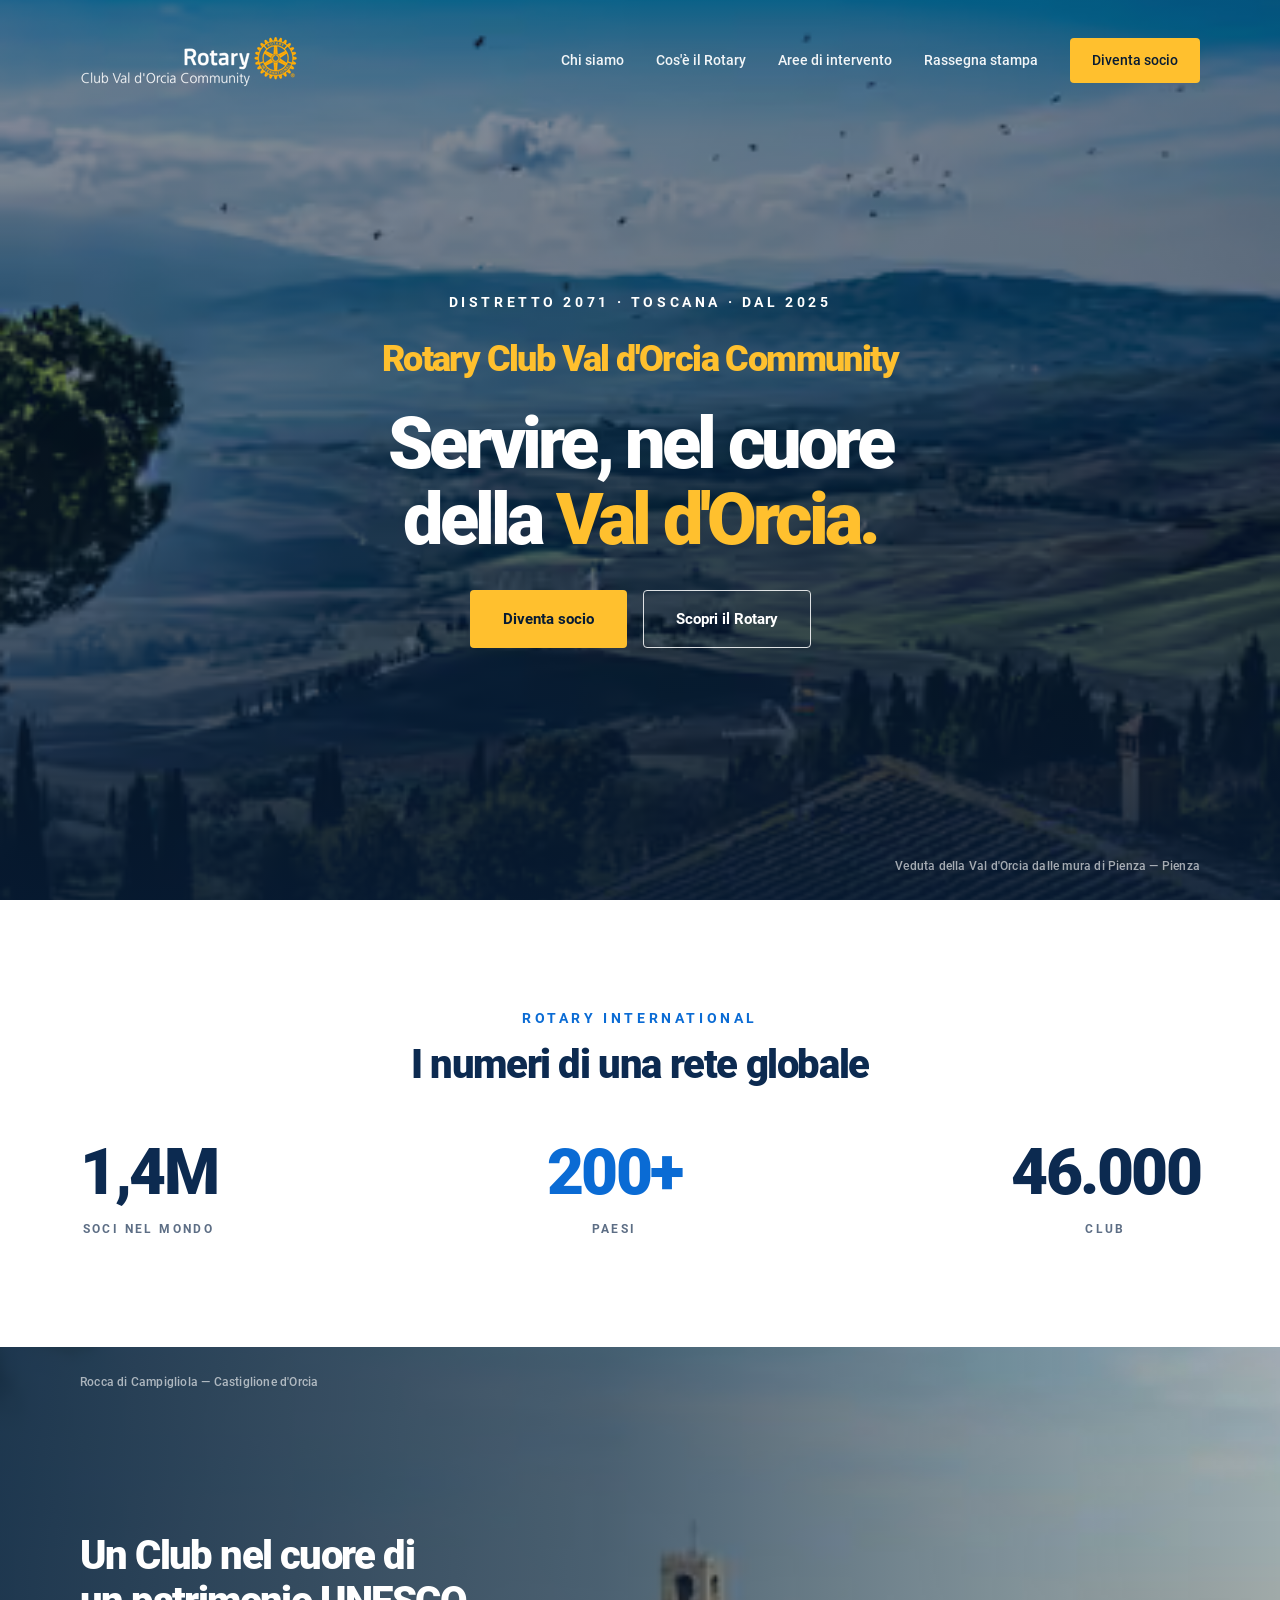
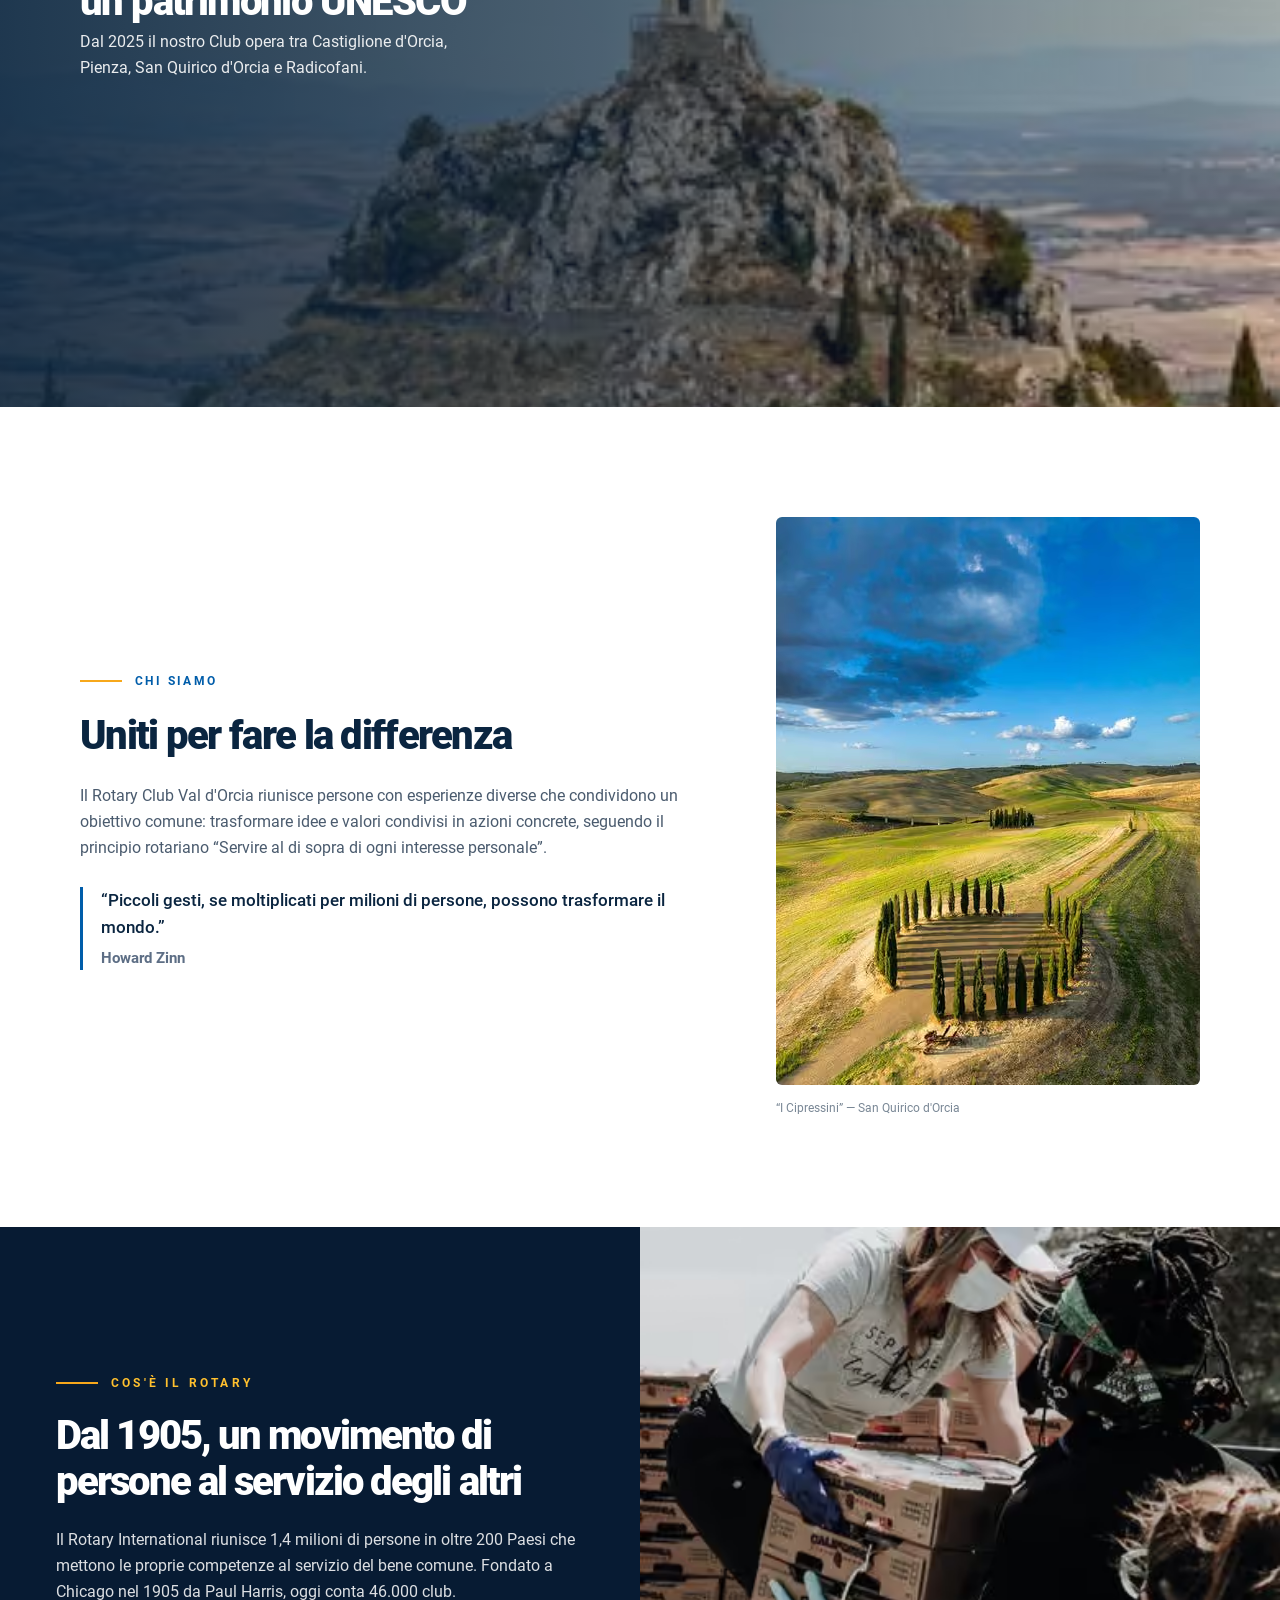
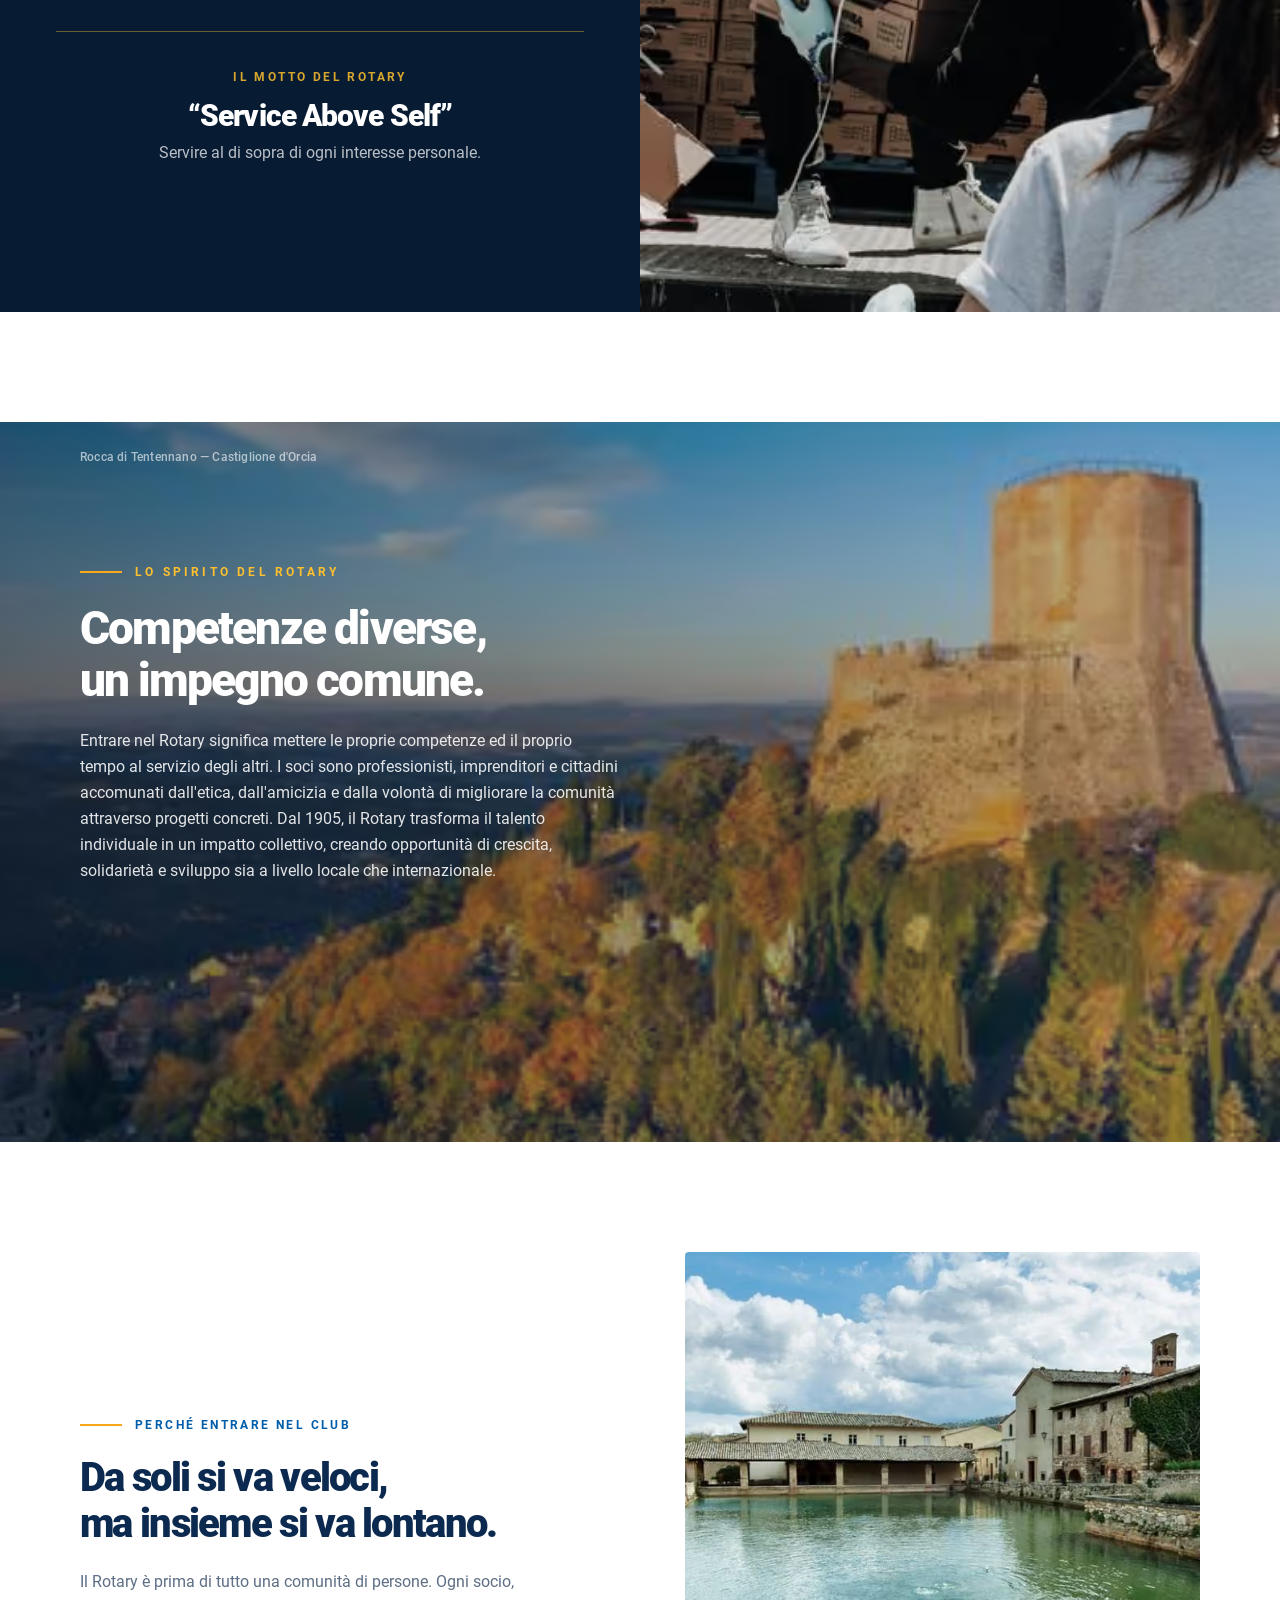
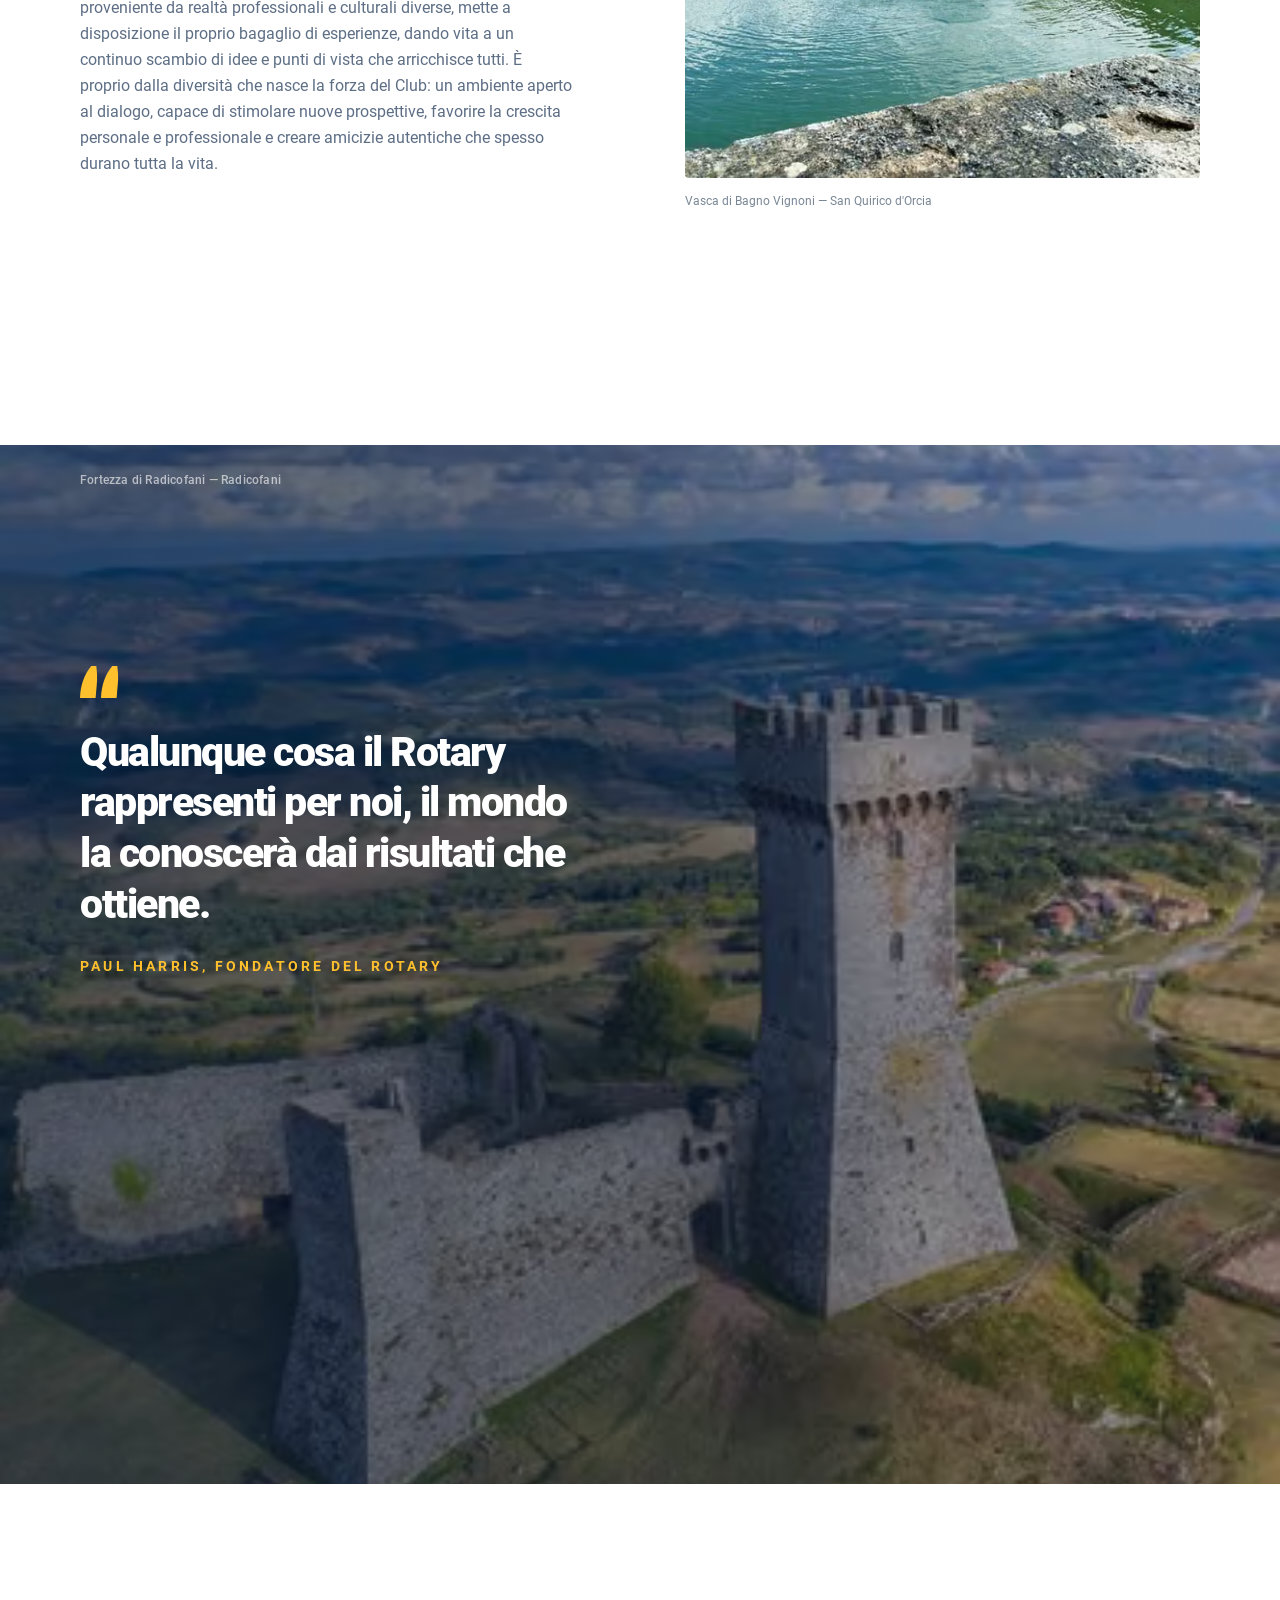
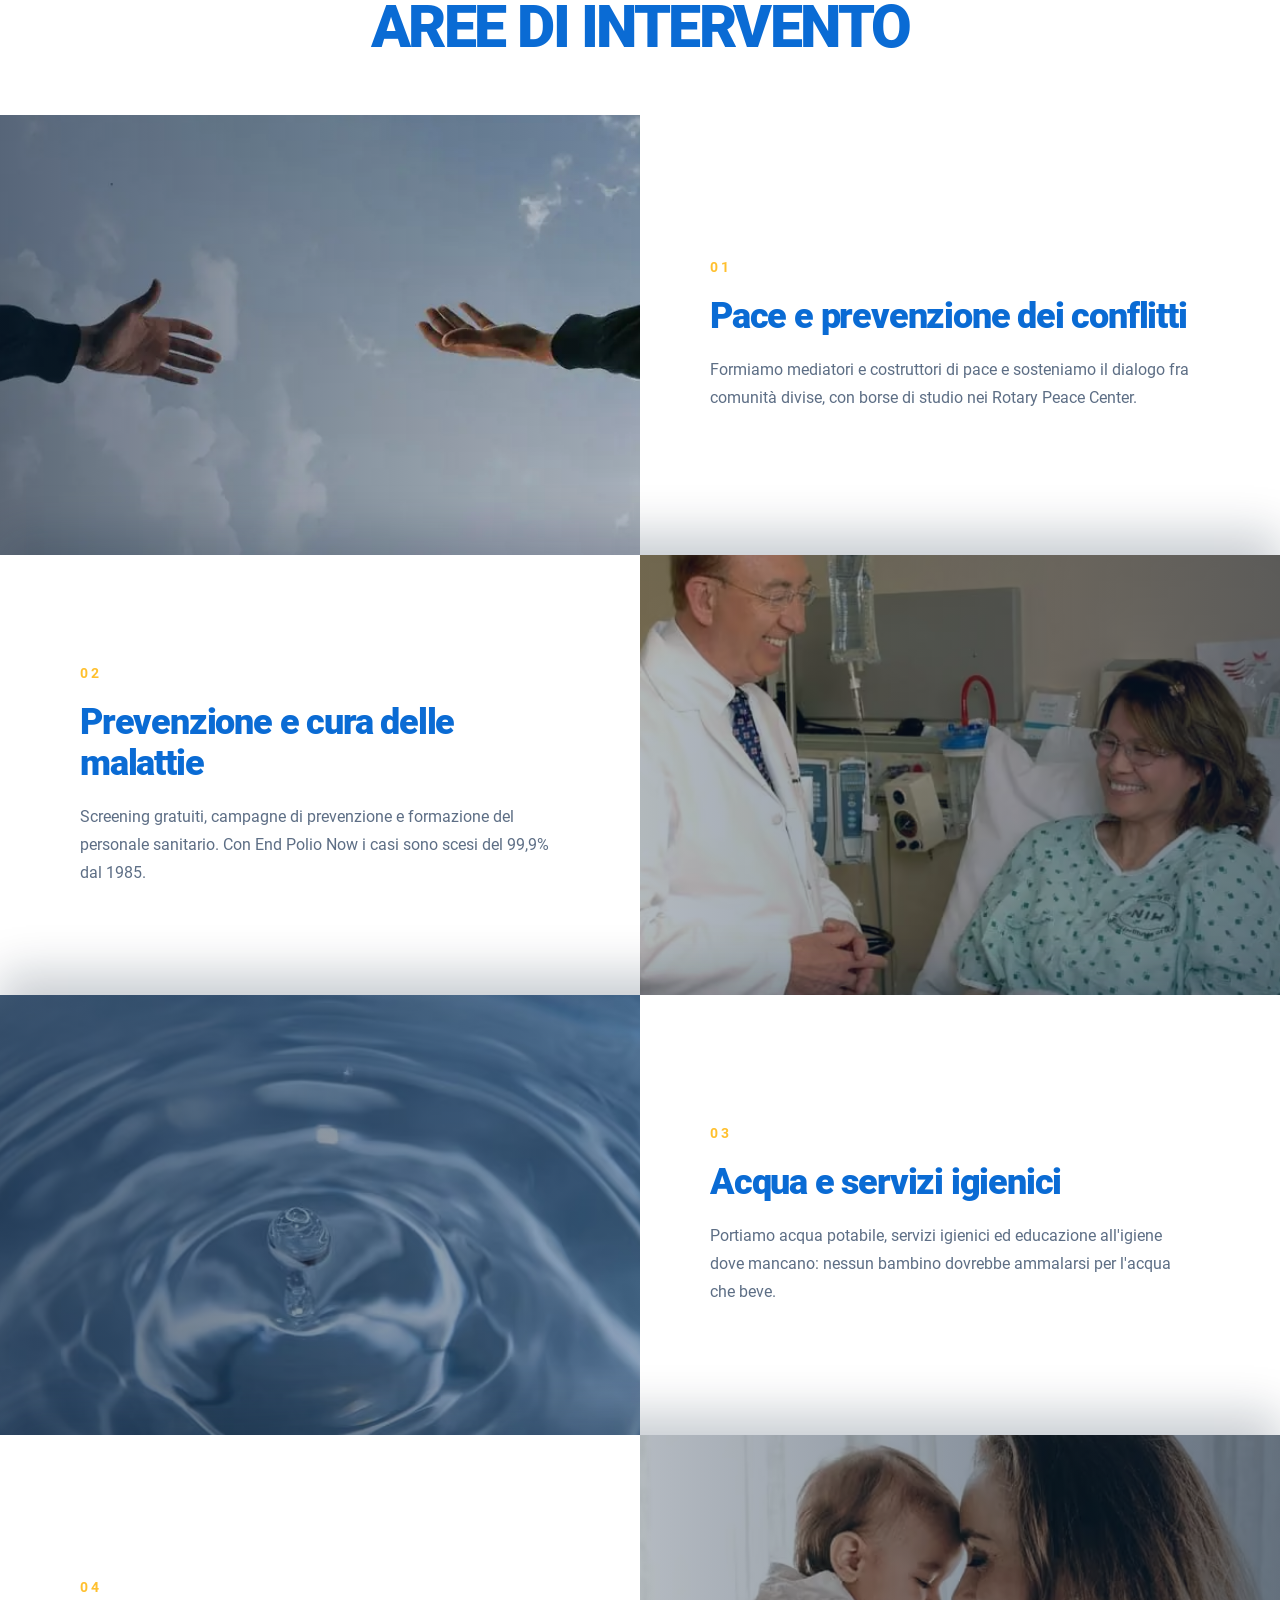
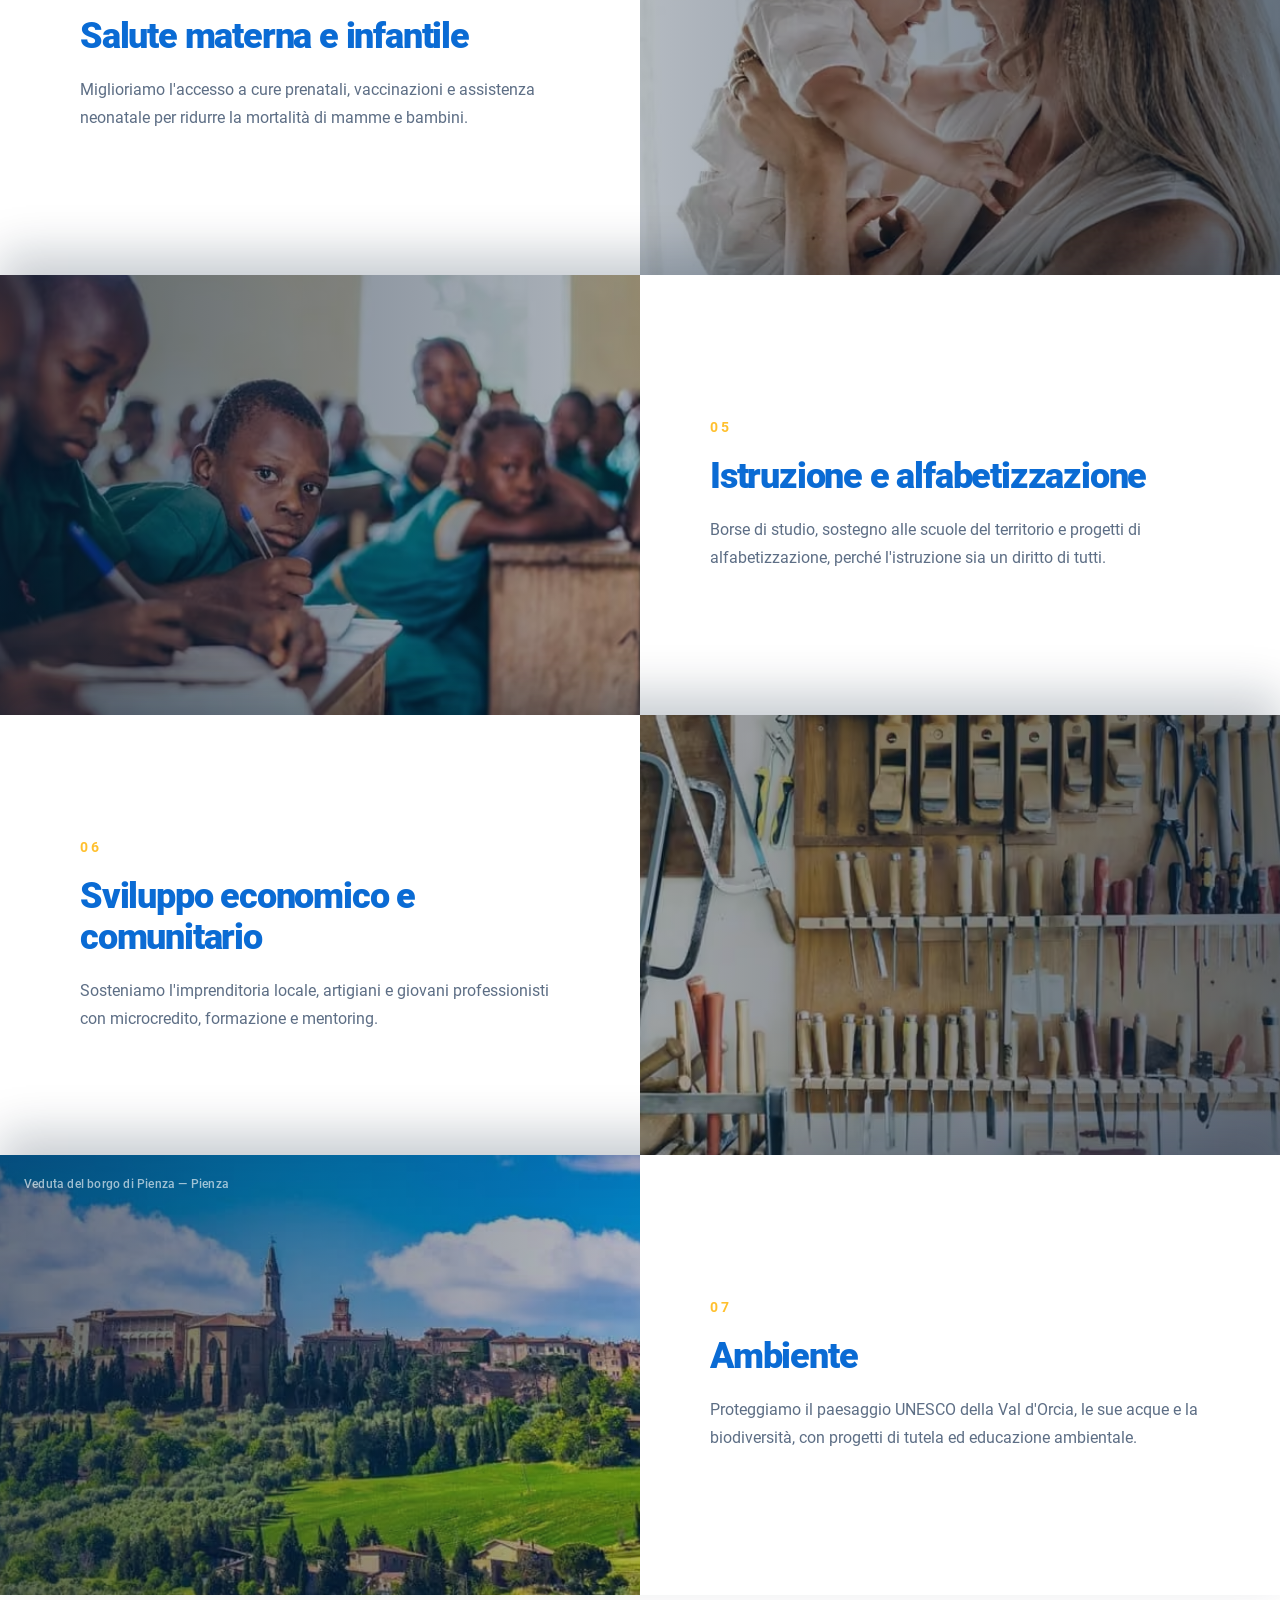
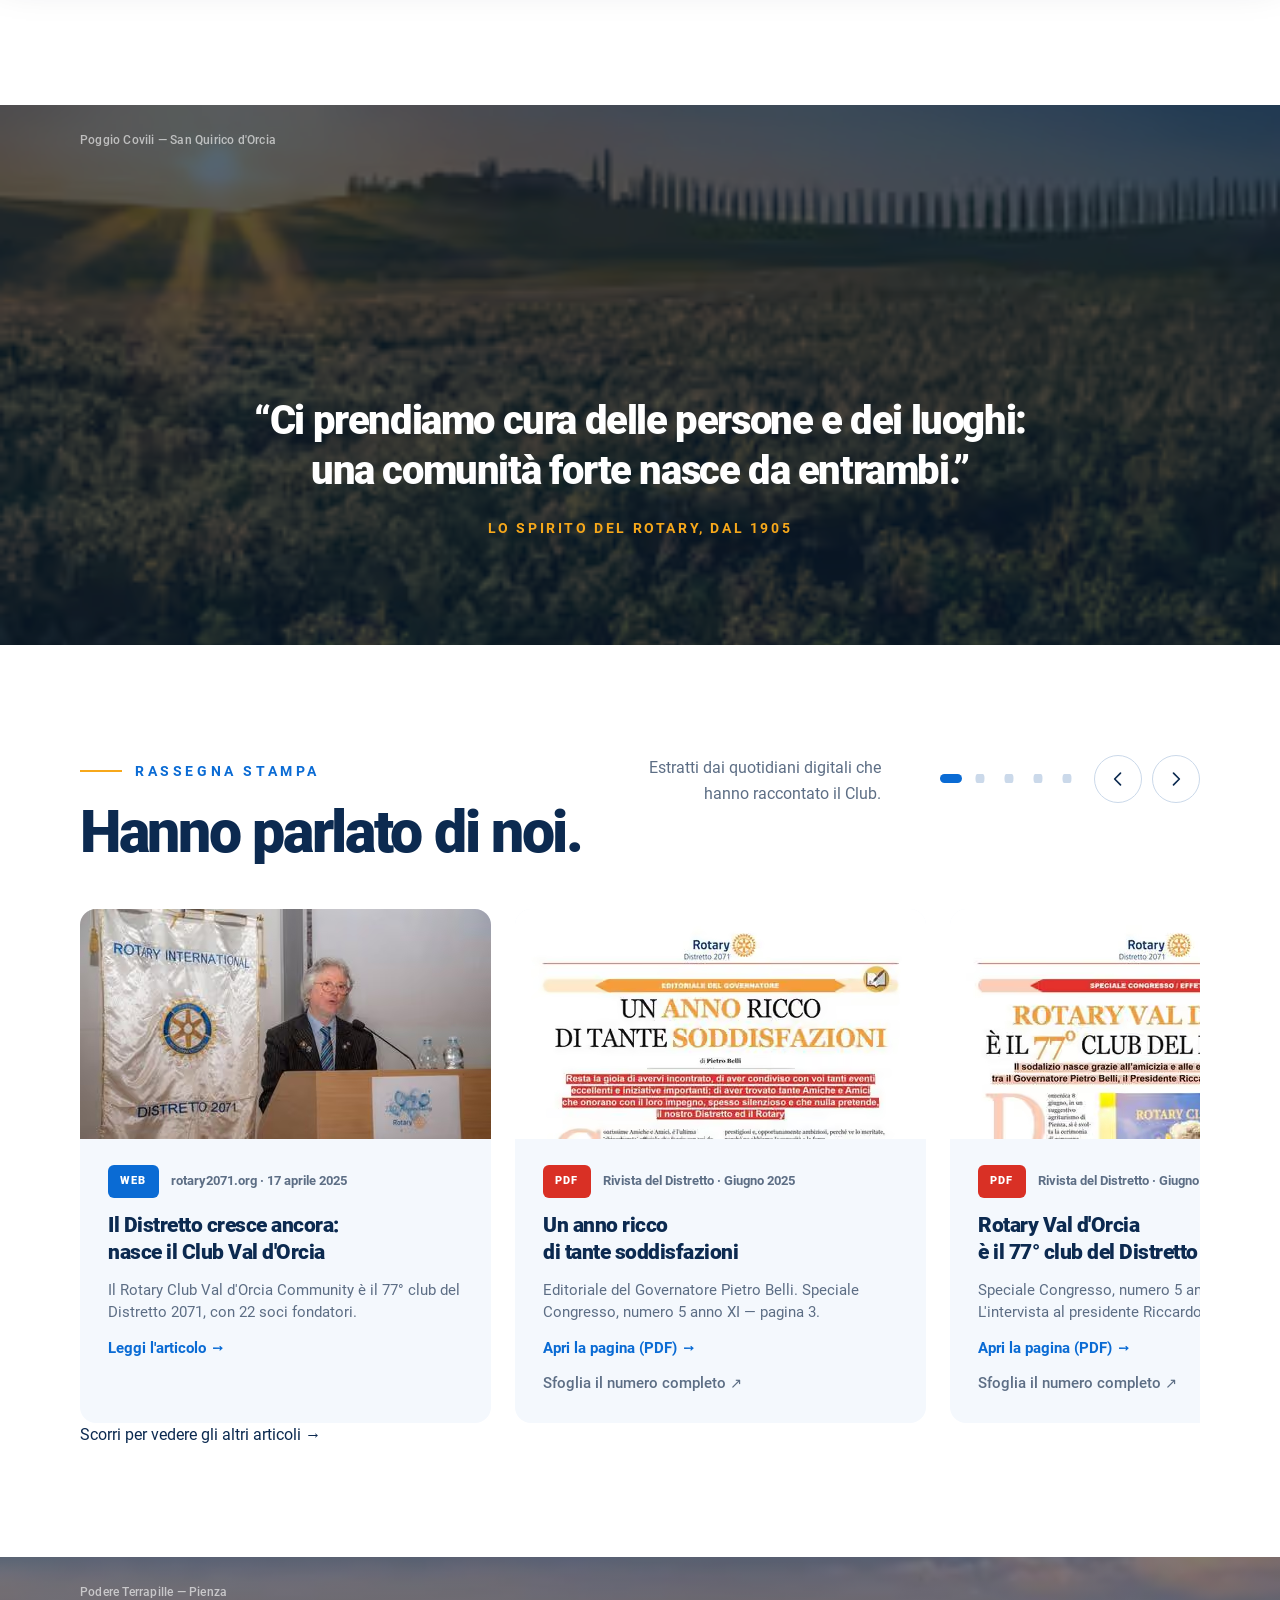
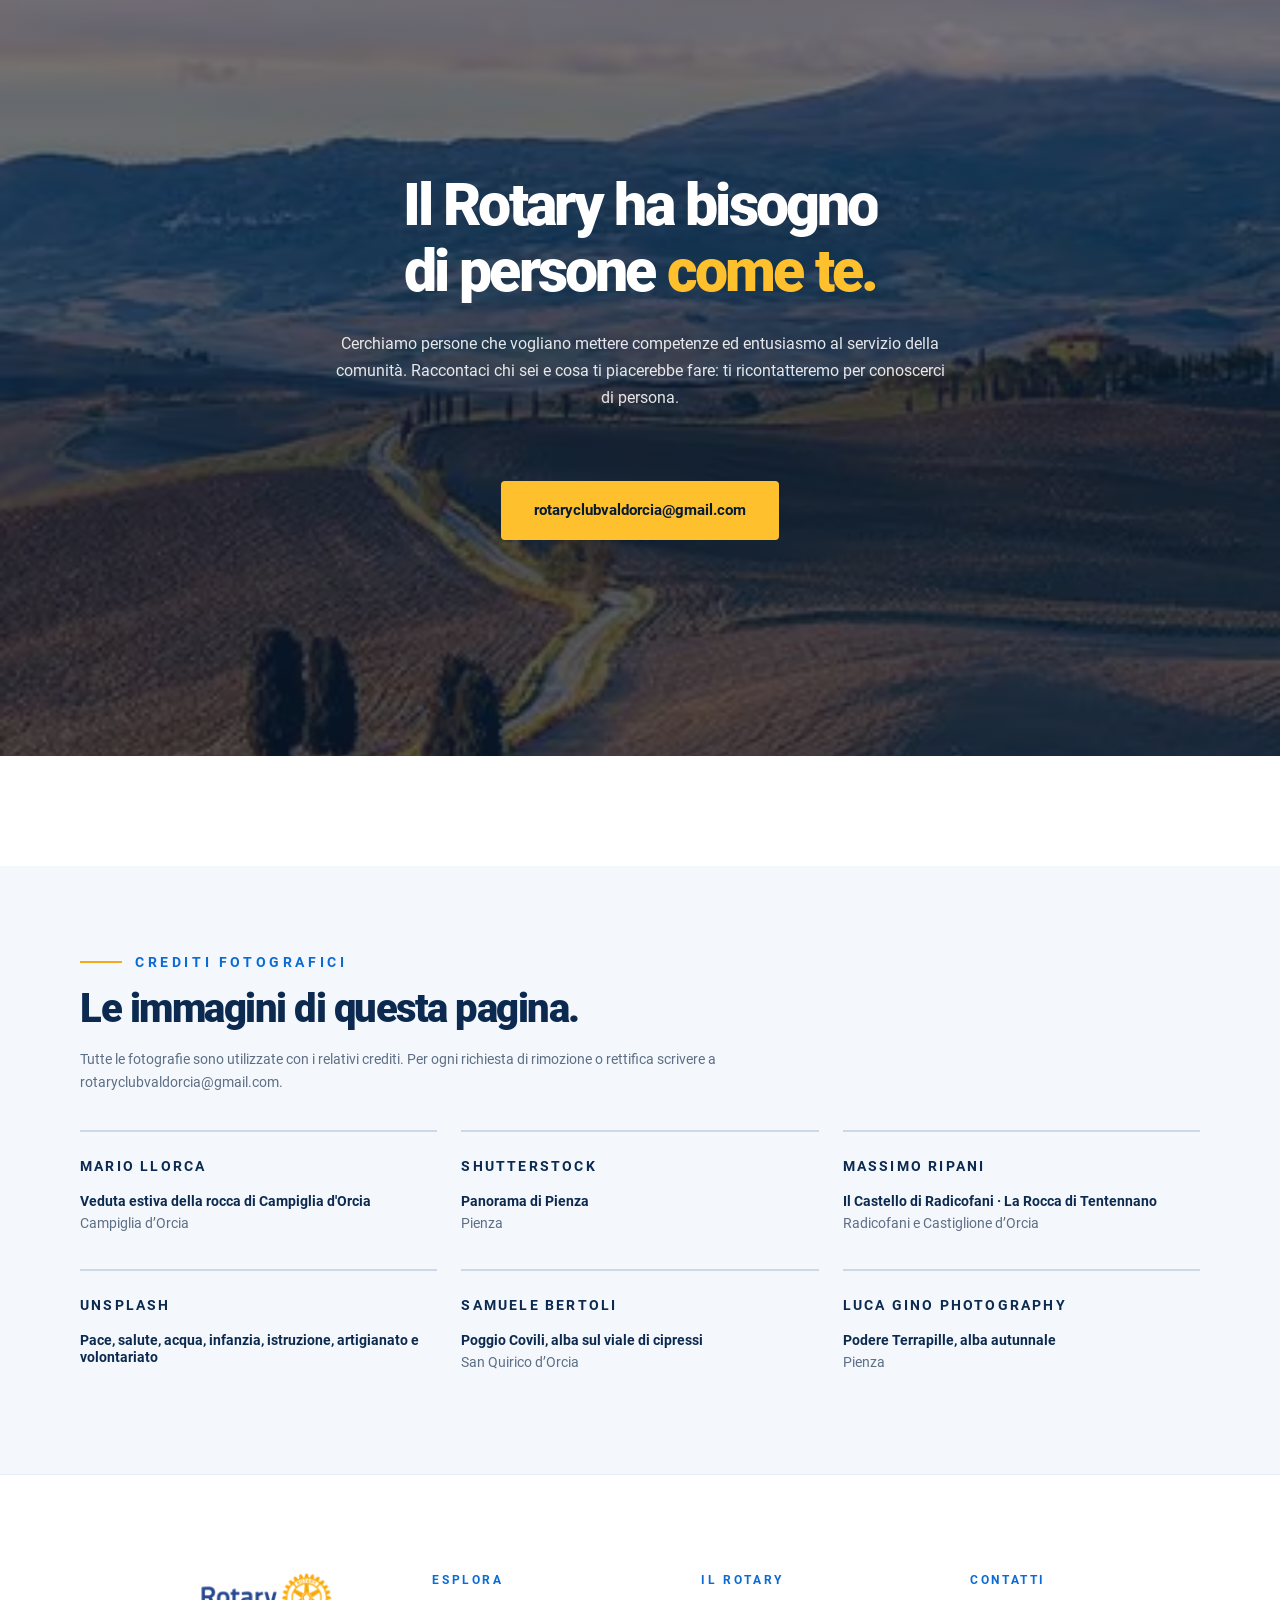
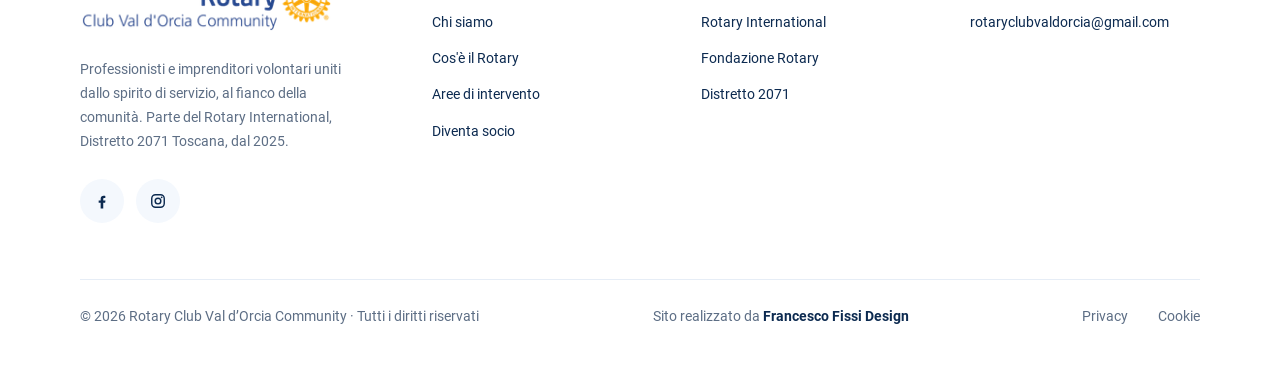
<file: index.html>
<!DOCTYPE html>
<html lang="it">
<head>
<meta charset="UTF-8">
<meta name="viewport" content="width=device-width, initial-scale=1.0">

<title>Rotary Club Val d'Orcia Community</title>
<meta name="description" content="Il Rotary Club Val d'Orcia Community, Distretto 2071 Toscana, fondato nel 2025 che realizza progetti e iniziative a favore della comunità della Val d'Orcia.">
<meta name="author" content="Rotary Club Val d'Orcia Community">
<meta name="robots" content="index,follow,max-image-preview:large,max-snippet:-1">
<meta name="geo.region" content="IT-SI">
<meta name="geo.placename" content="Val d'Orcia, Siena">
<link rel="canonical" href="https://www.rotaryclubvaldorcia.it/">
<meta name="theme-color" content="#071B33">

<!-- Sicurezza: CSP anche via meta, così vale su qualunque hosting.
     Le direttive frame-ancestors / HSTS richiedono header HTTP veri, che
     GitHub Pages non consente di impostare: vedi il punto 4 del README. -->
<meta http-equiv="Content-Security-Policy" content="default-src 'self' file:; script-src 'self' file:; style-src 'self' 'unsafe-inline'; img-src 'self' data: file:; font-src 'self' file:; connect-src 'self'; object-src 'none'; base-uri 'self'; form-action 'self'; upgrade-insecure-requests">
<meta http-equiv="X-Content-Type-Options" content="nosniff">
<meta name="referrer" content="strict-origin-when-cross-origin">

<meta property="og:type" content="website">
<meta property="og:locale" content="it_IT">
<meta property="og:site_name" content="Rotary Club Val d'Orcia Community">
<meta property="og:title" content="Rotary Club Val d'Orcia Community">
<meta property="og:description" content="Il Rotary Club Val d'Orcia Community, Distretto 2071 Toscana, fondato nel 2025 che realizza progetti e iniziative a favore della comunità della Val d'Orcia.">
<meta property="og:url" content="https://www.rotaryclubvaldorcia.it/">
<meta property="og:image" content="https://www.rotaryclubvaldorcia.it/images/hero-1440.jpg">
<meta property="og:image:alt" content="Veduta della Val d'Orcia dalle mura di Pienza">
<meta name="twitter:card" content="summary_large_image">

<link rel="icon" href="favicon.ico" sizes="any">
<link rel="icon" type="image/png" sizes="32x32" href="favicon-32x32.png">
<link rel="icon" type="image/png" sizes="16x16" href="favicon-16x16.png">
<link rel="apple-touch-icon" sizes="180x180" href="apple-touch-icon.png">
<link rel="manifest" href="site.webmanifest">

<!-- Precarico l'immagine LCP solo in AVIF: type= scarta i formati non
     supportati, quindi due link farebbero scaricare due volte la stessa foto. -->
<link rel="preload" as="image" media="(min-width:861px)" href="images/hero-1440.avif" type="image/avif" imagesrcset="images/hero-800.avif 800w, images/hero-1440.avif 1440w, images/hero-2400.avif 2400w" imagesizes="100vw" fetchpriority="high">
<link rel="preload" as="image" media="(max-width:860px)" href="images/herom-780.avif" type="image/avif" imagesrcset="images/herom-390.avif 390w, images/herom-780.avif 780w" imagesizes="100vw" fetchpriority="high">
<link rel="preload" as="font" type="font/woff2" href="fonts/roboto-400.woff2" crossorigin>
<link rel="preload" as="font" type="font/woff2" href="fonts/roboto-900.woff2" crossorigin>
<style>@font-face{font-family:'Roboto';font-style:normal;font-weight:400;font-display:swap;src:url(fonts/roboto-400.woff2) format('woff2')}@font-face{font-family:'Roboto';font-style:normal;font-weight:500;font-display:swap;src:url(fonts/roboto-500.woff2) format('woff2')}@font-face{font-family:'Roboto';font-style:normal;font-weight:700;font-display:swap;src:url(fonts/roboto-700.woff2) format('woff2')}@font-face{font-family:'Roboto';font-style:normal;font-weight:900;font-display:swap;src:url(fonts/roboto-900.woff2) format('woff2')}@font-face{font-family:'Roboto';font-style:italic;font-weight:400;font-display:swap;src:url(fonts/roboto-400i.woff2) format('woff2')}@font-face{font-family:'Roboto ripiego';src:local('Arial'),local('Helvetica Neue'),local('Liberation Sans');ascent-override:92.7%;descent-override:24.4%;line-gap-override:0%;size-adjust:100.06%}:root{--navy:#071B33;--royal:#0C2A50;--azure:#0A6BD4;--blu:#005DAA;--gold:#FFC02E;--oro-filetto:#F7A81B;--ink:#5D6E85;--line:#E6EDF6;--mist:#F4F8FD;--grigio:#7A8896;--bordo:#CBD9EA;--frame:1440px;--pad:80px}*{box-sizing:border-box;margin:0;padding:0}html{scroll-behavior:smooth}body{font-family:'Roboto','Roboto ripiego',system-ui,-apple-system,"Segoe UI",sans-serif;color:var(--royal);background:#fff;line-height:1.5;-webkit-font-smoothing:antialiased;overflow-x:clip}@supports not (overflow-x:clip){body{overflow-x:hidden}}img{max-width:100%;display:block}a{color:inherit;text-decoration:none}section{scroll-margin-top:96px}.wrap{max-width:var(--frame);margin:0 auto;padding:0 var(--pad)}.sr-only{position:absolute;width:1px;height:1px;padding:0;margin:-1px;overflow:hidden;clip:rect(0 0 0 0);white-space:nowrap;border:0}#top-sentinel{position:absolute;top:0;left:0;width:1px;height:60px;pointer-events:none}.rv{opacity:0;transform:translate3d(0,26px,0);transition:opacity .9s cubic-bezier(.16,1,.3,1),transform .9s cubic-bezier(.16,1,.3,1)}.rv.in{opacity:1;transform:translate3d(0,0,0)}.rv-mask{clip-path:inset(0 0 106% 0);transition:opacity .9s cubic-bezier(.16,1,.3,1),transform .9s cubic-bezier(.16,1,.3,1),clip-path 1.05s cubic-bezier(.16,1,.3,1)}.rv-mask.in{clip-path:inset(-14% 0 -14% 0)}.zoom-in img{transform:scale(1.06);transition:transform 1.3s cubic-bezier(.16,1,.3,1)}.zoom-in.in img{transform:scale(1)}--corsa e' quanto il riquadro si sposta per ciascun verso. E' SIMMETRICA attorno all'inquadratura di progetto: a meta' traversata il trasferimento vale zero e la pagina e' identica al PDF. Vale il minore fra --su, --giu
   e un tetto di buon gusto, altrimenti la hero si muoverebbe di 600 px. */
   --su e --giu sono la GEOMETRIA: il margine che la fotografia porta sopra
   e sotto l'inquadratura di progetto. Non si toccano,li detta la foto. --d1 e --d2 sono i due estremi della corsa,misurati come scostamento dall'inquadratura del PDF. NEGATIVO = si guarda piu' in alto dentro la foto,cioe' il soggetto scende nel riquadro. Vanno da d1 (sezione che
   entra dal basso) a d2 (sezione che esce in alto), quindi d1 > d2.

   Il punto: gli estremi non devono stare a cavallo dello zero. Su
   Radicofani il margine esiste solo sopra, e una corsa da -55 a -160 tiene
   l'inquadratura sempre piu' bassa del progetto E si muove di 105 px. Con
   una corsa simmetrica avrei dovuto scegliere fra le due cose.            */
   --r1 e --r2 delimitano il tratto di traversata in cui la corsa si compie,
   in percentuale. Sono numeri senza unita' perche' li rilegge anche lo
   script di ripiego.                                                       */
.bg{--su:0px;--giu:0px;--d1:0px;--d2:0px;--r1:36;--r2:64}
/* La hero e' l'unica sezione gia' visibile al caricamento,quindi non ha un "ingresso dal basso":il suo tratto parte dal 50%,che e' esattamente la
   posizione in cui si trova a pagina ferma in cima. Cosi' la prima cosa che si vede e' l'inquadratura dei PDF,e scorrendo la fotografia scende. */  .hero-bg{--su:554px;--giu:665px;--d1:120px;--d2:665px;--r1:49;--r2:88}.panel-bg{--su:24px;--giu:276px;--d1:0px;--d2:0px}.spirito-bg{--su:179px;--giu:179px;--d1:0px;--d2:0px}.risultati-bg{--su:190px;--giu:0px;--d1:0px;--d2:0px}.q-bg{--su:180px;--giu:180px;--d1:-125px;--d2:-125px}.join-bg{--su:53px;--giu:90px;--d1:90px;--d2:78px}.bg{position:absolute;left:0;right:0;top:calc(var(--su) * -1);height:calc(100% + var(--su) + var(--giu));z-index:0;overflow:clip}.bg img{width:100%;height:100%;object-fit:cover;display:block}.scrim{position:absolute;inset:0;z-index:1}.hero,.panel,.spirito,.risultati,.quote,.join{isolation:isolate;position:relative;overflow:clip;view-timeline:--sez block}@supports not (overflow:clip){.hero,.panel,.spirito,.risultati,.quote,.join{overflow:hidden}}@keyframes rv-parallasse{from{transform:translate3d(0,calc(var(--d1) * -1),0)}to{transform:translate3d(0,calc(var(--d2) * -1),0)}}@keyframes rv-riga{from{transform:translate3d(0,-7%,0)}to{transform:translate3d(0,7%,0)}}@supports (animation-timeline:view()){.bg{animation:rv-parallasse linear both;animation-timeline:--sez;animation-range:cover 36% cover 64%}.hero-bg{animation-range:cover 49% cover 88%}.arow .media img{animation:rv-riga linear both;animation-timeline:view();animation-range:cover 36% cover 64%}}.hero .wrap,.panel .inner,.spirito .wrap,.risultati .wrap,.quote .wrap,.join .wrap{position:relative;z-index:2;width:100%}.cap{position:absolute;z-index:3;font-size:12px;font-weight:500;line-height:15px;color:rgba(255,255,255,.62);letter-spacing:.2px}.cap-tl{top:28px;left:calc(max(0px,(100% - var(--frame)) / 2) + var(--pad))}.cap-br{bottom:26px;right:calc(max(0px,(100% - var(--frame)) / 2) + var(--pad));text-align:right}.btn{display:inline-flex;align-items:center;justify-content:center;gap:9px;padding:17px 32px;border-radius:4px;font-weight:600;font-size:15px;border:1.5px solid transparent;cursor:pointer;transition:transform .22s ease,background .22s ease,box-shadow .22s ease}.btn-gold{background:var(--gold);color:var(--navy)}.btn-gold:hover{transform:translateY(-2px);box-shadow:0 14px 30px rgba(255,192,46,.3)}.btn-ghost{border-color:rgba(255,255,255,.85);color:#fff}.btn-ghost:hover{background:rgba(255,255,255,.12);transform:translateY(-2px)}.btn:focus-visible,a:focus-visible,button:focus-visible{outline:3px solid var(--gold);outline-offset:3px}.eyebrow{display:inline-flex;align-items:center;gap:13px;font-size:12px;font-weight:700;letter-spacing:3.2px;line-height:16px}.eyebrow.azure{font-size:14px;letter-spacing:3.6px}.eyebrow.blu{font-size:12px;letter-spacing:2.4px}.eyebrow::before{content:"";width:42px;height:2px;background:var(--oro-filetto);flex:none;transition:width .9s .15s cubic-bezier(.16,1,.3,1)}.eyebrow.rv::before{width:0}.eyebrow.rv.in::before{width:42px}.eyebrow.gold{color:var(--gold)}.oro{color:var(--gold)}.eyebrow.blu{color:var(--blu)}.eyebrow.azure{color:var(--azure)}header{position:fixed;top:0;left:0;right:0;z-index:60;padding:34px 0;color:#fff;transition:background .35s ease,box-shadow .35s ease,padding .35s ease}header .wrap{display:flex;align-items:center;justify-content:space-between;gap:24px}.logo img{height:53px;width:auto}.logo .blue{display:none}nav.links{display:flex;align-items:center;gap:32px}nav.links a{font-size:14px;font-weight:500;color:#fff;opacity:.94;transition:opacity .2s,color .2s}nav.links a:hover{opacity:1}.nav-cta{background:var(--gold);color:var(--navy)!important;padding:12px 22px;border-radius:4px;font-weight:600;font-size:13.5px;opacity:1!important;transition:transform .2s}.nav-cta:hover{transform:translateY(-2px)}header::before{content:"";position:absolute;inset:0;z-index:-1;opacity:0;transition:opacity .35s ease;background:rgba(255,255,255,.97)}header.stuck::before{opacity:1}header.stuck{box-shadow:0 1px 0 var(--line),0 8px 24px rgba(12,42,80,.07);padding:14px 0}header.stuck .logo .white{display:none}header.stuck .logo .blue{display:block}header.stuck nav.links a{color:var(--royal)}.burger{display:none;background:none;border:0;cursor:pointer;padding:8px}.burger span{display:block;width:24px;height:2px;background:#fff;margin:5px 0;transition:.3s}header.stuck .burger span{background:var(--royal)}.hero{height:940px;display:flex;align-items:center;justify-content:center;text-align:center;color:#fff}.hero .scrim{background:linear-gradient(180deg,rgba(7,27,51,.5) 0%,rgba(7,27,51,.56) 50%,rgba(7,27,51,.92) 100%)}.hero-inner{width:1180px;max-width:100%;margin:0 auto;display:flex;flex-direction:column;align-items:center;gap:26px}.kicker{font-size:14px;font-weight:700;letter-spacing:3.6px;color:#fff}.hero .club{font-size:40px;font-weight:900;letter-spacing:-1.6px;line-height:54px;color:var(--gold)}.hero h1{font-size:80px;font-weight:900;line-height:90px;letter-spacing:-3.8px}.hero-btns{display:flex;gap:16px;justify-content:center;flex-wrap:wrap;padding-top:6px}.stats{padding:110px 0;background:#fff}.stats-head{display:flex;flex-direction:column;align-items:center;text-align:center;gap:16px;margin-bottom:46px}.stats .eyebrow::before{display:none}.stats .stat{text-align:center}.stats-head h2{font-size:40px;font-weight:900;line-height:42px;letter-spacing:-1.4px;color:var(--royal)}.stats .row{display:flex;justify-content:space-between;gap:32px;flex-wrap:wrap}.stat b{display:block;font-size:64px;font-weight:900;letter-spacing:-2.5px;line-height:1.21;color:var(--royal)}.stat.alt b{color:var(--azure)}.stat b.counting{font-variant-numeric:tabular-nums}.stat span{display:block;margin-top:12px;font-size:11.5px;font-weight:700;line-height:1.21;letter-spacing:2.4px;color:var(--ink)}.panel{height:660px;display:flex;align-items:center;color:#fff;padding-bottom:140px}.panel .scrim{background:linear-gradient(90deg,rgba(10,37,64,.87) 0%,rgba(10,37,64,.60) 47%,rgba(10,37,64,0) 100%)}.panel .inner{max-width:var(--frame);margin:0 auto;width:100%;padding:0 var(--pad)}.panel .col{width:620px;max-width:100%;display:flex;flex-direction:column;gap:24px}.panel h2{font-size:40px;font-weight:900;line-height:45px;letter-spacing:-1.6px;max-width:467px}.panel h2 .dico::after{content:"\A";white-space:pre}.panel p{font-size:16px;line-height:26px;max-width:445px;color:rgba(255,255,255,.9);margin-top:-20px}.panel p .acapo::before{content:"\A";white-space:pre}.about{padding:110px 0;background:#fff}.about .wrap{padding:0 160px}.about .grid{display:grid;grid-template-columns:540px 484px;gap:96px;align-items:center}.about h2{font-size:40px;font-weight:900;line-height:45px;letter-spacing:-1.7px;color:#0A2540;margin:24px 0}.about p{color:#4A5B6E;font-size:16px;line-height:26px}.pull{display:flex;flex-direction:column;gap:6px;margin-top:26px;padding-left:18px;border-left:3px solid var(--blu)}.pull q{display:block;font-weight:500;font-size:17px;line-height:27px;color:#0A2540;quotes:none}.pull cite{font-style:normal;font-weight:600;font-size:15px;color:var(--ink)}.about figure img{width:484px;max-width:100%;height:568px;object-fit:cover;border-radius:6px}.about figcaption{margin-top:14px;font-size:12px;color:var(--grigio)}.rotary{display:grid;grid-template-columns:720px 1fr;min-height:680px;background:var(--navy)}.rotary .col{padding:104px 80px;display:flex;flex-direction:column;justify-content:center;gap:22px;color:#fff}.rotary h2{font-size:40px;font-weight:900;line-height:45px;letter-spacing:-1.9px}.rotary p{font-size:16px;line-height:26px;color:rgba(255,255,255,.86)}.rotary .motto{border-top:1px solid rgba(255,192,46,.4);padding-top:26px;margin-top:4px;text-align:center}.rotary .motto .lbl{display:block;font-size:12px;font-weight:700;letter-spacing:2.4px;color:var(--gold);opacity:.85}.rotary .motto strong{display:block;margin-top:10px;font-size:30px;font-weight:900;letter-spacing:-.9px;line-height:36px}.rotary .motto span{display:block;margin-top:8px;font-size:16px;line-height:22px;color:rgba(255,255,255,.72)}.rotary .foto{position:relative;overflow:hidden}.rotary .foto img{width:100%;height:100%;object-fit:cover}.spirito{min-height:720px;display:flex;align-items:flex-start;color:#fff;padding:142px 0 60px}.spirito .scrim{background:linear-gradient(90deg,rgba(7,27,51,.56) 0%,rgba(21,81,153,.258) 100%)}.spirito .col{max-width:700px;display:flex;flex-direction:column;align-items:flex-start;gap:22px}.spirito h2{font-size:50px;font-weight:900;line-height:54px;letter-spacing:-1.8px}.spirito p,.panel p,.about p,.rotary p,.perche p,.arow p,.join p,.press .note{text-wrap:pretty}.spirito p{font-size:16px;line-height:26px;color:rgba(255,255,255,.88);max-width:540px}.perche{padding:0;background:#fff}.perche .grid{display:grid;grid-template-columns:560px 640px;gap:80px;align-items:center;min-height:683px}.perche figure{align-self:start}.perche h2{font-size:40px;font-weight:900;line-height:45px;letter-spacing:-1.7px;color:var(--royal);margin:22px 0}.perche p{font-size:16px;line-height:26px;color:var(--ink);max-width:493px}.perche figure img{width:100%;height:654px;object-fit:cover;border-radius:4px;display:block}.perche figcaption{margin-top:14px;font-size:12px;color:var(--grigio)}.risultati{min-height:1039px;display:flex;align-items:flex-start;color:#fff;padding:231px 0 220px}.risultati .scrim{background:linear-gradient(255deg,rgba(7,27,51,.22) 0%,rgba(7,27,51,.57) 50%,rgba(7,27,51,.66) 100%)}.risultati .col{max-width:1253px;display:flex;flex-direction:column;align-items:flex-start;text-align:left;gap:26px}.risultati .virg{height:25px;color:var(--gold)}.risultati .virg svg{display:block;width:41px;height:32px;margin-top:-10px;fill:currentColor}.risultati blockquote{font-size:40px;font-weight:900;line-height:45px;letter-spacing:-1.5px;quotes:none;max-width:495px}.risultati .firma{font-size:14px;font-weight:700;letter-spacing:3.2px;color:var(--gold)}.areas-head{padding:110px 0 55px;text-align:center}.areas-head h2{font-size:64px;font-weight:900;line-height:1.21;letter-spacing:-2.5px;color:var(--azure)}#aree{position:relative}.arow{position:sticky;top:var(--barra,78px);background:#fff;box-shadow:0 -22px 44px rgba(7,27,51,.22)}.arow:first-of-type{box-shadow:none}.arow:nth-of-type(1){z-index:1}.arow:nth-of-type(2){z-index:2}.arow:nth-of-type(3){z-index:3}.arow:nth-of-type(4){z-index:4}.arow:nth-of-type(5){z-index:5}.arow:nth-of-type(6){z-index:6}.arow:nth-of-type(7){z-index:7}.arow{display:grid;grid-template-columns:720px 720px;justify-content:center;min-height:440px}.arow .media{position:relative;overflow:clip;min-height:440px}.arow .media img{position:absolute;top:-10%;left:0;width:100%;height:120%;object-fit:cover}.arow .media::after{content:"";position:absolute;inset:0}.arow:nth-of-type(1) .media::after{background:linear-gradient(90deg,rgba(7,27,51,.5),rgba(7,27,51,0))}.arow:nth-of-type(2) .media::after{background:linear-gradient(90deg,rgba(7,27,51,.31),rgba(7,27,51,.57))}.arow:nth-of-type(3) .media::after{background:linear-gradient(90deg,rgba(7,27,51,.62),rgba(7,27,51,.3))}.arow:nth-of-type(4) .media::after{background:linear-gradient(90deg,rgba(7,27,51,.3),rgba(7,27,51,.62))}.arow:nth-of-type(5) .media::after{background:linear-gradient(90deg,rgba(7,27,51,.62),rgba(7,27,51,.3))}.arow:nth-of-type(6) .media::after{background:linear-gradient(90deg,rgba(7,27,51,.3),rgba(7,27,51,.62))}.arow:nth-of-type(7) .media::after{background:linear-gradient(90deg,rgba(7,27,51,.62),rgba(7,27,51,.3))}.arow .body{display:flex;flex-direction:column;justify-content:center;gap:18px;padding:60px 80px 60px 70px}.arow:nth-of-type(even) .body{padding:60px 70px 60px 80px}.arow .num{font-size:14px;font-weight:700;letter-spacing:2.8px;color:var(--gold)}.arow h3{font-size:40px;font-weight:900;letter-spacing:-1.2px;line-height:44px;color:var(--azure)}.arow p{font-size:16px;line-height:28px;color:var(--ink);max-width:560px}.arow .cap{color:rgba(255,255,255,.62)}.arow .cap-tl{top:22px;left:24px}.gap{height:110px}.quote{height:540px;display:flex;align-items:flex-start;justify-content:center;text-align:center;color:#fff;background:#0A2540;padding:291px 0 106px}.quote .scrim{background:rgba(10,31,51,.68)}.quote blockquote{font-size:40px;font-weight:900;line-height:50px;letter-spacing:-1.4px;max-width:860px;margin:0 auto;quotes:none}.quote .src{margin-top:22px;font-size:14px;font-weight:600;letter-spacing:2.6px;color:#F7A81B}.press{background:#fff;padding:110px 0}.press .head{display:flex;justify-content:space-between;align-items:flex-start;gap:40px;margin-bottom:44px}.press h2{font-size:64px;font-weight:900;line-height:1.21;letter-spacing:-2.3px;margin-top:20px;color:var(--royal)}.press .note{font-size:16px;line-height:26px;color:var(--ink);text-align:right;max-width:240px}.press .comandi{display:flex;align-items:center;gap:16px;flex:none}.dots{display:flex;align-items:center;gap:7px}.dots i{width:22px;height:9px;border-radius:5px;background:var(--bordo);transform:scaleX(.409);transform-origin:center;transition:transform .3s cubic-bezier(.22,.75,.3,1),background .3s}.dots i.on{transform:none;background:var(--azure)}.frecce{display:flex;gap:10px}.frecce button{width:48px;height:48px;border-radius:24px;border:1.5px solid var(--bordo);background:#fff;display:flex;align-items:center;justify-content:center;cursor:pointer;color:var(--royal);transition:border-color .2s,background .2s,transform .2s}.frecce button:hover{border-color:var(--azure);color:var(--azure);transform:translateY(-2px)}.frecce svg{width:20px;height:20px}.press .viewport{overflow:hidden}.press .track{display:flex;gap:24px;will-change:transform}.pcard{flex:0 0 411px;background:var(--mist);border-radius:16px;overflow:hidden;display:flex;flex-direction:column}.pcard .thumb{width:100%;height:230px;object-fit:cover}.pcard .body{padding:26px 28px 28px;display:flex;flex-direction:column;gap:14px;flex:1}.pcard .meta{display:flex;align-items:center;gap:12px}.badge{color:#fff;font-size:11px;font-weight:900;letter-spacing:1.2px;padding:8px 12px;border-radius:6px}.badge.pdf{background:#D93025}.badge.web{background:var(--azure)}.pcard .src{font-size:12.5px;font-weight:600;color:var(--ink)}.pcard h3{font-size:21px;font-weight:900;line-height:27px;letter-spacing:-.5px;color:var(--royal)}.pcard p{font-size:14.5px;line-height:22px;color:var(--ink)}.pcard .lk{display:inline-flex;align-items:center;gap:9px;font-size:14.5px;font-weight:600;color:var(--azure)}.pcard .lk.alt{color:var(--ink);font-weight:500}.pcard .lk:hover{text-decoration:underline}.join{min-height:799px;display:flex;align-items:center;text-align:center;color:#fff;padding:150px 0}.join .scrim{background:linear-gradient(180deg,rgba(7,27,51,.5) 0%,rgba(7,27,51,.74) 55%,rgba(7,27,51,.66) 100%)}.join .wrap{display:flex;flex-direction:column;align-items:center;gap:26px}.join h2{font-size:64px;font-weight:900;line-height:67px;letter-spacing:-2.8px}.join p{font-size:16px;line-height:27px;max-width:620px;color:rgba(255,255,255,.88)}.join .lbl{font-size:12px;font-weight:700;letter-spacing:2.8px;color:var(--gold)}.credits{background:var(--mist);padding:80px 0 90px}.credits h2{font-size:40px;font-weight:900;line-height:1.21;letter-spacing:-1.5px;margin:16px 0;color:var(--royal)}.credits .intro{font-size:14px;line-height:23px;color:var(--ink);max-width:760px}.credits .grid{display:grid;grid-template-columns:repeat(3,1fr);gap:24px;margin-top:36px}.ccol{border-top:2px solid var(--bordo);padding-top:26px;box-sizing:border-box}@media (min-width:1081px){.ccol{min-height:115px}}.ccol h4{font-size:14px;line-height:17px;font-weight:700;letter-spacing:2.2px;color:var(--royal);margin-bottom:18px}.ccol b{display:block;font-size:14px;line-height:17px;font-weight:600;color:var(--royal);max-width:340px}.ccol span{display:block;font-size:14px;line-height:20px;color:var(--ink);margin-top:3px;max-width:340px}.ccol a{color:var(--azure)}footer{background:#fff;border-top:1px solid var(--line);padding:96px 0 44px}.f-top{display:grid;grid-template-columns:400px 1fr 1fr 300px;gap:60px}.f-brand img{height:60px;width:auto;margin-bottom:26px}.f-brand p{font-size:14px;line-height:24px;color:var(--ink);max-width:380px}.social{display:flex;gap:12px;margin-top:26px}.social a{width:44px;height:44px;border-radius:50%;background:var(--mist);display:flex;align-items:center;justify-content:center;color:var(--royal);transition:background .2s,transform .2s}.social a:hover{background:#e2ecf9;transform:translateY(-2px)}.social svg{width:20px;height:20px}.fcol h4{font-size:12px;font-weight:700;letter-spacing:2.6px;color:var(--azure);margin-bottom:22px}.fcol a,.fcol p{display:block;font-size:14px;color:var(--royal);margin-bottom:14px;line-height:1.6}.fcol a:hover{color:var(--azure)}.f-div{height:1px;background:var(--line);margin:56px 0 26px}.f-bot{display:flex;justify-content:space-between;align-items:center;gap:20px;flex-wrap:wrap;font-size:13.5px;color:var(--ink)}.f-bot .lks{display:flex;gap:30px}.f-bot .autore a{font-weight:600;color:var(--royal)}.f-bot .autore a:hover,.f-bot a:hover{color:var(--azure)}@media (max-width:1439px){.hero{height:auto;min-height:100vh;padding:170px 0 130px}.hero h1{font-size:clamp(38px,5.6vw,80px);line-height:1.06}.hero .club{font-size:clamp(22px,2.8vw,40px);line-height:1.15}.hero-inner{width:100%}.stats-head h2,.panel h2,.about h2,.rotary h2,.perche h2,.credits h2{font-size:clamp(26px,3.1vw,40px);line-height:1.16}.spirito h2{font-size:clamp(28px,3.6vw,50px);line-height:1.13}.areas-head h2,.press h2,.join h2{font-size:clamp(30px,4.6vw,64px);line-height:1.12}.risultati blockquote{font-size:clamp(24px,3.2vw,44px);line-height:1.24}.quote blockquote{font-size:clamp(22px,3.2vw,40px);line-height:1.26}.stat b{font-size:clamp(38px,5vw,64px)}.rotary{grid-template-columns:1fr 1fr}.rotary .col{padding:80px 56px}.about .wrap{padding:0 var(--pad)}.about .grid{grid-template-columns:1fr 424px;gap:64px}.about figure img{width:100%}.perche .grid{grid-template-columns:1fr 46%;gap:56px}.perche figure img{height:auto;aspect-ratio:640/654}.arow{grid-template-columns:1fr 1fr}.arow h3{font-size:clamp(24px,2.8vw,38px);line-height:1.16}.f-top{grid-template-columns:1.4fr 1fr 1fr 1.1fr}}@media (max-width:1080px){:root{--pad:48px}.about .grid,.perche .grid{grid-template-columns:1fr;gap:44px}.perche .grid{min-height:0}.perche{padding:80px 0}.perche figure{align-self:stretch}.perche p{max-width:none}.about figure img{height:auto;aspect-ratio:484/568}.credits .grid{grid-template-columns:1fr 1fr}.f-top{grid-template-columns:1fr 1fr;gap:44px}.f-brand{grid-column:1/-1}.rotary{grid-template-columns:1fr}.rotary .foto{min-height:320px}}@media (max-width:860px){:root{--pad:22px}header{padding:18px 0;background:transparent}header.stuck{padding:12px 0}.logo img{height:34px}nav.links{position:fixed;inset:0;background:#fff;flex-direction:column;align-items:stretch;gap:0;padding:88px 22px 32px;transform:translateX(100%);transition:transform .4s cubic-bezier(.2,.7,.2,1);overflow-y:auto}nav.links.open{transform:none}nav.links a{color:var(--royal)!important;font-size:17px;font-weight:600;padding:19px 0;border-bottom:1px solid var(--line);display:flex;justify-content:space-between;align-items:center}nav.links a::after{content:"→";color:var(--ink);opacity:.5;font-size:15px}nav.links .nav-cta{margin-top:26px;border-bottom:0;justify-content:center;padding:17px 20px}nav.links .nav-cta::after{content:""}.burger{display:block;z-index:70}.cap{font-size:10px;line-height:13px}.eyebrow{font-size:10px;letter-spacing:2.2px;line-height:13px;gap:10px}.eyebrow.azure,.eyebrow.blu{font-size:10px;letter-spacing:2.2px}.eyebrow::before{width:34px}.cap-tl{top:18px;left:22px}.hero .cap{left:22px;right:22px;text-align:right}.cap-br{bottom:18px;right:22px}.hero{min-height:0;height:601px;padding:120px 0 14px}.hero-inner{gap:45px}.kicker{font-size:10px;letter-spacing:2.6px}.hero .club{font-size:20px;line-height:21px;letter-spacing:-.2px}.hero h1{font-size:35px;line-height:37px;letter-spacing:-.9px}.hero-btns{flex-direction:column;align-items:center;width:128px;gap:12px;padding-top:10px}.hero-btns .btn{width:128px;height:53px;padding:0;font-size:15px;font-weight:600;line-height:21px;display:flex;align-items:center;justify-content:center}.stats{padding:50px 0;text-align:center}.stats-head{gap:12px;margin-bottom:30px;align-items:center}.stats-head h2{font-size:20px;line-height:23px;letter-spacing:0}.stats .eyebrow{font-size:10px;letter-spacing:2.6px;align-self:center}.stats .row{flex-direction:column;gap:30px;align-items:center}.stat{align-items:center;text-align:center}.stat b{font-size:36px;line-height:35px;letter-spacing:-1.1px}.stat span{font-size:10px;line-height:14px;letter-spacing:2.2px;margin-top:6px}.panel{height:auto;padding:72px 0}.bg{--su:0px;--giu:0px;--d1:0px;--d2:0px}.hero-bg{--su:0px;--giu:95px;--d1:95px;--d2:0px}.risultati-bg{--su:0px;--giu:0px;--d1:0px;--d2:0px}.join-bg{--su:60px;--giu:0px;--d1:-35px;--d2:-60px}.panel .scrim{background:linear-gradient(90deg,rgba(10,37,64,.87) 0%,rgba(10,37,64,.53) 51%,rgba(10,37,64,.05) 100%)}.panel h2{font-size:20px;line-height:24px;letter-spacing:0;max-width:188px}.panel h2 .dico::after{content:none}.panel h2 .dico::before{content:"\A";white-space:pre}.panel p{font-size:10px;line-height:14px;max-width:230px;margin-top:0}.panel p .acapo::before{content:none}.about{padding:50px 0 64px;text-align:center}.about .eyebrow{justify-content:center}.about h2{font-size:20px;line-height:24px;letter-spacing:0;margin:0}.about p{font-size:15px;line-height:21px}.about .grid{gap:22px}.about .grid>div{display:flex;flex-direction:column;align-items:stretch;gap:22px}.about .eyebrow{justify-content:flex-start;align-self:flex-start}.about h2,.about p{text-align:center}.about figcaption{text-align:left}.about .pull{text-align:left}.pull{text-align:left}.pull q{font-size:15px;line-height:21px;letter-spacing:-.2px}.pull cite{font-size:15px;line-height:20px;font-style:italic;font-weight:400}.about figcaption,.perche figcaption{font-size:10px;line-height:17px}.rotary{min-height:0;position:relative;display:block;background:none;isolation:isolate;overflow:hidden}.rotary .foto{position:absolute;inset:0;z-index:0;min-height:0}.rotary .foto img{width:100%;height:100%;object-fit:cover}.rotary .foto::after{content:"";position:absolute;inset:0;background:rgba(7,27,51,.72)}.rotary .col{position:relative;z-index:2}.rotary .col{padding:50px 22px;gap:14px}.rotary h2{font-size:20px;line-height:24px}.rotary h2{letter-spacing:0;max-width:300px}.rotary p{font-size:15px;line-height:21px;max-width:334px}.rotary .motto{padding-top:15px;margin-top:14px;border-top-color:#ffc02e}.rotary .motto strong{font-size:19px;line-height:24px;letter-spacing:-.4px;margin-top:6px}.rotary .motto span{font-size:12px;line-height:18px;margin-top:6px}.rotary .motto .lbl{font-size:9.5px;line-height:13px;letter-spacing:2.2px}.spirito{min-height:0;padding:50px 0}.spirito .scrim{background:rgba(7,27,51,.6)}.spirito .bg img{object-fit:cover;object-position:center}.spirito h2{font-size:20px;line-height:24px;letter-spacing:0}.spirito p{font-size:15px;line-height:21px;max-width:319px}.perche{padding:0 0 60px}.perche .grid{gap:20px}.perche .grid>div{display:flex;flex-direction:column;align-items:flex-start;gap:20px}.perche figure{margin:0}.perche+.gap{display:none}.perche figure img{height:250px;aspect-ratio:auto}.perche h2{font-size:20px;line-height:24px;letter-spacing:0;margin:0}.perche p{font-size:15px;line-height:21px}.risultati{min-height:408px;padding:70px 0;align-items:flex-start}.risultati .col{gap:20px;padding-left:0}.risultati .virg svg{width:22px;height:17px;margin-top:-5px}.risultati blockquote{font-size:20px;line-height:24px;letter-spacing:0;max-width:192px}.risultati .firma{font-size:10px;letter-spacing:3.2px}.risultati .firma{font-size:10px;letter-spacing:2.4px}.areas-head{padding:64px 0 30px}:root{--barra:58px}.areas-head{padding:64px 0 30px}.areas-head h2{font-size:25px;line-height:26px;letter-spacing:.5px}.arow,.arow:nth-of-type(even){grid-template-columns:1fr}.arow{min-height:0}.arow .media{min-height:210px;order:-1}.arow .media img{position:relative;top:0;height:210px}.arow .body,.arow:nth-of-type(even) .body{padding:26px 22px 34px;gap:12px}.arow p{max-width:346px}.arow h3{font-size:20px;line-height:21px;letter-spacing:.3px}.arow p{font-size:15px;line-height:20px}.arow .num{font-size:10px;line-height:14px}.gap{height:56px}.rv-mask{clip-path:none;opacity:0;transform:translate3d(0,18px,0);transition:opacity .8s cubic-bezier(.16,1,.3,1),transform .8s cubic-bezier(.16,1,.3,1)}.rv-mask.in{clip-path:none;opacity:1;transform:translate3d(0,0,0)}.quote{height:auto;padding:80px 0;align-items:center}.quote blockquote{font-size:15px;line-height:18px;letter-spacing:.3px}.quote .src{font-size:10px;line-height:15px;letter-spacing:2.2px;margin-top:18px}.press{padding:60px 0 64px}.press .head{flex-direction:column;gap:16px;margin-bottom:22px}.press h2{font-size:20px;line-height:23px;letter-spacing:-.5px;margin-top:10px}.press .note{display:none}.press .comandi{width:100%;justify-content:space-between}.press .frecce{display:none}.press .wrap{padding-right:0}.press .track{gap:14px}.pcard{flex:0 0 300px;border-radius:14px}.pcard .thumb{height:168px}.pcard .body{padding:18px 18px 20px;gap:9px}.pcard h3{font-size:20px;line-height:23px}.pcard p{font-size:15px;line-height:17px}.pcard .lk{font-size:12px}.badge{font-size:9px;padding:5px 8px}.pcard .src{font-size:10.5px}.press .aiuto{display:flex;gap:8px;align-items:center;margin-top:16px;font-size:11.5px;color:var(--ink);opacity:.75}.join{min-height:0;padding:90px 0}.join h2{font-size:20px;line-height:21px;letter-spacing:0}.join .lbl{line-height:13px;letter-spacing:2.6px}.join .btn{width:254px;height:31px;padding:0;font-size:15px;line-height:20px;display:inline-flex;align-items:center;justify-content:center}.join p{font-size:15px;line-height:21px;max-width:346px;margin-left:auto;margin-right:auto}.join .lbl{font-size:10px}.credits{padding:54px 0 58px}.credits h2{font-size:20px;line-height:24px;letter-spacing:.3px}.credits .intro{font-size:12px;line-height:18px}.credits .grid{grid-template-columns:1fr;gap:0;margin-top:18px}.ccol{padding-top:14px;margin-top:14px;box-sizing:border-box}.ccol h4{font-size:10px;line-height:13px;letter-spacing:2.2px;margin-bottom:12px}.ccol b{font-size:10px;line-height:17px;max-width:none}.ccol span{font-size:10px;line-height:16px;margin-top:0;max-width:none}footer{padding:56px 0 34px}.f-top{grid-template-columns:1fr 1fr;gap:26px 20px}.f-top>.f-brand{grid-column:1/-1}.f-top>*:nth-child(4){grid-column:1/-1}.f-brand{grid-column:1/-1}.f-brand img{height:39px;margin-bottom:16px}.f-brand p{font-size:14px;line-height:24px}.fcol h4{font-size:10.5px;margin-bottom:12px}.fcol a,.fcol p{font-size:14.5px;margin-bottom:12px}.fcol.contatti{grid-column:1/-1}.f-div{margin:26px 0 18px}.f-div{margin:26px 0 16px}.f-bot{flex-direction:column;align-items:center;text-align:center;gap:16px;font-size:10px}.f-bot .lks{order:1;gap:8px}.f-bot .lks a:first-child::after{content:"\00B7";margin-left:8px;color:var(--grigio)}.f-bot>span{order:2}.f-bot .autore{order:3}}@media (max-width:560px){.press .wrap{padding-right:0}}@media (prefers-reduced-motion:reduce){html{scroll-behavior:auto}nav.links{transition:none}}@media print{header,.hero-btns,.frecce{display:none}body{color:#000}}</style>
<noscript><style>.rv,.rv-mask,.zoom-in img{opacity:1!important;transform:none!important;clip-path:none!important}.eyebrow.rv::before{width:42px!important}</style></noscript>

<script type="application/ld+json">
{
  "@context": "https://schema.org",
  "@type": "NGO",
  "@id": "https://www.rotaryclubvaldorcia.it/#organizzazione",
  "name": "Rotary Club Val d'Orcia Community",
  "alternateName": ["Rotary Club Val d'Orcia", "Rotary Val d'Orcia", "Rotary Valdorcia"],
  "url": "https://www.rotaryclubvaldorcia.it/",
  "logo": "https://www.rotaryclubvaldorcia.it/images/logo-blue.png",
  "image": "https://www.rotaryclubvaldorcia.it/images/hero-1440.jpg",
  "description": "Il Rotary Club Val d'Orcia Community, Distretto 2071 Toscana, fondato nel 2025 che realizza progetti e iniziative a favore della comunità della Val d'Orcia.",
  "email": "rotaryclubvaldorcia@gmail.com",
  "foundingDate": "2025",
  "areaServed": { "@type": "Place", "name": "Val d'Orcia, Siena, Toscana, Italia" },
  "address": { "@type": "PostalAddress", "addressLocality": "San Quirico d'Orcia", "addressRegion": "SI", "addressCountry": "IT" },
  "parentOrganization": { "@type": "NGO", "name": "Rotary International", "url": "https://www.rotary.org/" },
  "memberOf": { "@type": "NGO", "name": "Rotary International Distretto 2071", "url": "https://www.rotary2071.org/" },
  "sameAs": [
    "https://www.facebook.com/profile.php?id=61577352394072",
    "https://www.instagram.com/rotaryclubvaldorcia/",
    "https://www.rotary2071.org/"
  ],
  "contactPoint": {
    "@type": "ContactPoint",
    "contactType": "richiesta di adesione",
    "email": "rotaryclubvaldorcia@gmail.com",
    "availableLanguage": "Italian"
  }
}
</script>
</head>
<body id="top">

<a class="sr-only" href="#main">Salta al contenuto</a>
<div id="top-sentinel" aria-hidden="true"></div>

<!-- ================= NAV ================= -->
<header id="hdr">
  <div class="wrap">
    <a class="logo" href="/" aria-label="Rotary Club Val d'Orcia Community — home">
      <img class="white" src="images/logo-white-237.png" srcset="images/logo-white-237.png 1x, images/logo-white.png 2x" width="237" height="53" alt="Rotary Club Val d'Orcia Community">
      <img class="blue"  src="images/logo-blue-262.png"  srcset="images/logo-blue-262.png 1x, images/logo-blue.png 2x"  width="262" height="62" alt="" aria-hidden="true">
    </a>
    <button class="burger" id="burger" aria-label="Apri il menu" aria-expanded="false" aria-controls="menu">
      <span></span><span></span><span></span>
    </button>
    <nav class="links" id="menu" aria-label="Navigazione principale">
      <a href="#chi-siamo">Chi siamo</a>
      <a href="#il-rotary">Cos'è il Rotary</a>
      <a href="#aree">Aree di intervento</a>
      <a href="#stampa">Rassegna stampa</a>
      <a class="nav-cta" href="#unisciti">Diventa socio</a>
    </nav>
  </div>
</header>

<main id="main">

<!-- ================= COPERTINA ================= -->
<section class="hero">
  <div class="bg hero-bg"><picture><source media="(max-width:860px)" type="image/avif" srcset="images/herom-390.avif 390w, images/herom-780.avif 780w" sizes="100vw"><source media="(max-width:860px)" type="image/webp" srcset="images/herom-390.webp 390w, images/herom-780.webp 780w" sizes="100vw"><source media="(max-width:860px)" srcset="images/herom-390.jpg 390w, images/herom-780.jpg 780w" sizes="100vw"><source type="image/avif" srcset="images/hero-800.avif 800w, images/hero-1440.avif 1440w, images/hero-2400.avif 2400w" sizes="100vw">
    <source type="image/webp" srcset="images/hero-800.webp 800w, images/hero-1440.webp 1440w, images/hero-2400.webp 2400w" sizes="100vw">
    <img src="images/hero-1440.jpg" srcset="images/hero-800.jpg 800w, images/hero-1440.jpg 1440w, images/hero-2400.jpg 2400w" sizes="100vw" width="1440" height="2159" fetchpriority="high" decoding="async" alt="Veduta della Val d'Orcia dalle mura di Pienza">
  </picture></div>
  <div class="scrim"></div>
  <div class="wrap">
    <div class="hero-inner">
      <span class="kicker">DISTRETTO 2071 · TOSCANA · DAL 2025</span>
      <p class="club">Rotary Club Val d'Orcia Community</p>
      <h1>Servire, nel cuore<br>della <span class="oro">Val d'Orcia.</span></h1>
      <div class="hero-btns">
        <a class="btn btn-gold" href="#unisciti">Diventa socio</a>
        <a class="btn btn-ghost" href="#il-rotary">Scopri il Rotary</a>
      </div>
    </div>
  </div>
  <span class="cap cap-br">Veduta della Val d'Orcia dalle mura di Pienza — Pienza</span>
</section>

<!-- ================= NUMERI ================= -->
<section class="stats" aria-label="Il Rotary International in numeri">
  <div class="wrap">
    <div class="stats-head">
      <span class="eyebrow azure rv">ROTARY INTERNATIONAL</span>
      <h2 class="rv">I numeri di una rete globale</h2>
    </div>
    <div class="row">
      <div class="stat rv"><b data-count="1.4" data-dec="1" data-suffix="M">1,4M</b><span>SOCI NEL MONDO</span></div>
      <div class="stat alt rv"><b data-count="200" data-suffix="+">200+</b><span>PAESI</span></div>
      <div class="stat rv"><b data-count="46000" data-group="1">46.000</b><span>CLUB</span></div>
    </div>
  </div>
</section>

<!-- ================= FASCIA UNESCO ================= -->
<section class="panel">
  <div class="bg panel-bg"><picture><source media="(max-width:860px)" type="image/avif" srcset="images/panel1m-390.avif 390w, images/panel1m-780.avif 780w" sizes="100vw"><source media="(max-width:860px)" type="image/webp" srcset="images/panel1m-390.webp 390w, images/panel1m-780.webp 780w" sizes="100vw"><source media="(max-width:860px)" srcset="images/panel1m-390.jpg 390w, images/panel1m-780.jpg 780w" sizes="100vw"><source type="image/avif" srcset="images/panel1-800.avif 800w, images/panel1-1280.avif 1280w" sizes="100vw">
    <source type="image/webp" srcset="images/panel1-800.webp 800w, images/panel1-1280.webp 1280w" sizes="100vw">
    <img src="images/panel1-1280.jpg" srcset="images/panel1-800.jpg 800w, images/panel1-1280.jpg 1280w" sizes="100vw" width="1280" height="853" loading="lazy" decoding="async" alt="La Rocca di Campigliola a Castiglione d'Orcia">
  </picture></div>
  <div class="scrim"></div>
  <span class="cap cap-tl">Rocca di Campigliola — Castiglione d'Orcia</span>
  <div class="inner">
    <div class="col">
      <h2 class="rv-mask">Un Club nel cuore <span class="dico">di</span> un patrimonio UNESCO</h2>
      <p class="rv">Dal 2025 il nostro Club opera tra Castiglione d'Orcia, <span class="acapo">Pienza,</span> San Quirico d'Orcia e Radicofani.</p>
    </div>
  </div>
</section>

<!-- ================= CHI SIAMO ================= -->
<section class="about" id="chi-siamo">
  <div class="wrap">
    <div class="grid">
      <div>
        <span class="eyebrow blu rv">CHI SIAMO</span>
        <h2 class="rv">Uniti per fare la differenza</h2>
        <p class="rv">Il Rotary Club Val d'Orcia riunisce persone con esperienze diverse che condividono un obiettivo comune: trasformare idee e valori condivisi in azioni concrete, seguendo il principio rotariano “Servire al di sopra di ogni interesse personale”.</p>
        <blockquote class="pull rv">
          <q>“Piccoli gesti, se moltiplicati per milioni di persone, possono trasformare il mondo.”</q>
          <cite>Howard Zinn</cite>
        </blockquote>
      </div>
      <figure class="rv zoom-in">
        <picture>
          <source type="image/avif" srcset="images/about-484.avif 484w, images/about-968.avif 968w" sizes="(max-width:1080px) 100vw, 484px">
          <source type="image/webp" srcset="images/about-484.webp 484w, images/about-968.webp 968w" sizes="(max-width:1080px) 100vw, 484px">
          <img src="images/about-484.jpg" srcset="images/about-484.jpg 484w, images/about-968.jpg 968w" sizes="(max-width:1080px) 100vw, 484px" width="484" height="568" loading="lazy" decoding="async" alt="I Cipressini, il gruppo di cipressi presso San Quirico d'Orcia">
        </picture>
        <figcaption>“I Cipressini” — San Quirico d'Orcia</figcaption>
      </figure>
    </div>
  </div>
</section>

<!-- ================= COS'È IL ROTARY ================= -->
<section class="rotary" id="il-rotary">
  <div class="col">
    <span class="eyebrow gold rv">COS'È IL ROTARY</span>
    <h2 class="rv">Dal 1905, un movimento di persone al servizio degli altri</h2>
    <p class="rv">Il Rotary International riunisce 1,4 milioni di persone in oltre 200 Paesi che mettono le proprie competenze al servizio del bene comune. Fondato a Chicago nel 1905 da Paul Harris, oggi conta 46.000 club.</p>
    <div class="motto rv">
      <span class="lbl">IL MOTTO DEL ROTARY</span>
      <strong>“Service Above Self”</strong>
      <span>Servire al di sopra di ogni interesse personale.</span>
    </div>
  </div>
  <div class="foto"><picture><source media="(max-width:860px)" type="image/avif" srcset="images2/rotarym-390.avif 390w, images2/rotarym-780.avif 780w" sizes="100vw"><source media="(max-width:860px)" type="image/webp" srcset="images2/rotarym-390.webp 390w, images2/rotarym-780.webp 780w" sizes="100vw"><source media="(max-width:860px)" srcset="images2/rotarym-390.jpg 390w, images2/rotarym-780.jpg 780w" sizes="100vw"><source type="image/avif" srcset="images2/rotary-800.avif 800w, images2/rotary-1440.avif 1440w" sizes="(max-width:1080px) 100vw, 50vw">
    <source type="image/webp" srcset="images2/rotary-800.webp 800w, images2/rotary-1440.webp 1440w" sizes="(max-width:1080px) 100vw, 50vw">
    <img src="images2/rotary-800.jpg" srcset="images2/rotary-800.jpg 800w, images2/rotary-1440.jpg 1440w" sizes="(max-width:1080px) 100vw, 50vw" width="800" height="756" loading="lazy" decoding="async" alt="Volontari Rotary al lavoro in un centro di raccolta">
  </picture></div>
</section>

<div class="gap"></div>

<!-- ================= LO SPIRITO DEL ROTARY ================= -->
<section class="spirito">
  <div class="bg spirito-bg"><picture><source media="(max-width:860px)" type="image/avif" srcset="images2/spiritom-390.avif 390w, images2/spiritom-780.avif 780w" sizes="100vw"><source media="(max-width:860px)" type="image/webp" srcset="images2/spiritom-390.webp 390w, images2/spiritom-780.webp 780w" sizes="100vw"><source media="(max-width:860px)" srcset="images2/spiritom-390.jpg 390w, images2/spiritom-780.jpg 780w" sizes="100vw"><source type="image/avif" srcset="images2/spirito-800.avif 800w, images2/spirito-1440.avif 1440w, images2/spirito-1920.avif 1920w" sizes="100vw">
    <source type="image/webp" srcset="images2/spirito-800.webp 800w, images2/spirito-1440.webp 1440w, images2/spirito-1920.webp 1920w" sizes="100vw">
    <img src="images2/spirito-1440.jpg" srcset="images2/spirito-800.jpg 800w, images2/spirito-1440.jpg 1440w, images2/spirito-1920.jpg 1920w" sizes="100vw" width="1440" height="1079" loading="lazy" decoding="async" alt="La Rocca di Tentennano a Castiglione d'Orcia">
  </picture></div>
  <div class="scrim"></div>
  <span class="cap cap-tl">Rocca di Tentennano — Castiglione d'Orcia</span>
  <div class="wrap">
    <div class="col">
      <span class="eyebrow gold rv">LO SPIRITO DEL ROTARY</span>
      <h2 class="rv-mask">Competenze diverse,<br>un impegno comune.</h2>
      <p class="rv">Entrare nel Rotary significa mettere le proprie competenze ed il proprio tempo al servizio degli altri. I soci sono professionisti, imprenditori e cittadini accomunati dall'etica, dall'amicizia e dalla volontà di migliorare la comunità attraverso progetti concreti. Dal 1905, il Rotary trasforma il talento individuale in un impatto collettivo, creando opportunità di crescita, solidarietà e sviluppo sia a livello locale che internazionale.</p>
    </div>
  </div>
</section>

<div class="gap"></div>

<!-- ================= PERCHÉ ENTRARE ================= -->
<section class="perche">
  <div class="wrap">
    <div class="grid">
      <div>
        <span class="eyebrow blu rv">PERCHÉ ENTRARE NEL CLUB</span>
        <h2 class="rv">Da soli si va veloci,<br>ma insieme si va lontano.</h2>
        <p class="rv">Il Rotary è prima di tutto una comunità di persone. Ogni socio, proveniente da realtà professionali e culturali diverse, mette a disposizione il proprio bagaglio di esperienze, dando vita a un continuo scambio di idee e punti di vista che arricchisce tutti. È proprio dalla diversità che nasce la forza del Club: un ambiente aperto al dialogo, capace di stimolare nuove prospettive, favorire la crescita personale e professionale e creare amicizie autentiche che spesso durano tutta la vita.</p>
      </div>
      <figure class="rv zoom-in">
        <picture>
          <source type="image/avif" srcset="images/perche-640.avif" sizes="(max-width:1080px) 100vw, 640px">
          <source type="image/webp" srcset="images/perche-640.webp" sizes="(max-width:1080px) 100vw, 640px">
          <img src="images/perche-640.jpg" width="640" height="654" loading="lazy" decoding="async" alt="La vasca termale di Bagno Vignoni">
        </picture>
        <figcaption>Vasca di Bagno Vignoni — San Quirico d'Orcia</figcaption>
      </figure>
    </div>
  </div>
</section>

<div class="gap"></div>

<!-- ================= I RISULTATI ================= -->
<section class="risultati">
  <div class="bg risultati-bg"><picture><source media="(max-width:860px)" type="image/avif" srcset="images2/risultatim-390.avif 390w, images2/risultatim-780.avif 780w" sizes="100vw"><source media="(max-width:860px)" type="image/webp" srcset="images2/risultatim-390.webp 390w, images2/risultatim-780.webp 780w" sizes="100vw"><source media="(max-width:860px)" srcset="images2/risultatim-390.jpg 390w, images2/risultatim-780.jpg 780w" sizes="100vw"><source type="image/avif" srcset="images2/risultati-800.avif 800w, images2/risultati-1440.avif 1440w, images2/risultati-1920.avif 1920w" sizes="100vw">
    <source type="image/webp" srcset="images2/risultati-800.webp 800w, images2/risultati-1440.webp 1440w, images2/risultati-1920.webp 1920w" sizes="100vw">
    <img src="images2/risultati-1440.jpg" srcset="images2/risultati-800.jpg 800w, images2/risultati-1440.jpg 1440w, images2/risultati-1920.jpg 1920w" sizes="100vw" width="1440" height="959" loading="lazy" decoding="async" alt="La Fortezza di Radicofani sulla Val d'Orcia">
  </picture></div>
  <div class="scrim"></div>
  <span class="cap cap-tl">Fortezza di Radicofani — Radicofani</span>
  <div class="wrap">
    <div class="col">
      <span class="virg rv" aria-hidden="true"><svg viewBox="0 0 41 32" role="presentation"><path d="M11.2 0h5.1c.8 6.4 1 12 .6 16.9L15.6 32H0C.3 19.6 4 8.9 11.2 0Z"/><path d="M32.2 0h5.1c.8 6.4 1 12 .6 16.9L36.6 32H21C21.3 19.6 25 8.9 32.2 0Z"/></svg></span>
      <blockquote class="rv-mask">Qualunque cosa il Rotary rappresenti per noi, il mondo la conoscerà dai risultati che ottiene.</blockquote>
      <span class="firma rv">PAUL HARRIS, FONDATORE DEL ROTARY</span>
    </div>
  </div>
</section>

<!-- ================= AREE DI INTERVENTO ================= -->
<section id="aree" aria-labelledby="aree-title">
  <div class="areas-head wrap">
    <h2 id="aree-title" class="rv-mask">AREE DI INTERVENTO</h2>
  </div>

  <article class="arow">
    <div class="media"><picture><source type="image/webp" srcset="images/area01-800.webp 800w, images/area01-1600.webp 1600w" sizes="(max-width:860px) 100vw, 50vw"><img src="images/area01-800.jpg" srcset="images/area01-800.jpg 800w, images/area01-1600.jpg 1600w" sizes="(max-width:860px) 100vw, 50vw" width="800" height="489" loading="lazy" decoding="async" alt="Due mani che si tendono l'una verso l'altra contro il cielo"></picture></div>
    <div class="body"><span class="num rv">01</span><h3 class="rv">Pace e prevenzione dei conflitti</h3><p class="rv">Formiamo mediatori e costruttori di pace e sosteniamo il dialogo fra comunità divise, con borse di studio nei Rotary Peace Center.</p></div>
  </article>

  <article class="arow">
    <div class="body"><span class="num rv">02</span><h3 class="rv">Prevenzione e cura delle malattie</h3><p class="rv">Screening gratuiti, campagne di prevenzione e formazione del personale sanitario. Con End Polio Now i casi sono scesi del 99,9% dal 1985.</p></div>
    <div class="media"><picture><source type="image/avif" srcset="images/area02-800.avif 800w, images/area02-1600.avif 1600w" sizes="(max-width:860px) 100vw, 50vw"><source type="image/webp" srcset="images/area02-800.webp 800w, images/area02-1600.webp 1600w" sizes="(max-width:860px) 100vw, 50vw"><img src="images/area02-800.jpg" srcset="images/area02-800.jpg 800w, images/area02-1600.jpg 1600w" sizes="(max-width:860px) 100vw, 50vw" width="800" height="489" loading="lazy" decoding="async" alt="Un medico sorride accanto a una paziente"></picture></div>
  </article>

  <article class="arow">
    <div class="media"><picture><source type="image/avif" srcset="images/area03-800.avif 800w, images/area03-1600.avif 1600w" sizes="(max-width:860px) 100vw, 50vw"><source type="image/webp" srcset="images/area03-800.webp 800w, images/area03-1600.webp 1600w" sizes="(max-width:860px) 100vw, 50vw"><img src="images/area03-800.jpg" srcset="images/area03-800.jpg 800w, images/area03-1600.jpg 1600w" sizes="(max-width:860px) 100vw, 50vw" width="800" height="489" loading="lazy" decoding="async" alt="Una goccia d'acqua pulita che increspa la superficie"></picture></div>
    <div class="body"><span class="num rv">03</span><h3 class="rv">Acqua e servizi igienici</h3><p class="rv">Portiamo acqua potabile, servizi igienici ed educazione all'igiene dove mancano: nessun bambino dovrebbe ammalarsi per l'acqua che beve.</p></div>
  </article>

  <article class="arow">
    <div class="body"><span class="num rv">04</span><h3 class="rv">Salute materna e infantile</h3><p class="rv">Miglioriamo l'accesso a cure prenatali, vaccinazioni e assistenza neonatale per ridurre la mortalità di mamme e bambini.</p></div>
    <div class="media"><picture><source type="image/avif" srcset="images/area04-800.avif 800w, images/area04-1600.avif 1600w" sizes="(max-width:860px) 100vw, 50vw"><source type="image/webp" srcset="images/area04-800.webp 800w, images/area04-1600.webp 1600w" sizes="(max-width:860px) 100vw, 50vw"><img src="images/area04-800.jpg" srcset="images/area04-800.jpg 800w, images/area04-1600.jpg 1600w" sizes="(max-width:860px) 100vw, 50vw" width="800" height="489" loading="lazy" decoding="async" alt="Una mamma tiene in braccio il suo bambino"></picture></div>
  </article>

  <article class="arow">
    <div class="media"><picture><source type="image/avif" srcset="images/area05-800.avif 800w, images/area05-1600.avif 1600w" sizes="(max-width:860px) 100vw, 50vw"><source type="image/webp" srcset="images/area05-800.webp 800w, images/area05-1600.webp 1600w" sizes="(max-width:860px) 100vw, 50vw"><img src="images/area05-800.jpg" srcset="images/area05-800.jpg 800w, images/area05-1600.jpg 1600w" sizes="(max-width:860px) 100vw, 50vw" width="800" height="489" loading="lazy" decoding="async" alt="Bambini che studiano in una classe"></picture></div>
    <div class="body"><span class="num rv">05</span><h3 class="rv">Istruzione e alfabetizzazione</h3><p class="rv">Borse di studio, sostegno alle scuole del territorio e progetti di alfabetizzazione, perché l'istruzione sia un diritto di tutti.</p></div>
  </article>

  <article class="arow">
    <div class="body"><span class="num rv">06</span><h3 class="rv">Sviluppo economico e comunitario</h3><p class="rv">Sosteniamo l'imprenditoria locale, artigiani e giovani professionisti con microcredito, formazione e mentoring.</p></div>
    <div class="media"><picture><source type="image/avif" srcset="images/area06-800.avif 800w, images/area06-1600.avif 1600w" sizes="(max-width:860px) 100vw, 50vw"><source type="image/webp" srcset="images/area06-800.webp 800w, images/area06-1600.webp 1600w" sizes="(max-width:860px) 100vw, 50vw"><img src="images/area06-800.jpg" srcset="images/area06-800.jpg 800w, images/area06-1600.jpg 1600w" sizes="(max-width:860px) 100vw, 50vw" width="800" height="489" loading="lazy" decoding="async" alt="Parete di attrezzi in una bottega artigiana"></picture></div>
  </article>

  <article class="arow">
    <div class="media">
      <picture><source type="image/avif" srcset="images/area07-800.avif 800w, images/area07-1440.avif 1440w" sizes="(max-width:860px) 100vw, 50vw"><source type="image/webp" srcset="images/area07-800.webp 800w, images/area07-1440.webp 1440w" sizes="(max-width:860px) 100vw, 50vw"><img src="images/area07-800.jpg" srcset="images/area07-800.jpg 800w, images/area07-1440.jpg 1440w" sizes="(max-width:860px) 100vw, 50vw" width="800" height="489" loading="lazy" decoding="async" alt="Il borgo di Pienza circondato dalla campagna della Val d'Orcia"></picture>
      <span class="cap cap-tl">Veduta del borgo di Pienza — Pienza</span>
    </div>
    <div class="body"><span class="num rv">07</span><h3 class="rv">Ambiente</h3><p class="rv">Proteggiamo il paesaggio UNESCO della Val d'Orcia, le sue acque e la biodiversità, con progetti di tutela ed educazione ambientale.</p></div>
  </article>
</section>

<div class="gap"></div>

<!-- ================= CITAZIONE ================= -->
<section class="quote">
  <div class="bg q-bg"><picture><source media="(max-width:860px)" type="image/avif" srcset="images2/quotem-390.avif 390w, images2/quotem-780.avif 780w" sizes="100vw"><source media="(max-width:860px)" type="image/webp" srcset="images2/quotem-390.webp 390w, images2/quotem-780.webp 780w" sizes="100vw"><source media="(max-width:860px)" srcset="images2/quotem-390.jpg 390w, images2/quotem-780.jpg 780w" sizes="100vw"><source type="image/avif" srcset="images2/quote-800.avif 800w, images2/quote-1440.avif 1440w, images2/quote-2400.avif 2400w" sizes="100vw">
    <source type="image/webp" srcset="images2/quote-800.webp 800w, images2/quote-1440.webp 1440w, images2/quote-2400.webp 2400w" sizes="100vw">
    <img src="images2/quote-1440.jpg" srcset="images2/quote-800.jpg 800w, images2/quote-1440.jpg 1440w, images2/quote-2400.jpg 2400w" sizes="100vw" width="1440" height="900" loading="lazy" decoding="async" alt="Alba su Poggio Covili, con il viale di cipressi della Val d'Orcia">
  </picture></div>
  <div class="scrim"></div>
  <span class="cap cap-tl">Poggio Covili — San Quirico d'Orcia</span>
  <div class="wrap">
    <blockquote class="rv-mask">“Ci prendiamo cura delle persone e dei luoghi:<br>una comunità forte nasce da entrambi.”</blockquote>
    <div class="src rv">LO SPIRITO DEL ROTARY, DAL 1905</div>
  </div>
</section>

<!-- ================= RASSEGNA STAMPA ================= -->
<section class="press" id="stampa" aria-labelledby="stampa-title">
  <div class="wrap">
    <div class="head">
      <div>
        <span class="eyebrow azure rv">RASSEGNA STAMPA</span>
        <h2 id="stampa-title" class="rv">Hanno parlato di noi.</h2>
      </div>
      <p class="note rv">Estratti dai quotidiani digitali che hanno raccontato il Club.</p>
      <div class="comandi">
        <div class="dots" id="press-dots" role="tablist" aria-label="Articolo visualizzato"></div>
        <div class="frecce">
          <button type="button" id="press-prev" aria-label="Articolo precedente"><svg viewBox="0 0 24 24" fill="none" stroke="currentColor" stroke-width="2" stroke-linecap="round" stroke-linejoin="round"><path d="M15 5 8 12l7 7"/></svg></button>
          <button type="button" id="press-next" aria-label="Articolo successivo"><svg viewBox="0 0 24 24" fill="none" stroke="currentColor" stroke-width="2" stroke-linecap="round" stroke-linejoin="round"><path d="m9 5 7 7-7 7"/></svg></button>
        </div>
      </div>
    </div>

    <div class="viewport" id="press-viewport">
      <div class="track" id="press-track">

        <article class="pcard">
          <picture><source type="image/avif" srcset="images2/press1-411.avif 411w, images2/press1-822.avif 822w" sizes="411px"><source type="image/webp" srcset="images2/press1-411.webp 411w, images2/press1-822.webp 822w" sizes="411px"><img class="thumb" src="images2/press1-411.jpg" srcset="images2/press1-411.jpg 411w, images2/press1-822.jpg 822w" sizes="411px" width="411" height="230" loading="lazy" decoding="async" alt="Il Governatore Pietro Belli durante un intervento"></picture>
          <div class="body">
            <div class="meta"><span class="badge web">WEB</span><span class="src">rotary2071.org · 17 aprile 2025</span></div>
            <h3>Il Distretto cresce ancora:<br>nasce il Club Val d'Orcia</h3>
            <p>Il Rotary Club Val d'Orcia Community è il 77° club del Distretto 2071, con 22 soci fondatori.</p>
            <a class="lk" href="https://www.rotary2071.org/index.php/in-evidenza/2025/il-distretto-cresce-ancora-e-nato-il-rotary-club-val-dorcia-community" target="_blank" rel="noopener">Leggi l'articolo →</a>
          </div>
        </article>

        <article class="pcard">
          <picture><source type="image/avif" srcset="images2/press4-411.avif 411w, images2/press4-822.avif 822w" sizes="411px"><source type="image/webp" srcset="images2/press4-411.webp 411w, images2/press4-822.webp 822w" sizes="411px"><img class="thumb" src="images2/press4-411.jpg" srcset="images2/press4-411.jpg 411w, images2/press4-822.jpg 822w" sizes="411px" width="411" height="230" loading="lazy" decoding="async" alt="Pagina 3 della rivista del Distretto 2071"></picture>
          <div class="body">
            <div class="meta"><span class="badge pdf">PDF</span><span class="src">Rivista del Distretto · Giugno 2025</span></div>
            <h3>Un anno ricco<br>di tante soddisfazioni</h3>
            <p>Editoriale del Governatore Pietro Belli. Speciale Congresso, numero 5 anno XI — pagina 3.</p>
            <a class="lk" href="https://www.rotary2071.org/sites/default/files/2025-06/numeroCONGRESSO-fine.pdf#page=3" target="_blank" rel="noopener">Apri la pagina (PDF) →</a>
            <a class="lk alt" href="https://www.rotary2071.org/index.php/rivista-distrettuale/giugno-spec-congresso" target="_blank" rel="noopener">Sfoglia il numero completo ↗</a>
          </div>
        </article>

        <article class="pcard">
          <picture><source type="image/avif" srcset="images2/press2-411.avif 411w, images2/press2-822.avif 822w" sizes="411px"><source type="image/webp" srcset="images2/press2-411.webp 411w, images2/press2-822.webp 822w" sizes="411px"><img class="thumb" src="images2/press2-411.jpg" srcset="images2/press2-411.jpg 411w, images2/press2-822.jpg 822w" sizes="411px" width="411" height="230" loading="lazy" decoding="async" alt="Pagina 34 della rivista del Distretto 2071"></picture>
          <div class="body">
            <div class="meta"><span class="badge pdf">PDF</span><span class="src">Rivista del Distretto · Giugno 2025</span></div>
            <h3>Rotary Val d'Orcia<br>è il 77° club del Distretto</h3>
            <p>Speciale Congresso, numero 5 anno XI — pagina 34. L'intervista al presidente Riccardo Fissi.</p>
            <a class="lk" href="https://www.rotary2071.org/sites/default/files/2025-06/numeroCONGRESSO-fine.pdf#page=34" target="_blank" rel="noopener">Apri la pagina (PDF) →</a>
            <a class="lk alt" href="https://www.rotary2071.org/index.php/rivista-distrettuale/giugno-spec-congresso" target="_blank" rel="noopener">Sfoglia il numero completo ↗</a>
          </div>
        </article>

        <article class="pcard">
          <picture><source type="image/avif" srcset="images2/press3-411.avif 411w, images2/press3-822.avif 822w" sizes="411px"><source type="image/webp" srcset="images2/press3-411.webp 411w, images2/press3-822.webp 822w" sizes="411px"><img class="thumb" src="images2/press3-411.jpg" srcset="images2/press3-411.jpg 411w, images2/press3-822.jpg 822w" sizes="411px" width="411" height="230" loading="lazy" decoding="async" alt="Pagina 7 del Corriere di Siena del 4 agosto 2025"></picture>
          <div class="body">
            <div class="meta"><span class="badge pdf">PDF</span><span class="src">Corriere di Siena · 4 agosto 2025</span></div>
            <h3>Nasce il Rotary Club Val d'Orcia,<br>Riccardo Fissi presidente</h3>
            <p>Provincia di Siena, pagina 7. Il circolo è costituito da 22 soci con un'età media di 40 anni.</p>
            <a class="lk" href="pdf/corriere-di-siena-2025-08-04-p7.pdf" target="_blank" rel="noopener">Apri la pagina (PDF) →</a>
            <a class="lk alt" href="https://edicola.corrieredisiena.it/gruppocorriere/pageflip/swipe/corrieredisiena/20250804corrieredisiena#/6/" target="_blank" rel="noopener">Sfoglia il numero completo ↗</a>
          </div>
        </article>
        <article class="pcard">
          <picture>
            <source type="image/avif" srcset="images2/press5-411.avif 411w, images2/press5-822.avif 822w" sizes="411px">
            <source type="image/webp" srcset="images2/press5-411.webp 411w, images2/press5-822.webp 822w" sizes="411px">
            <img class="thumb" src="images2/press5-411.jpg" srcset="images2/press5-411.jpg 411w, images2/press5-822.jpg 822w" sizes="411px" width="411" height="230" loading="lazy" decoding="async" alt="Certificato del Premio per l'eccellenza del club 2025/2026">
          </picture>
          <div class="body">
            <div class="meta"><span class="badge pdf">PDF</span><span class="src">Rotary International &middot; 2025/2026</span></div>
            <h3>Premio Rotary International per l'Eccellenza del Club &middot; 2025/2026</h3>
            <p>Il Rotary Club Val d'Orcia riceve il Premio per l'Eccellenza del Club per il suo impegno e i suoi valori.</p>
            <a class="lk" href="pdf/premio-eccellenza-club-2025-2026.pdf" target="_blank" rel="noopener">Apri la pagina (PDF) &rarr;</a>
          </div>
        </article>

      </div>
    </div>
    <div class="aiuto" aria-hidden="true">Scorri per vedere gli altri articoli →</div>
  </div>
</section>

<!-- ================= DIVENTA SOCIO ================= -->
<section class="join" id="unisciti">
  <div class="bg join-bg"><picture><source media="(max-width:860px)" type="image/avif" srcset="images/joinm-390.avif 390w, images/joinm-780.avif 780w" sizes="100vw"><source media="(max-width:860px)" type="image/webp" srcset="images/joinm-390.webp 390w, images/joinm-780.webp 780w" sizes="100vw"><source media="(max-width:860px)" srcset="images/joinm-390.jpg 390w, images/joinm-780.jpg 780w" sizes="100vw"><source type="image/avif" srcset="images/join-800.avif 800w, images/join-1250.avif 1250w" sizes="100vw">
    <source type="image/webp" srcset="images/join-800.webp 800w, images/join-1250.webp 1250w" sizes="100vw">
    <img src="images/join-1250.jpg" srcset="images/join-800.jpg 800w, images/join-1250.jpg 1250w" sizes="100vw" width="1250" height="739" loading="lazy" decoding="async" alt="Podere Terrapille all'alba, presso Pienza">
  </picture></div>
  <div class="scrim"></div>
  <span class="cap cap-tl">Podere Terrapille — Pienza</span>
  <div class="wrap">
    <h2 class="rv-mask">Il Rotary ha bisogno<br>di persone <span class="oro">come te.</span></h2>
    <p class="rv">Cerchiamo persone che vogliano mettere competenze ed entusiasmo al servizio della comunità. Raccontaci chi sei e cosa ti piacerebbe fare: ti ricontatteremo per conoscerci di persona.</p>
    <span class="lbl rv">SCRIVICI A</span>
    <div class="rv">
      <a class="btn btn-gold" href="mailto:rotaryclubvaldorcia@gmail.com?subject=Richiesta%20di%20adesione%20al%20Rotary%20Club%20Val%20d'Orcia&amp;body=Buongiorno%2C%0A%0Avorrei%20candidarmi%20come%20socio%20del%20Rotary%20Club%20Val%20d'Orcia%20Community.%0A%0ANome%20e%20cognome%3A%20%0AProfessione%3A%20%0AComune%3A%20%0APerch%C3%A9%20vorrei%20aderire%3A%20%0A%0AGrazie%2C">rotaryclubvaldorcia@gmail.com</a>
    </div>
  </div>
</section>

<div class="gap"></div>

<!-- ================= CREDITI FOTOGRAFICI ================= -->
<section class="credits" id="crediti" aria-labelledby="crediti-title">
  <div class="wrap">
    <span class="eyebrow azure rv">CREDITI FOTOGRAFICI</span>
    <h2 id="crediti-title" class="rv">Le immagini di questa pagina.</h2>
    <p class="intro rv">Tutte le fotografie sono utilizzate con i relativi crediti. Per ogni richiesta di rimozione o rettifica scrivere a <a href="mailto:rotaryclubvaldorcia@gmail.com">rotaryclubvaldorcia@gmail.com</a>.</p>
    <div class="grid">
      <div class="ccol rv"><h4>MARIO LLORCA</h4><b>Veduta estiva della rocca di Campiglia d'Orcia</b><span>Campiglia d’Orcia</span></div>
      <div class="ccol rv"><h4>SHUTTERSTOCK</h4><b>Panorama di Pienza</b><span>Pienza</span></div>
      <div class="ccol rv"><h4>MASSIMO RIPANI</h4><b>Il Castello di Radicofani · La Rocca di Tentennano</b><span>Radicofani e Castiglione d’Orcia</span></div>
      <div class="ccol rv"><h4>UNSPLASH</h4><b>Pace, salute, acqua, infanzia, istruzione, artigianato e volontariato</b></div>
      <div class="ccol rv"><h4>SAMUELE BERTOLI</h4><b>Poggio Covili, alba sul viale di cipressi</b><span>San Quirico d’Orcia</span></div>
      <div class="ccol rv"><h4>LUCA GINO PHOTOGRAPHY</h4><b>Podere Terrapille, alba autunnale</b><span>Pienza</span></div>
    </div>
  </div>
</section>

</main>

<!-- ================= FOOTER ================= -->
<footer>
  <div class="wrap">
    <div class="f-top">
      <div class="f-brand">
        <img src="images/logo-blue-262.png" srcset="images/logo-blue-262.png 1x, images/logo-blue.png 2x" width="262" height="62" loading="lazy" alt="Rotary Club Val d'Orcia Community">
        <p>Professionisti e imprenditori volontari uniti dallo spirito di servizio, al fianco della comunità. Parte del Rotary International, Distretto 2071 Toscana, dal 2025.</p>
        <div class="social">
          <a href="https://www.facebook.com/profile.php?id=61577352394072" target="_blank" rel="noopener" aria-label="Facebook del Rotary Club Val d'Orcia">
            <svg viewBox="0 0 24 24" fill="currentColor" aria-hidden="true"><path d="M13.5 21v-7h2.3l.35-2.7H13.5V9.6c0-.78.22-1.3 1.33-1.3H16V5.9c-.25-.03-1.1-.1-2.1-.1-2.07 0-3.5 1.26-3.5 3.6v2H8v2.7h2.4V21z"/></svg>
          </a>
          <a href="https://www.instagram.com/rotaryclubvaldorcia/" target="_blank" rel="noopener" aria-label="Instagram del Rotary Club Val d'Orcia">
            <svg viewBox="0 0 24 24" fill="none" stroke="currentColor" stroke-width="1.7" aria-hidden="true"><rect x="4.5" y="4.5" width="15" height="15" rx="4.5"/><circle cx="12" cy="12" r="3.4"/><circle cx="16.4" cy="7.6" r="1.05" fill="currentColor" stroke="none"/></svg>
          </a>
        </div>
      </div>

      <div class="fcol">
        <h4>ESPLORA</h4>
        <a href="#chi-siamo">Chi siamo</a>
        <a href="#il-rotary">Cos'è il Rotary</a>
        <a href="#aree">Aree di intervento</a>
        <a href="#unisciti">Diventa socio</a>
      </div>

      <div class="fcol">
        <h4>IL ROTARY</h4>
        <a href="https://www.rotary.org/" target="_blank" rel="noopener">Rotary International</a>
        <a href="https://www.rotary.org/it-it/who-we-are/the-rotary-foundation" target="_blank" rel="noopener">Fondazione Rotary</a>
        <a href="https://www.rotary2071.org/" target="_blank" rel="noopener">Distretto 2071</a>
      </div>

      <div class="fcol contatti">
        <h4>CONTATTI</h4>
        <a href="mailto:rotaryclubvaldorcia@gmail.com">rotaryclubvaldorcia@gmail.com</a>
      </div>
    </div>

    <div class="f-div"></div>
    <div class="f-bot">
      <span>© 2026 Rotary Club Val d’Orcia Community · Tutti i diritti riservati</span>
      <span class="autore">Sito realizzato da <a href="https://www.francescofissidesign.it" target="_blank" rel="noopener">Francesco Fissi Design</a></span>
      <div class="lks"><a href="privacy.html">Privacy</a><a href="cookie.html">Cookie</a></div>
    </div>
  </div>
</footer>

<script defer src="js/site.js"></script>
</body>
</html>
</file>
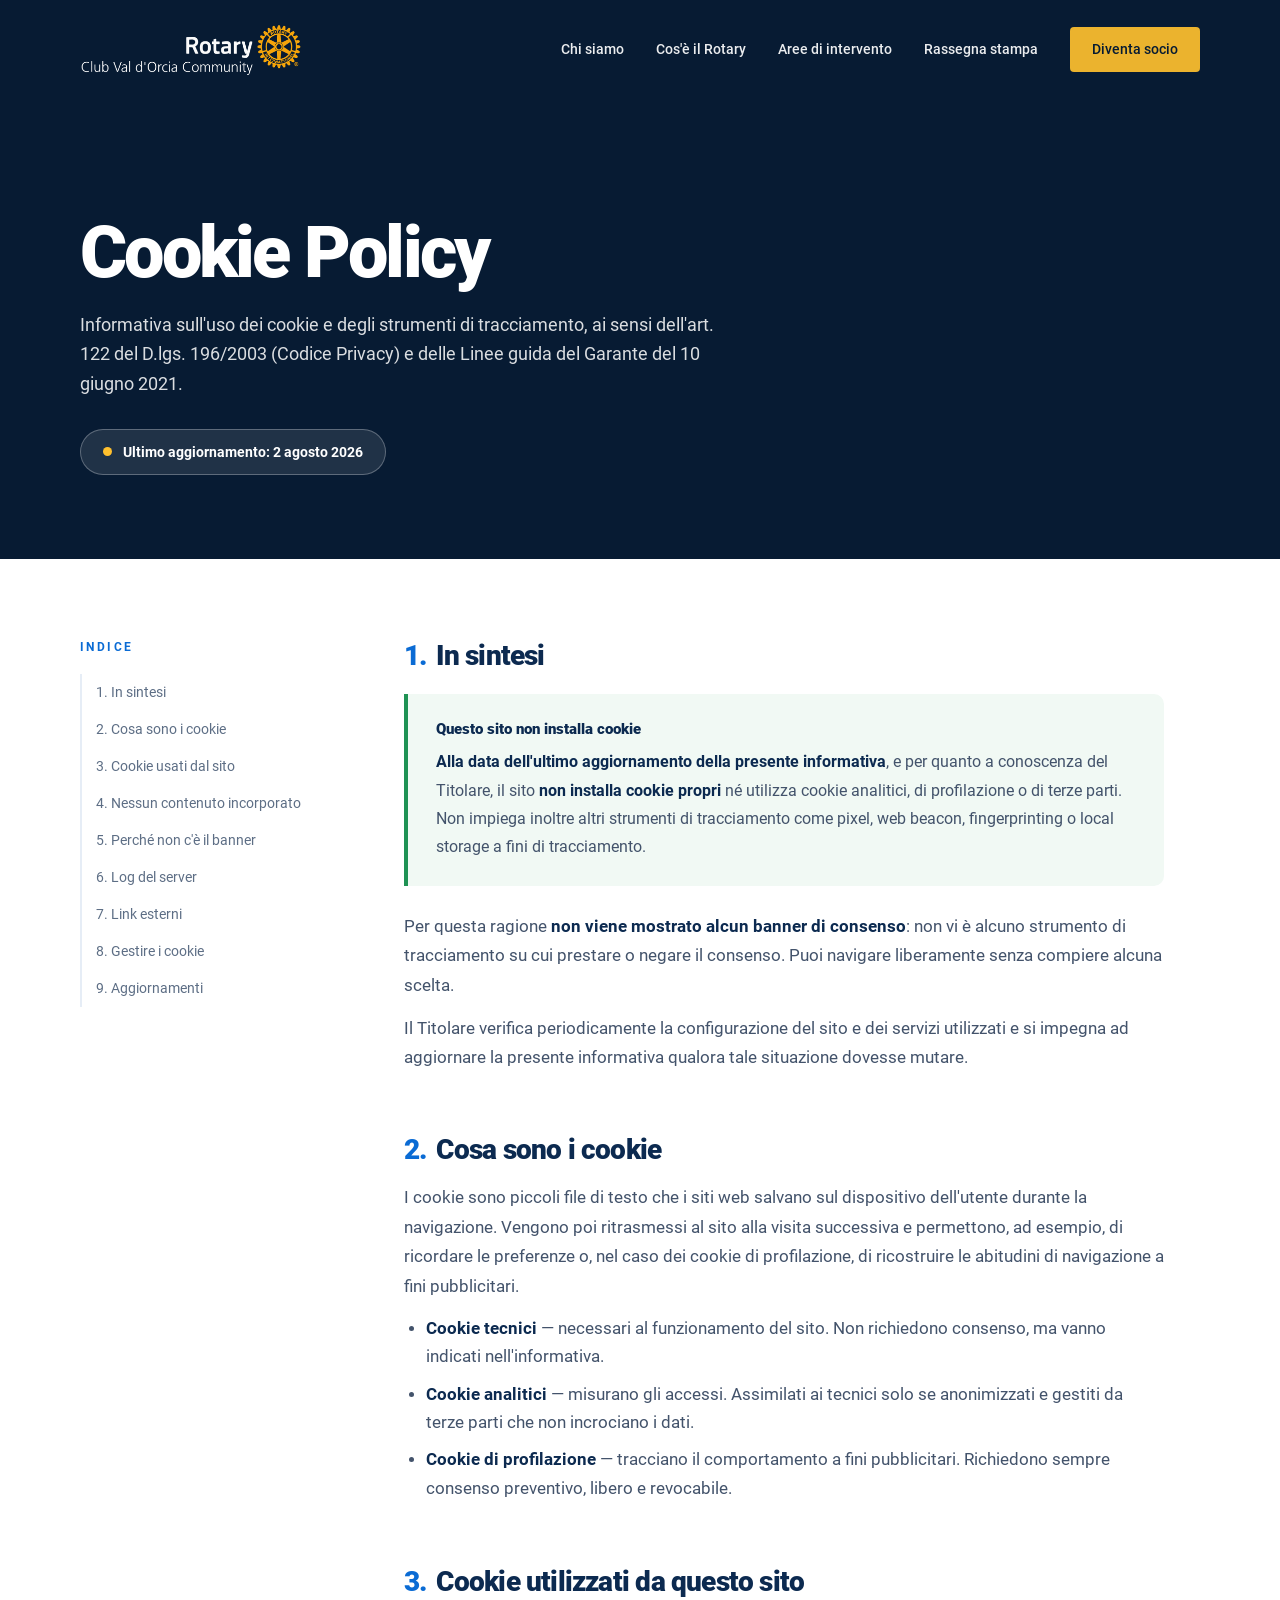
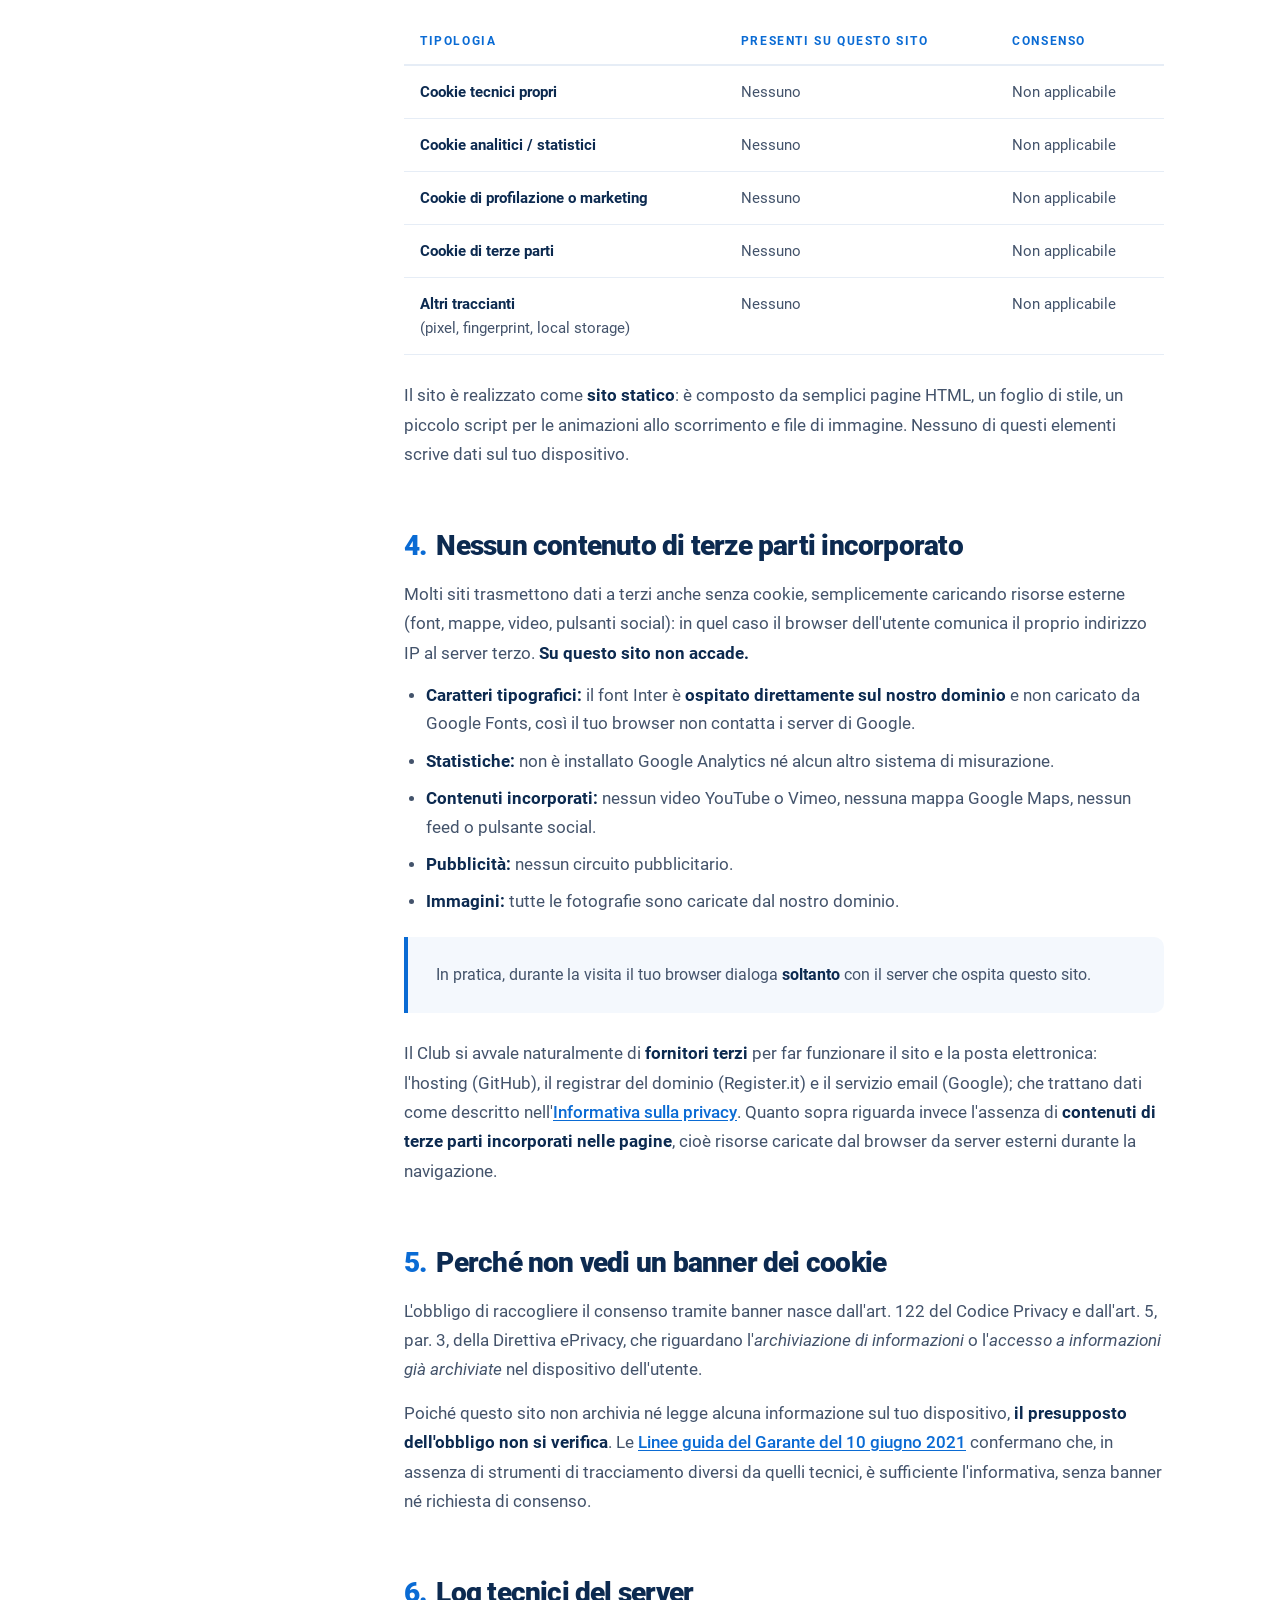
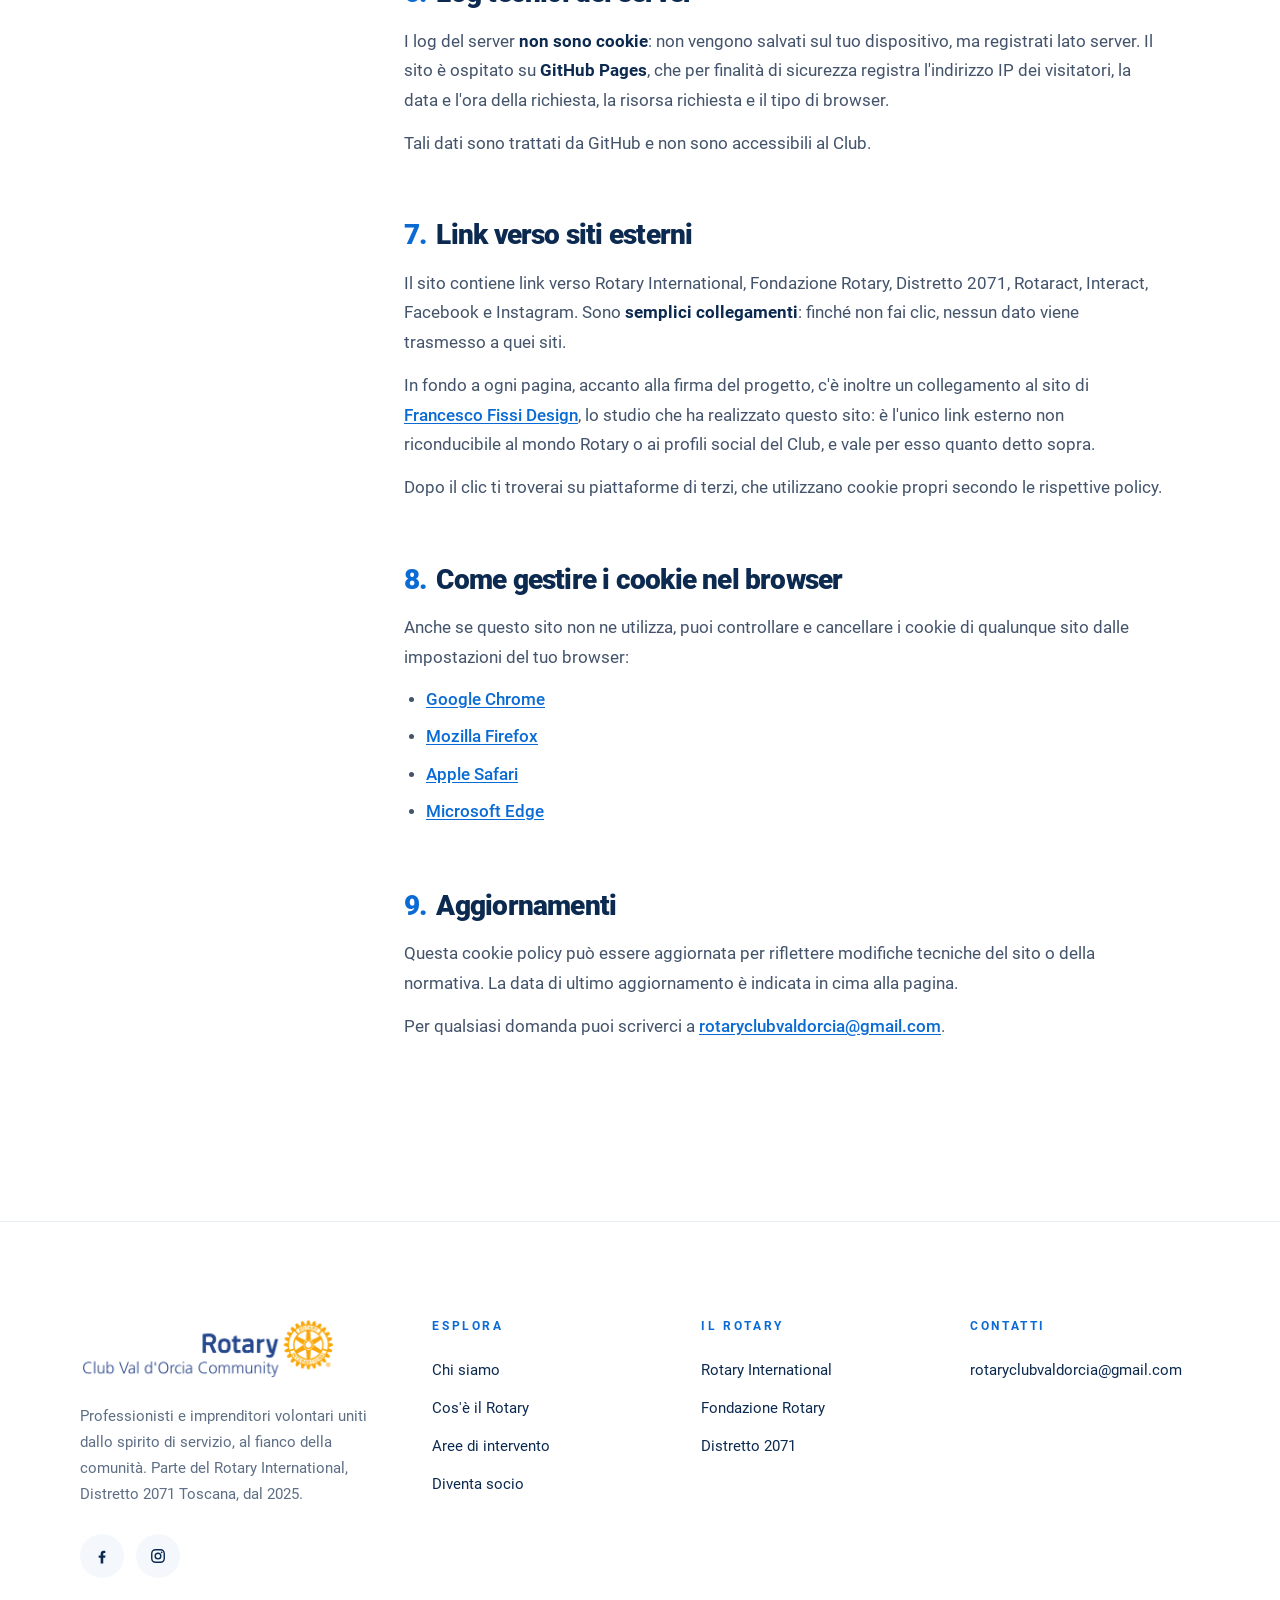
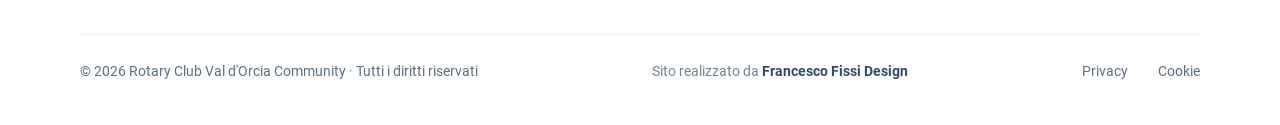
<file: cookie.html>
<!DOCTYPE html>
<html lang="it">
<head>
<meta charset="UTF-8">
<meta name="viewport" content="width=device-width, initial-scale=1.0">
<title>Cookie Policy — Rotary Club Val d'Orcia</title>
<meta name="description" content="Cookie policy del sito del Rotary Club Val d'Orcia: questo sito non utilizza cookie né strumenti di tracciamento.">
<meta name="robots" content="index,follow">
<link rel="canonical" href="https://www.rotaryclubvaldorcia.it/cookie.html">
<meta name="theme-color" content="#071B33">
<meta http-equiv="Content-Security-Policy" content="default-src 'self' file:; script-src 'self' file:; style-src 'self' 'unsafe-inline'; img-src 'self' data: file:; font-src 'self' file:; connect-src 'self'; object-src 'none'; base-uri 'self'; form-action 'self'; upgrade-insecure-requests">
<meta http-equiv="X-Content-Type-Options" content="nosniff">
<meta name="referrer" content="strict-origin-when-cross-origin">
<link rel="icon" href="favicon.ico" sizes="any">
<link rel="icon" type="image/png" sizes="32x32" href="favicon-32x32.png">
<link rel="icon" type="image/png" sizes="16x16" href="favicon-16x16.png">
<link rel="apple-touch-icon" sizes="180x180" href="apple-touch-icon.png">
<link rel="manifest" href="site.webmanifest">
<style>@font-face{font-family:'Roboto';font-style:normal;font-weight:400;font-display:swap;src:url(fonts/roboto-400.woff2) format('woff2')}@font-face{font-family:'Roboto';font-style:normal;font-weight:500;font-display:swap;src:url(fonts/roboto-500.woff2) format('woff2')}@font-face{font-family:'Roboto';font-style:normal;font-weight:700;font-display:swap;src:url(fonts/roboto-700.woff2) format('woff2')}@font-face{font-family:'Roboto';font-style:normal;font-weight:900;font-display:swap;src:url(fonts/roboto-900.woff2) format('woff2')}@font-face{font-family:'Roboto';font-style:italic;font-weight:400;font-display:swap;src:url(fonts/roboto-400i.woff2) format('woff2')}@font-face{font-family:'Roboto ripiego';src:local('Arial'),local('Helvetica Neue'),local('Liberation Sans');ascent-override:92.7%;descent-override:24.4%;line-gap-override:0%;size-adjust:100.06%}:root{--navy:#071B33;--royal:#0C2A50;--azure:#0A6BD4;--gold:#FFC02E;--ink:#5D6E85;--line:#E6EDF6;--mist:#F4F8FD;--frame:1440px;--pad:80px}*{box-sizing:border-box;margin:0;padding:0}html{scroll-behavior:smooth}body{font-family:'Roboto','Roboto ripiego',system-ui,-apple-system,sans-serif;color:var(--royal);background:#fff;line-height:1.5;-webkit-font-smoothing:antialiased;overflow-x:hidden}img{max-width:100%;display:block}a{color:inherit;text-decoration:none}.wrap{max-width:var(--frame);margin:0 auto;padding:0 var(--pad)}header{position:fixed;top:0;left:0;right:0;z-index:60;transition:background .35s ease,box-shadow .35s ease,padding .35s ease;padding:22px 0}header .wrap{display:flex;align-items:center;justify-content:space-between;gap:24px}.logo img{height:54px;width:auto}.logo .blue{display:none}nav.links{display:flex;align-items:center;gap:32px}nav.links a{font-size:14px;font-weight:500;color:#fff;opacity:.92;transition:opacity .2s,color .2s}nav.links a:hover{opacity:1}.nav-cta{background:var(--gold);color:var(--navy)!important;padding:12px 22px;border-radius:4px;font-weight:600;font-size:13.5px;transition:transform .2s}.nav-cta:hover{transform:translateY(-2px)}header::before{content:"";position:absolute;inset:0;z-index:-1;opacity:0;transition:opacity .35s ease;background:rgba(255,255,255,.94);backdrop-filter:saturate(1.5) blur(12px)}header.stuck::before{opacity:1}header.stuck{box-shadow:0 1px 0 var(--line),0 10px 30px rgba(12,42,80,.06);padding:12px 0}header.stuck .logo .white{display:none}header.stuck .logo .blue{display:block}header.stuck nav.links a{color:var(--royal)}.burger{display:none;background:none;border:0;cursor:pointer;padding:8px}.burger span{display:block;width:24px;height:2px;background:#fff;margin:5px 0;transition:.3s}header.stuck .burger span{background:var(--royal)}.dochead{background:var(--navy);color:#fff;padding:190px 0 84px}.dochead .lbl{display:inline-flex;align-items:center;gap:11px;font-size:12.5px;font-weight:700;letter-spacing:3.6px;color:#fff}.dochead .lbl::before{content:"";width:10px;height:10px;border-radius:50%;background:var(--gold)}.dochead h1{font-size:clamp(36px,5.8vw,72px);font-weight:900;letter-spacing:-.038em;line-height:1.02;margin:26px 0 22px}.dochead h1 em{font-style:normal;color:var(--gold)}.dochead p{font-size:17.5px;line-height:1.66;color:rgba(255,255,255,.85);max-width:660px}.dochead .upd{margin-top:30px;display:inline-flex;align-items:center;gap:11px;font-size:13.5px;font-weight:600;background:rgba(255,255,255,.10);border:1px solid rgba(255,255,255,.28);padding:12px 22px;border-radius:40px}.dochead .upd i{width:9px;height:9px;border-radius:50%;background:var(--gold);flex:none}.doc{padding:80px 0 120px}.doc .wrap{display:grid;grid-template-columns:250px minmax(0,1fr);gap:74px;align-items:start}.toc{position:sticky;top:104px}.toc h4{font-size:11.5px;font-weight:700;letter-spacing:2.4px;color:var(--azure);margin-bottom:18px}.toc a{display:block;font-size:14px;color:var(--ink);padding:8px 0 8px 14px;border-left:2px solid var(--line);transition:.2s}.toc a:hover{color:var(--royal);border-color:var(--gold)}article{max-width:760px}article section{padding-bottom:46px;scroll-margin-top:110px}article h2{font-size:clamp(22px,2.4vw,28px);font-weight:900;letter-spacing:-.028em;line-height:1.24;margin-bottom:16px;color:var(--royal)}article h2 .n{color:var(--azure);margin-right:10px}article h3{font-size:17.5px;font-weight:700;margin:26px 0 10px;color:var(--royal)}article p{font-size:16.5px;line-height:1.78;color:#43536b;margin-bottom:14px}article ul{margin:8px 0 16px;padding-left:22px}article li{font-size:16.5px;line-height:1.72;color:#43536b;margin-bottom:9px}article a{color:var(--azure);font-weight:500;text-decoration:underline;text-underline-offset:2px}article a:hover{color:var(--royal)}article strong{font-weight:700;color:var(--royal)}.callout{background:var(--mist);border-left:4px solid var(--azure);border-radius:0 10px 10px 0;padding:24px 28px;margin:20px 0 26px}.callout p{margin:0;font-size:16px}.callout.good{border-left-color:#1F9254;background:#F1F9F4}.callout h4{font-size:15px;font-weight:800;margin-bottom:8px;color:var(--royal)}.fill{background:#FFF8E8;border:1px dashed #E3B23C;border-radius:10px;padding:20px 24px;margin:18px 0}.fill b{color:#8A6100}table{width:100%;border-collapse:collapse;margin:18px 0 26px;font-size:15px}th,td{text-align:left;padding:14px 16px;border-bottom:1px solid var(--line);vertical-align:top;line-height:1.6}th{font-size:11.5px;font-weight:700;letter-spacing:1.6px;color:var(--azure);text-transform:uppercase;border-bottom:2px solid var(--line)}td{color:#43536b}td b{color:var(--royal)}footer{background:#fff;border-top:1px solid var(--line);padding:96px 0 44px}.f-top{display:grid;grid-template-columns:1.4fr 1fr 1fr 1.1fr;gap:60px}.f-brand img{height:60px;width:auto;margin-bottom:26px}.f-brand p{font-size:15px;line-height:1.73;color:var(--ink);max-width:380px}.social{display:flex;gap:12px;margin-top:26px}.social a{width:44px;height:44px;border-radius:50%;background:var(--mist);display:flex;align-items:center;justify-content:center;color:var(--royal);transition:background .2s,transform .2s}.social a:hover{background:#e2ecf9;transform:translateY(-2px)}.social svg{width:20px;height:20px}.fcol h4{font-size:11.5px;font-weight:700;letter-spacing:2.6px;color:var(--azure);margin-bottom:22px}.fcol a,.fcol p{display:block;font-size:15px;color:var(--royal);margin-bottom:14px;line-height:1.6}.fcol a{transition:color .2s}.fcol a:hover{color:var(--azure)}.fcol p.muted{color:var(--ink)}.f-div{height:1px;background:var(--line);margin:56px 0 26px}.f-bot{display:flex;justify-content:space-between;align-items:center;gap:20px;flex-wrap:wrap;font-size:13.5px;color:var(--ink)}.f-bot .lks{display:flex;gap:30px}.f-bot .autore{color:var(--ink);opacity:.85}.f-bot .autore a{font-weight:600;color:var(--royal);transition:color .2s}.f-bot .autore a:hover{color:var(--azure)}.f-bot a:hover{color:var(--azure)}.trademark{margin-top:22px;font-size:12.5px;line-height:1.7;color:var(--ink);max-width:900px}@media (max-width:1080px){:root{--pad:48px}.doc .wrap{grid-template-columns:1fr;gap:36px}.toc{position:static}.toc a{display:inline-block;border-left:0;border-bottom:2px solid var(--line);padding:6px 14px 6px 0;margin-right:8px}.f-top{grid-template-columns:1fr 1fr;gap:44px}.f-brand{grid-column:1/-1}}@media (prefers-reduced-motion:reduce){html{scroll-behavior:auto}nav.links{transition:none}}@media (max-width:860px){:root{--pad:22px}.burger{display:block;z-index:70}nav.links{position:fixed;inset:0;background:#fff;flex-direction:column;align-items:stretch;gap:0;padding:88px 22px 32px;transform:translateX(100%);transition:transform .4s cubic-bezier(.2,.7,.2,1);overflow-y:auto}nav.links.open{transform:none}nav.links a{color:var(--royal)!important;font-size:17px;font-weight:600;padding:19px 0;border-bottom:1px solid var(--line);display:flex;justify-content:space-between;align-items:center}nav.links a::after{content:"\2192";color:var(--ink);opacity:.5;font-size:15px}nav.links .nav-cta{margin-top:26px;border-bottom:0;justify-content:center;padding:17px 20px;width:auto}nav.links .nav-cta::after{content:""}header{padding:18px 0}header.stuck{padding:12px 0}.logo img{height:34px}.dochead{padding:110px 0 44px}.dochead .lbl{font-size:10px;letter-spacing:2.6px}.dochead h1{font-size:26px;line-height:31px;letter-spacing:-.6px;margin:16px 0 14px}.dochead p{font-size:15px;line-height:21px}.dochead .upd{margin-top:22px;font-size:11px;padding:9px 16px}.doc{padding:34px 0 60px}.doc .wrap{grid-template-columns:1fr;gap:26px}.toc{position:static;top:auto;border-bottom:1px solid var(--line);padding-bottom:18px}.toc h4{font-size:10px;letter-spacing:2.2px;margin-bottom:12px}.toc-lista{display:flex;flex-wrap:wrap;gap:6px 14px}.toc a{border-left:0;padding:0;font-size:13px}article{max-width:none}article section{padding-bottom:32px}article h2{font-size:20px;line-height:24px;letter-spacing:0;margin-bottom:12px}article h3{font-size:16px;margin:20px 0 8px}article p,article li{font-size:15px;line-height:21px}.callout{padding:16px 18px;margin:16px 0 20px}.callout p{font-size:14px}.callout h4{font-size:13.5px}table{font-size:14px}table,thead,tbody,th,td,tr{display:block}thead{display:none}td{border:0;padding:3px 0}tr{border-bottom:1px solid var(--line);padding:12px 0}footer{padding:50px 0 30px}.f-top{grid-template-columns:1fr 1fr;gap:26px 20px}.f-top>.f-brand{grid-column:1/-1}.f-top>*:nth-child(4){grid-column:1/-1}.f-brand img{height:39px;margin-bottom:18px}.f-brand p{font-size:15px;line-height:21px}.fcol h4{font-size:10px;letter-spacing:2.2px}.fcol a{font-size:15px}.f-div{margin:26px 0 16px}.f-bot{flex-direction:column;align-items:center;text-align:center;gap:16px;font-size:10px}.f-bot .lks{order:1;gap:8px}.f-bot .lks a:first-child::after{content:"\00B7";margin-left:8px;color:var(--ink)}.f-bot>span{order:2}.f-bot .autore{order:3}.trademark{font-size:9.5px;text-align:center}}</style>
</head>
<body id="top">

<header id="hdr">
  <div class="wrap">
    <a class="logo" href="/" aria-label="Rotary Club Val d'Orcia Community — home">
      <img class="white" src="images/logo-white.png" alt="Rotary Club Val d'Orcia Community">
      <img class="blue"  src="images/logo-blue.png"  alt="Rotary Club Val d'Orcia Community">
    </a>
    <button class="burger" id="burger" aria-label="Apri il menu" aria-expanded="false" aria-controls="menu">
      <span></span><span></span><span></span>
    </button>
    <nav class="links" id="menu">
      <a href="/#chi-siamo">Chi siamo</a>
      <a href="/#il-rotary">Cos'è il Rotary</a>
      <a href="/#aree">Aree di intervento</a><a href="/#stampa">Rassegna stampa</a>
      <a class="nav-cta" href="/#unisciti">Diventa socio</a>
    </nav>
  </div>
</header>

<section class="dochead">
  <div class="wrap">
    <h1>Cookie Policy</h1>
    <p>Informativa sull'uso dei cookie e degli strumenti di tracciamento, ai sensi dell'art. 122 del D.lgs. 196/2003 (Codice Privacy) e delle Linee guida del Garante del 10 giugno 2021.</p>
    <div class="upd"><i></i><span>Ultimo aggiornamento: 2 agosto 2026</span></div>
  </div>
</section>

<div class="doc">
  <div class="wrap">

    <aside class="toc">
      <h4>INDICE</h4>
      <a href="#c1">1. In sintesi</a>
      <a href="#c2">2. Cosa sono i cookie</a>
      <a href="#c3">3. Cookie usati dal sito</a>
      <a href="#c4">4. Nessun contenuto incorporato</a>
      <a href="#c5">5. Perché non c'è il banner</a>
      <a href="#c6">6. Log del server</a>
      <a href="#c7">7. Link esterni</a>
      <a href="#c8">8. Gestire i cookie</a>
      <a href="#c9">9. Aggiornamenti</a>
    </aside>

    <article>

      <section id="c1">
        <h2><span class="n">1.</span>In sintesi</h2>
        <div class="callout good">
          <h4>Questo sito non installa cookie</h4>
          <p><strong>Alla data dell'ultimo aggiornamento della presente informativa</strong>, e per quanto a conoscenza del Titolare, il sito <strong>non installa cookie propri</strong> né utilizza cookie analitici, di profilazione o di terze parti. Non impiega inoltre altri strumenti di tracciamento come pixel, web beacon, fingerprinting o local storage a fini di tracciamento.</p>
        </div>
        <p>Per questa ragione <strong>non viene mostrato alcun banner di consenso</strong>: non vi è alcuno strumento di tracciamento su cui prestare o negare il consenso. Puoi navigare liberamente senza compiere alcuna scelta.</p>
        <p>Il Titolare verifica periodicamente la configurazione del sito e dei servizi utilizzati e si impegna ad aggiornare la presente informativa qualora tale situazione dovesse mutare.</p>
      </section>

      <section id="c2">
        <h2><span class="n">2.</span>Cosa sono i cookie</h2>
        <p>I cookie sono piccoli file di testo che i siti web salvano sul dispositivo dell'utente durante la navigazione. Vengono poi ritrasmessi al sito alla visita successiva e permettono, ad esempio, di ricordare le preferenze o, nel caso dei cookie di profilazione, di ricostruire le abitudini di navigazione a fini pubblicitari.</p>
        <ul>
          <li><strong>Cookie tecnici</strong> — necessari al funzionamento del sito. Non richiedono consenso, ma vanno indicati nell'informativa.</li>
          <li><strong>Cookie analitici</strong> — misurano gli accessi. Assimilati ai tecnici solo se anonimizzati e gestiti da terze parti che non incrociano i dati.</li>
          <li><strong>Cookie di profilazione</strong> — tracciano il comportamento a fini pubblicitari. Richiedono sempre consenso preventivo, libero e revocabile.</li>
        </ul>
      </section>

      <section id="c3">
        <h2><span class="n">3.</span>Cookie utilizzati da questo sito</h2>
        <table>
          <thead><tr><th>Tipologia</th><th>Presenti su questo sito</th><th>Consenso</th></tr></thead>
          <tbody>
            <tr><td><b>Cookie tecnici propri</b></td><td>Nessuno</td><td>Non applicabile</td></tr>
            <tr><td><b>Cookie analitici / statistici</b></td><td>Nessuno</td><td>Non applicabile</td></tr>
            <tr><td><b>Cookie di profilazione o marketing</b></td><td>Nessuno</td><td>Non applicabile</td></tr>
            <tr><td><b>Cookie di terze parti</b></td><td>Nessuno</td><td>Non applicabile</td></tr>
            <tr><td><b>Altri traccianti</b><br>(pixel, fingerprint, local storage)</td><td>Nessuno</td><td>Non applicabile</td></tr>
          </tbody>
        </table>
        <p>Il sito è realizzato come <strong>sito statico</strong>: è composto da semplici pagine HTML, un foglio di stile, un piccolo script per le animazioni allo scorrimento e file di immagine. Nessuno di questi elementi scrive dati sul tuo dispositivo.</p>
      </section>

      <section id="c4">
        <h2><span class="n">4.</span>Nessun contenuto di terze parti incorporato</h2>
        <p>Molti siti trasmettono dati a terzi anche senza cookie, semplicemente caricando risorse esterne (font, mappe, video, pulsanti social): in quel caso il browser dell'utente comunica il proprio indirizzo IP al server terzo. <strong>Su questo sito non accade.</strong></p>
        <ul>
          <li><strong>Caratteri tipografici:</strong> il font Inter è <strong>ospitato direttamente sul nostro dominio</strong> e non caricato da Google Fonts, così il tuo browser non contatta i server di Google.</li>
          <li><strong>Statistiche:</strong> non è installato Google Analytics né alcun altro sistema di misurazione.</li>
          <li><strong>Contenuti incorporati:</strong> nessun video YouTube o Vimeo, nessuna mappa Google Maps, nessun feed o pulsante social.</li>
          <li><strong>Pubblicità:</strong> nessun circuito pubblicitario.</li>
          <li><strong>Immagini:</strong> tutte le fotografie sono caricate dal nostro dominio.</li>
        </ul>
        <div class="callout">
          <p>In pratica, durante la visita il tuo browser dialoga <strong>soltanto</strong> con il server che ospita questo sito.</p>
        </div>
        <p>Il Club si avvale naturalmente di <strong>fornitori terzi</strong> per far funzionare il sito e la posta elettronica: l'hosting (GitHub), il registrar del dominio (Register.it) e il servizio email (Google); che trattano dati come descritto nell'<a href="privacy.html">Informativa sulla privacy</a>. Quanto sopra riguarda invece l'assenza di <strong>contenuti di terze parti incorporati nelle pagine</strong>, cioè risorse caricate dal browser da server esterni durante la navigazione.</p>
      </section>

      <section id="c5">
        <h2><span class="n">5.</span>Perché non vedi un banner dei cookie</h2>
        <p>L'obbligo di raccogliere il consenso tramite banner nasce dall'art. 122 del Codice Privacy e dall'art. 5, par. 3, della Direttiva ePrivacy, che riguardano l'<em>archiviazione di informazioni</em> o l'<em>accesso a informazioni già archiviate</em> nel dispositivo dell'utente.</p>
        <p>Poiché questo sito non archivia né legge alcuna informazione sul tuo dispositivo, <strong>il presupposto dell'obbligo non si verifica</strong>. Le <a href="https://www.garanteprivacy.it/home/docweb/-/docweb-display/docweb/9677876" target="_blank" rel="noopener">Linee guida del Garante del 10 giugno 2021</a> confermano che, in assenza di strumenti di tracciamento diversi da quelli tecnici, è sufficiente l'informativa, senza banner né richiesta di consenso.</p>
        
      </section>

      <section id="c6">
        <h2><span class="n">6.</span>Log tecnici del server</h2>
        <p>I log del server <strong>non sono cookie</strong>: non vengono salvati sul tuo dispositivo, ma registrati lato server. Il sito è ospitato su <strong>GitHub Pages</strong>, che per finalità di sicurezza registra l'indirizzo IP dei visitatori, la data e l'ora della richiesta, la risorsa richiesta e il tipo di browser.</p>
        <p>Tali dati sono trattati da GitHub e non sono accessibili al Club.</p>
      </section>

      <section id="c7">
        <h2><span class="n">7.</span>Link verso siti esterni</h2>
        <p>Il sito contiene link verso Rotary International, Fondazione Rotary, Distretto 2071, Rotaract, Interact, Facebook e Instagram. Sono <strong>semplici collegamenti</strong>: finché non fai clic, nessun dato viene trasmesso a quei siti.</p>
        <p>In fondo a ogni pagina, accanto alla firma del progetto, c'è inoltre un collegamento al sito di <a href="https://www.francescofissidesign.it" target="_blank" rel="noopener">Francesco Fissi Design</a>, lo studio che ha realizzato questo sito: è l'unico link esterno non riconducibile al mondo Rotary o ai profili social del Club, e vale per esso quanto detto sopra.</p>
        <p>Dopo il clic ti troverai su piattaforme di terzi, che utilizzano cookie propri secondo le rispettive policy.</p>
      </section>

      <section id="c8">
        <h2><span class="n">8.</span>Come gestire i cookie nel browser</h2>
        <p>Anche se questo sito non ne utilizza, puoi controllare e cancellare i cookie di qualunque sito dalle impostazioni del tuo browser:</p>
        <ul>
          <li><a href="https://support.google.com/chrome/answer/95647" target="_blank" rel="noopener">Google Chrome</a></li>
          <li><a href="https://support.mozilla.org/it/kb/protezione-antitracciamento-avanzata-firefox-desktop" target="_blank" rel="noopener">Mozilla Firefox</a></li>
          <li><a href="https://support.apple.com/it-it/guide/safari/sfri11471/mac" target="_blank" rel="noopener">Apple Safari</a></li>
          <li><a href="https://support.microsoft.com/it-it/microsoft-edge/eliminare-i-cookie-in-microsoft-edge-63947406-40ac-c3b8-57b9-2a946a29ae09" target="_blank" rel="noopener">Microsoft Edge</a></li>
        </ul>
      </section>

      <section id="c9">
        <h2><span class="n">9.</span>Aggiornamenti</h2>
        <p>Questa cookie policy può essere aggiornata per riflettere modifiche tecniche del sito o della normativa. La data di ultimo aggiornamento è indicata in cima alla pagina.</p>
        <p>Per qualsiasi domanda puoi scriverci a <a href="mailto:rotaryclubvaldorcia@gmail.com">rotaryclubvaldorcia@gmail.com</a>.</p>
      </section>

    </article>
  </div>
</div>

<footer>
  <div class="wrap">
    <div class="f-top">
      <div class="f-brand">
        <img src="images/logo-blue.png" alt="Rotary Club Val d'Orcia Community">
        <p>Professionisti e imprenditori volontari uniti dallo spirito di servizio, al fianco della comunità. Parte del Rotary International, Distretto 2071 Toscana, dal 2025.</p>
        <div class="social">
          <a href="https://www.facebook.com/profile.php?id=61577352394072" target="_blank" rel="noopener" aria-label="Facebook">
            <svg viewBox="0 0 24 24" fill="currentColor"><path d="M13.5 21v-7h2.3l.35-2.7H13.5V9.6c0-.78.22-1.3 1.33-1.3H16V5.9c-.25-.03-1.1-.1-2.1-.1-2.07 0-3.5 1.26-3.5 3.6v2H8v2.7h2.4V21z"/></svg>
          </a>
          <a href="https://www.instagram.com/rotaryclubvaldorcia/" target="_blank" rel="noopener" aria-label="Instagram">
            <svg viewBox="0 0 24 24" fill="none" stroke="currentColor" stroke-width="1.7"><rect x="4.5" y="4.5" width="15" height="15" rx="4.5"/><circle cx="12" cy="12" r="3.4"/><circle cx="16.4" cy="7.6" r="1.05" fill="currentColor" stroke="none"/></svg>
          </a>
        </div>
      </div>
      <div class="fcol">
        <h4>ESPLORA</h4>
        <a href="/#chi-siamo">Chi siamo</a>
        <a href="/#il-rotary">Cos'è il Rotary</a>
        <a href="/#aree">Aree di intervento</a>
        <a href="/#unisciti">Diventa socio</a>
      </div>
      <div class="fcol">
        <h4>IL ROTARY</h4>
        <a href="https://www.rotary.org/" target="_blank" rel="noopener">Rotary International</a>
        <a href="https://www.rotary.org/it-it/who-we-are/the-rotary-foundation" target="_blank" rel="noopener">Fondazione Rotary</a>
        <a href="https://www.rotary2071.org/" target="_blank" rel="noopener">Distretto 2071</a>
      </div>
      <div class="fcol">
        <h4>CONTATTI</h4>
                <a href="mailto:rotaryclubvaldorcia@gmail.com">rotaryclubvaldorcia@gmail.com</a>
      </div>
    </div>
    <div class="f-div"></div>
    <div class="f-bot">
      <span>© 2026 Rotary Club Val d'Orcia Community · Tutti i diritti riservati</span>
      <span class="autore">Sito realizzato da <a href="https://www.francescofissidesign.it" target="_blank" rel="noopener">Francesco Fissi Design</a></span>
      <div class="lks"><a href="privacy.html">Privacy</a><a href="cookie.html">Cookie</a></div>
    </div>
  </div>
</footer>

<script defer src="js/legal.js"></script>
</body>
</html>
</file>
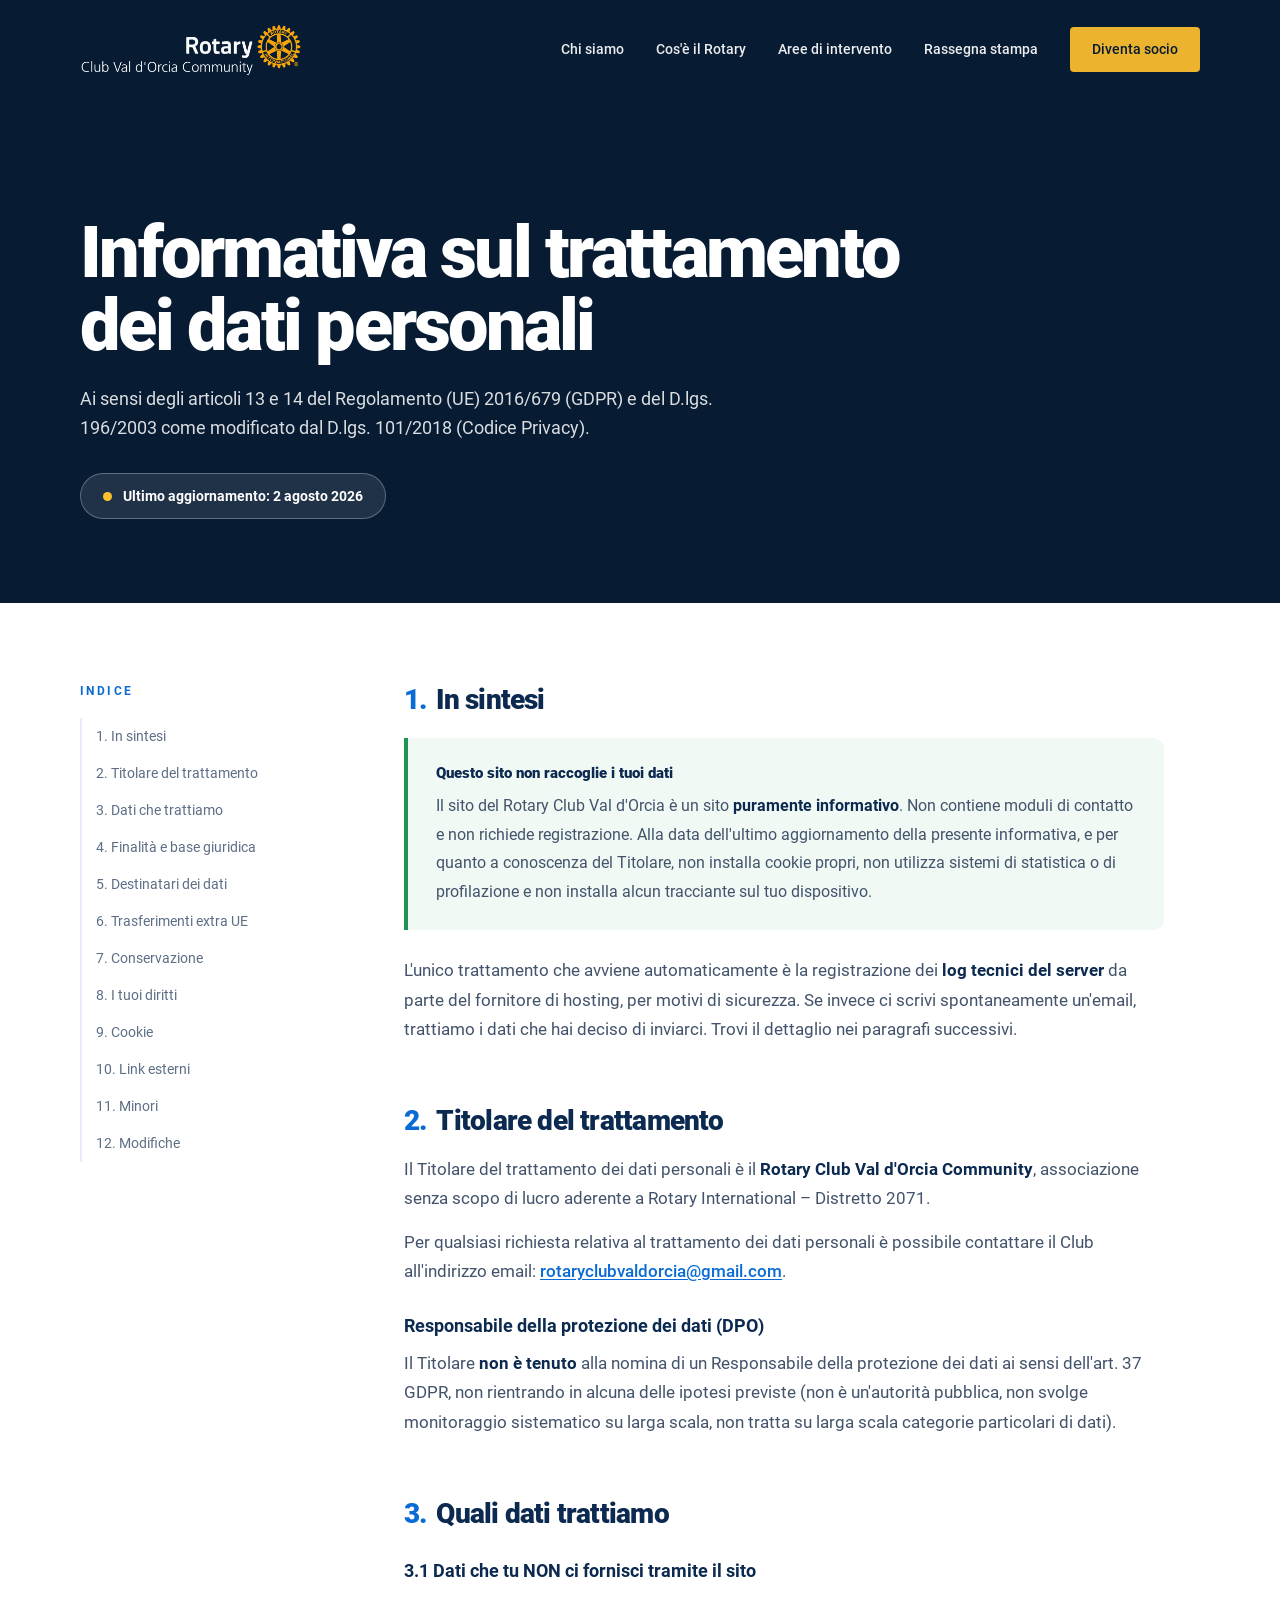
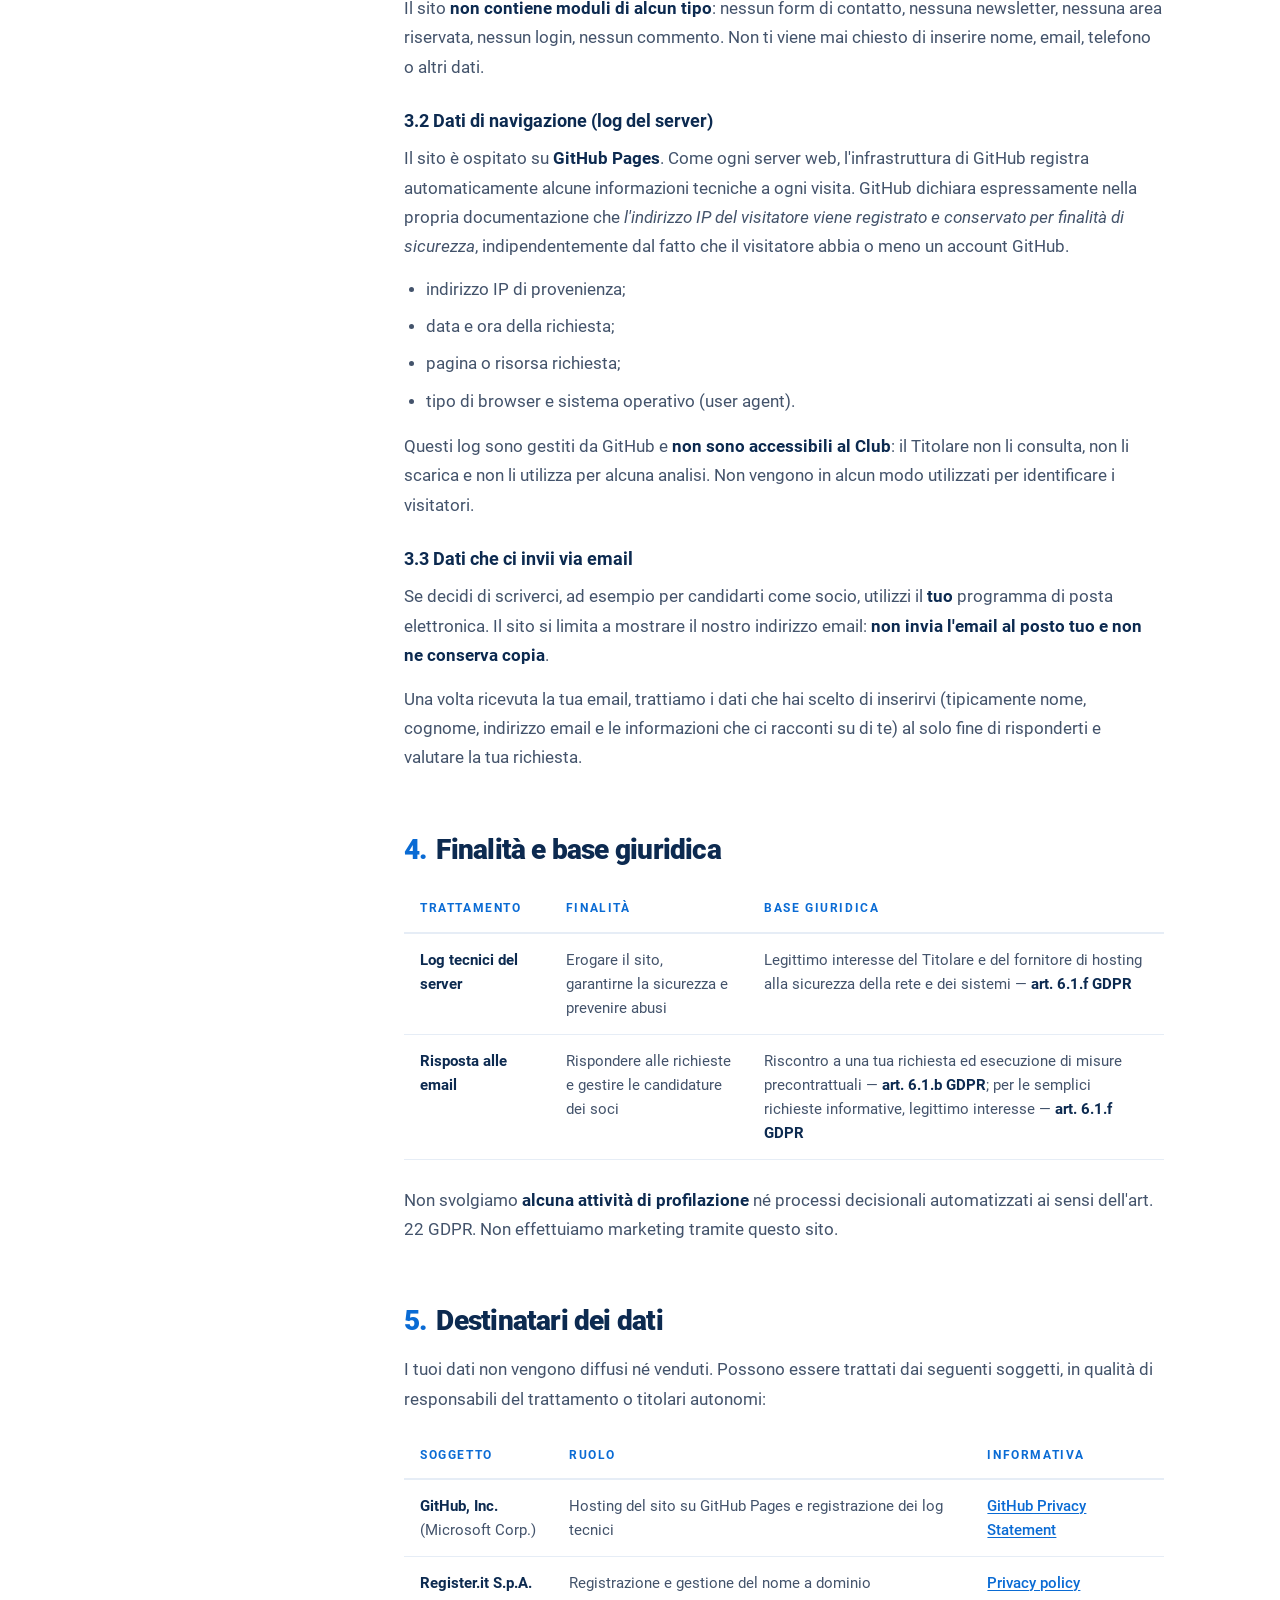
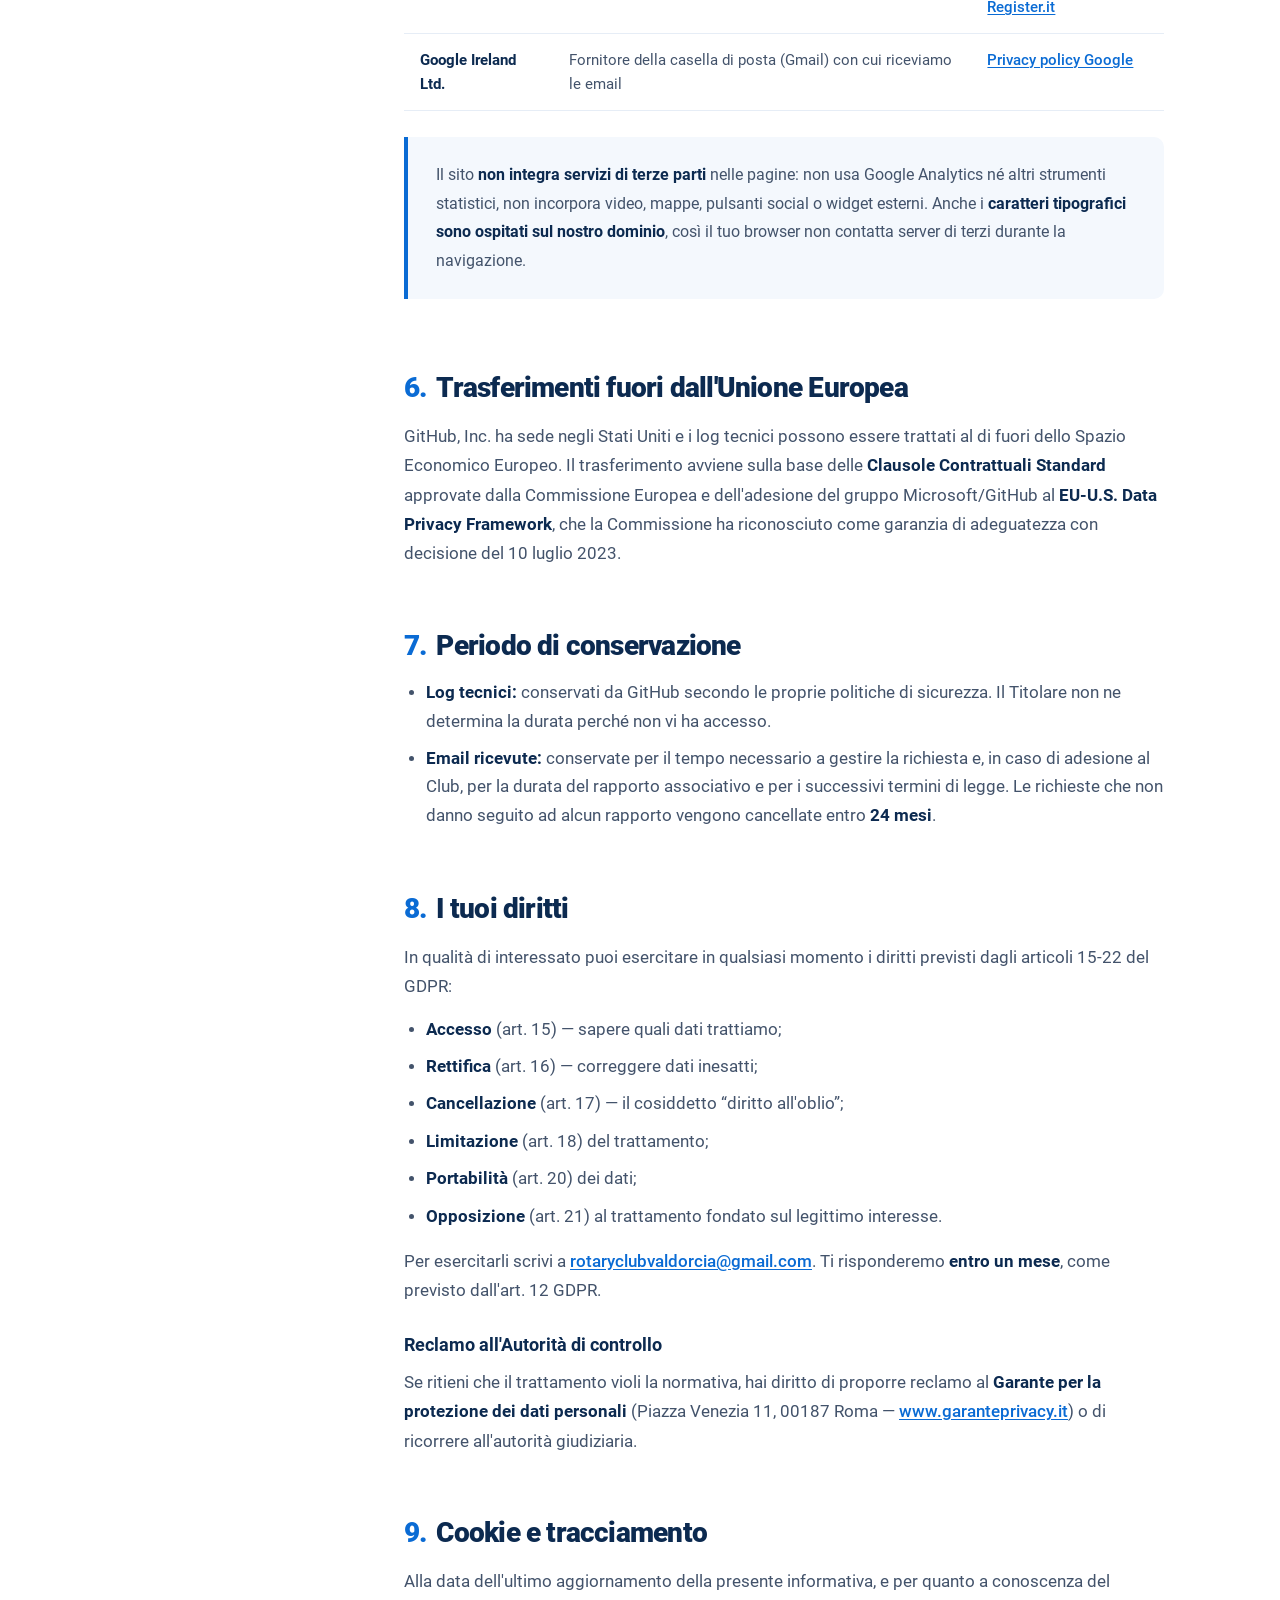
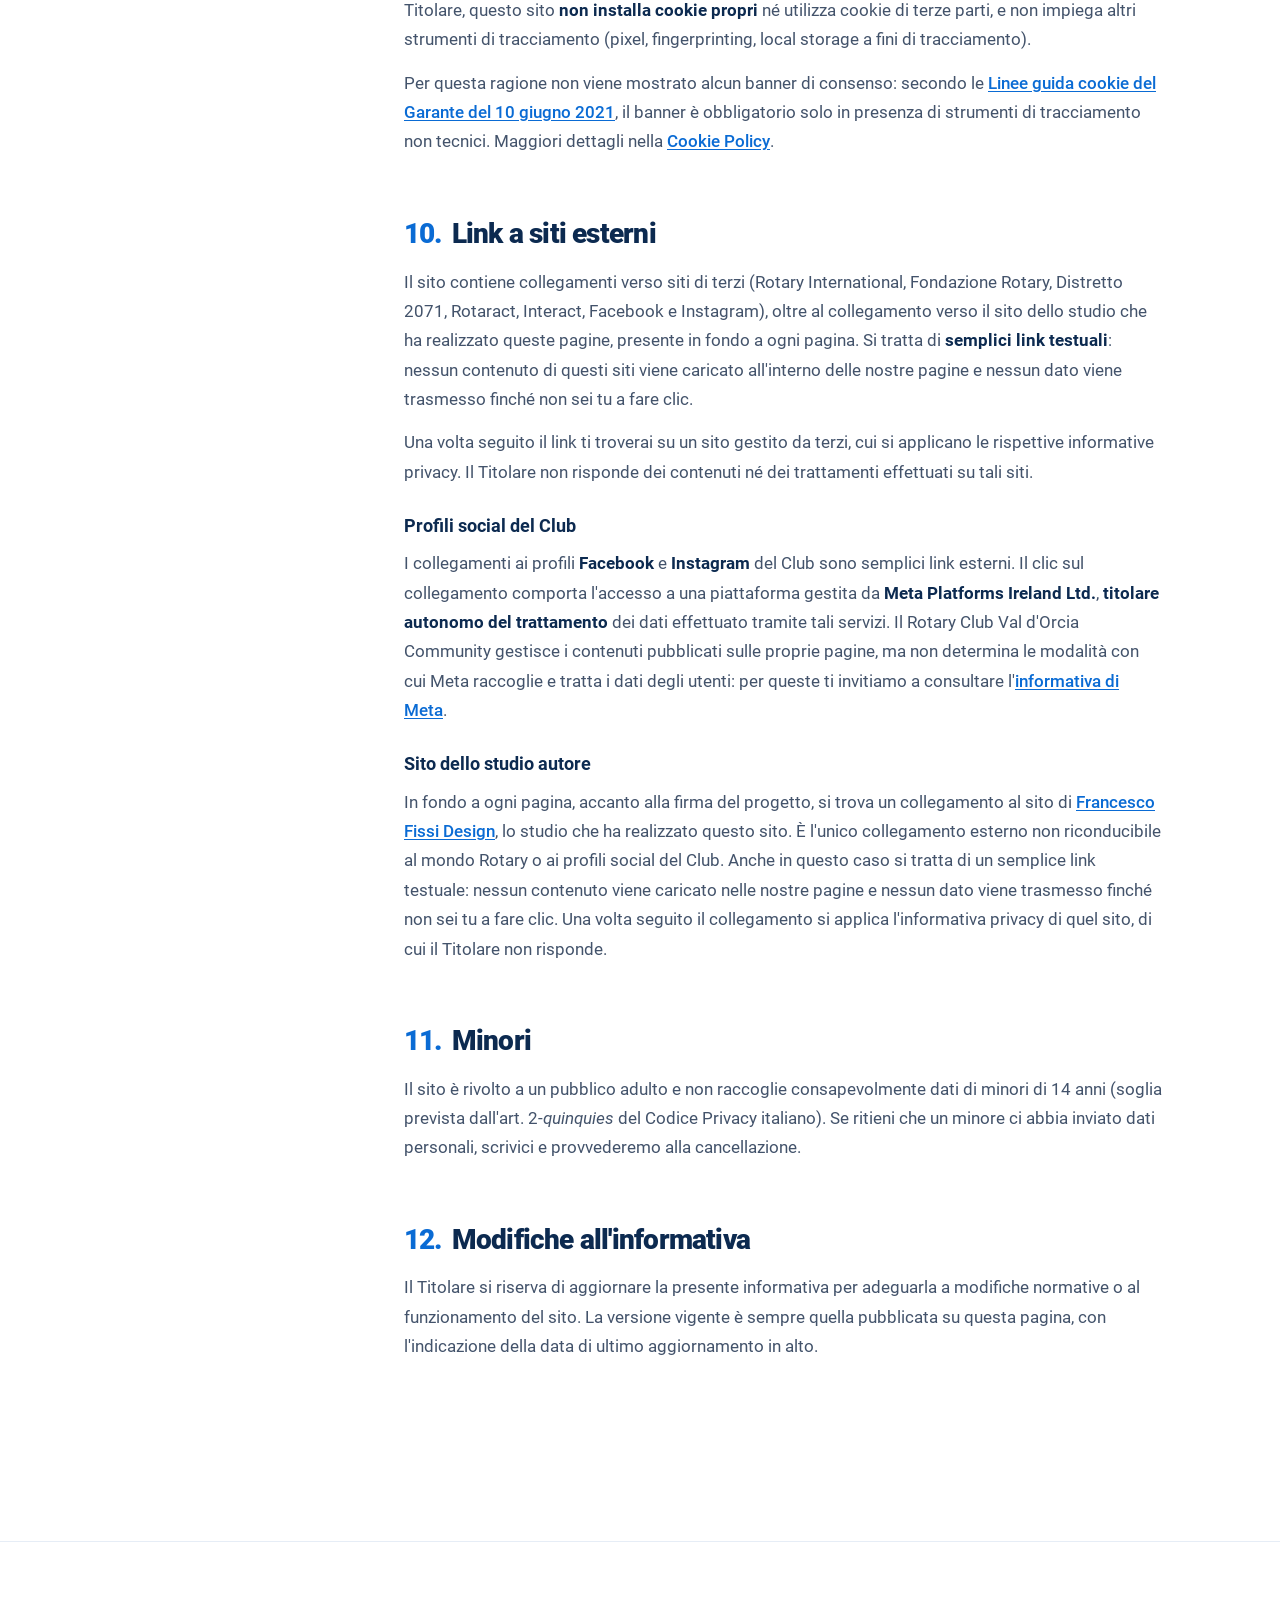
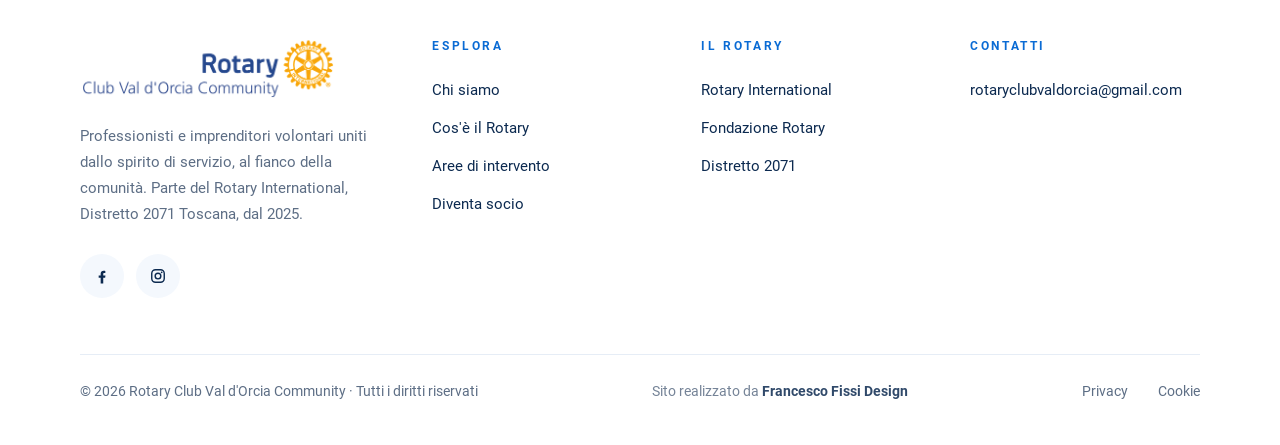
<file: privacy.html>
<!DOCTYPE html>
<html lang="it">
<head>
<meta charset="UTF-8">
<meta name="viewport" content="width=device-width, initial-scale=1.0">
<title>Informativa sulla privacy — Rotary Club Val d'Orcia</title>
<meta name="description" content="Informativa sul trattamento dei dati personali ai sensi degli artt. 13-14 del Regolamento UE 2016/679 (GDPR) del sito del Rotary Club Val d'Orcia.">
<meta name="robots" content="index,follow">
<link rel="canonical" href="https://www.rotaryclubvaldorcia.it/privacy.html">
<meta name="theme-color" content="#071B33">
<meta http-equiv="Content-Security-Policy" content="default-src 'self' file:; script-src 'self' file:; style-src 'self' 'unsafe-inline'; img-src 'self' data: file:; font-src 'self' file:; connect-src 'self'; object-src 'none'; base-uri 'self'; form-action 'self'; upgrade-insecure-requests">
<meta http-equiv="X-Content-Type-Options" content="nosniff">
<meta name="referrer" content="strict-origin-when-cross-origin">
<link rel="icon" href="favicon.ico" sizes="any">
<link rel="icon" type="image/png" sizes="32x32" href="favicon-32x32.png">
<link rel="icon" type="image/png" sizes="16x16" href="favicon-16x16.png">
<link rel="apple-touch-icon" sizes="180x180" href="apple-touch-icon.png">
<link rel="manifest" href="site.webmanifest">
<style>@font-face{font-family:'Roboto';font-style:normal;font-weight:400;font-display:swap;src:url(fonts/roboto-400.woff2) format('woff2')}@font-face{font-family:'Roboto';font-style:normal;font-weight:500;font-display:swap;src:url(fonts/roboto-500.woff2) format('woff2')}@font-face{font-family:'Roboto';font-style:normal;font-weight:700;font-display:swap;src:url(fonts/roboto-700.woff2) format('woff2')}@font-face{font-family:'Roboto';font-style:normal;font-weight:900;font-display:swap;src:url(fonts/roboto-900.woff2) format('woff2')}@font-face{font-family:'Roboto';font-style:italic;font-weight:400;font-display:swap;src:url(fonts/roboto-400i.woff2) format('woff2')}@font-face{font-family:'Roboto ripiego';src:local('Arial'),local('Helvetica Neue'),local('Liberation Sans');ascent-override:92.7%;descent-override:24.4%;line-gap-override:0%;size-adjust:100.06%}:root{--navy:#071B33;--royal:#0C2A50;--azure:#0A6BD4;--gold:#FFC02E;--ink:#5D6E85;--line:#E6EDF6;--mist:#F4F8FD;--frame:1440px;--pad:80px}*{box-sizing:border-box;margin:0;padding:0}html{scroll-behavior:smooth}body{font-family:'Roboto','Roboto ripiego',system-ui,-apple-system,sans-serif;color:var(--royal);background:#fff;line-height:1.5;-webkit-font-smoothing:antialiased;overflow-x:hidden}img{max-width:100%;display:block}a{color:inherit;text-decoration:none}.wrap{max-width:var(--frame);margin:0 auto;padding:0 var(--pad)}header{position:fixed;top:0;left:0;right:0;z-index:60;transition:background .35s ease,box-shadow .35s ease,padding .35s ease;padding:22px 0}header .wrap{display:flex;align-items:center;justify-content:space-between;gap:24px}.logo img{height:54px;width:auto}.logo .blue{display:none}nav.links{display:flex;align-items:center;gap:32px}nav.links a{font-size:14px;font-weight:500;color:#fff;opacity:.92;transition:opacity .2s,color .2s}nav.links a:hover{opacity:1}.nav-cta{background:var(--gold);color:var(--navy)!important;padding:12px 22px;border-radius:4px;font-weight:600;font-size:13.5px;transition:transform .2s}.nav-cta:hover{transform:translateY(-2px)}header::before{content:"";position:absolute;inset:0;z-index:-1;opacity:0;transition:opacity .35s ease;background:rgba(255,255,255,.94);backdrop-filter:saturate(1.5) blur(12px)}header.stuck::before{opacity:1}header.stuck{box-shadow:0 1px 0 var(--line),0 10px 30px rgba(12,42,80,.06);padding:12px 0}header.stuck .logo .white{display:none}header.stuck .logo .blue{display:block}header.stuck nav.links a{color:var(--royal)}.burger{display:none;background:none;border:0;cursor:pointer;padding:8px}.burger span{display:block;width:24px;height:2px;background:#fff;margin:5px 0;transition:.3s}header.stuck .burger span{background:var(--royal)}.dochead{background:var(--navy);color:#fff;padding:190px 0 84px}.dochead .lbl{display:inline-flex;align-items:center;gap:11px;font-size:12.5px;font-weight:700;letter-spacing:3.6px;color:#fff}.dochead .lbl::before{content:"";width:10px;height:10px;border-radius:50%;background:var(--gold)}.dochead h1{font-size:clamp(36px,5.8vw,72px);font-weight:900;letter-spacing:-.038em;line-height:1.02;margin:26px 0 22px}.dochead h1 em{font-style:normal;color:var(--gold)}.dochead p{font-size:17.5px;line-height:1.66;color:rgba(255,255,255,.85);max-width:660px}.dochead .upd{margin-top:30px;display:inline-flex;align-items:center;gap:11px;font-size:13.5px;font-weight:600;background:rgba(255,255,255,.10);border:1px solid rgba(255,255,255,.28);padding:12px 22px;border-radius:40px}.dochead .upd i{width:9px;height:9px;border-radius:50%;background:var(--gold);flex:none}.doc{padding:80px 0 120px}.doc .wrap{display:grid;grid-template-columns:250px minmax(0,1fr);gap:74px;align-items:start}.toc{position:sticky;top:104px}.toc h4{font-size:11.5px;font-weight:700;letter-spacing:2.4px;color:var(--azure);margin-bottom:18px}.toc a{display:block;font-size:14px;color:var(--ink);padding:8px 0 8px 14px;border-left:2px solid var(--line);transition:.2s}.toc a:hover{color:var(--royal);border-color:var(--gold)}article{max-width:760px}article section{padding-bottom:46px;scroll-margin-top:110px}article h2{font-size:clamp(22px,2.4vw,28px);font-weight:900;letter-spacing:-.028em;line-height:1.24;margin-bottom:16px;color:var(--royal)}article h2 .n{color:var(--azure);margin-right:10px}article h3{font-size:17.5px;font-weight:700;margin:26px 0 10px;color:var(--royal)}article p{font-size:16.5px;line-height:1.78;color:#43536b;margin-bottom:14px}article ul{margin:8px 0 16px;padding-left:22px}article li{font-size:16.5px;line-height:1.72;color:#43536b;margin-bottom:9px}article a{color:var(--azure);font-weight:500;text-decoration:underline;text-underline-offset:2px}article a:hover{color:var(--royal)}article strong{font-weight:700;color:var(--royal)}.callout{background:var(--mist);border-left:4px solid var(--azure);border-radius:0 10px 10px 0;padding:24px 28px;margin:20px 0 26px}.callout p{margin:0;font-size:16px}.callout.good{border-left-color:#1F9254;background:#F1F9F4}.callout h4{font-size:15px;font-weight:800;margin-bottom:8px;color:var(--royal)}.fill{background:#FFF8E8;border:1px dashed #E3B23C;border-radius:10px;padding:20px 24px;margin:18px 0}.fill b{color:#8A6100}table{width:100%;border-collapse:collapse;margin:18px 0 26px;font-size:15px}th,td{text-align:left;padding:14px 16px;border-bottom:1px solid var(--line);vertical-align:top;line-height:1.6}th{font-size:11.5px;font-weight:700;letter-spacing:1.6px;color:var(--azure);text-transform:uppercase;border-bottom:2px solid var(--line)}td{color:#43536b}td b{color:var(--royal)}footer{background:#fff;border-top:1px solid var(--line);padding:96px 0 44px}.f-top{display:grid;grid-template-columns:1.4fr 1fr 1fr 1.1fr;gap:60px}.f-brand img{height:60px;width:auto;margin-bottom:26px}.f-brand p{font-size:15px;line-height:1.73;color:var(--ink);max-width:380px}.social{display:flex;gap:12px;margin-top:26px}.social a{width:44px;height:44px;border-radius:50%;background:var(--mist);display:flex;align-items:center;justify-content:center;color:var(--royal);transition:background .2s,transform .2s}.social a:hover{background:#e2ecf9;transform:translateY(-2px)}.social svg{width:20px;height:20px}.fcol h4{font-size:11.5px;font-weight:700;letter-spacing:2.6px;color:var(--azure);margin-bottom:22px}.fcol a,.fcol p{display:block;font-size:15px;color:var(--royal);margin-bottom:14px;line-height:1.6}.fcol a{transition:color .2s}.fcol a:hover{color:var(--azure)}.fcol p.muted{color:var(--ink)}.f-div{height:1px;background:var(--line);margin:56px 0 26px}.f-bot{display:flex;justify-content:space-between;align-items:center;gap:20px;flex-wrap:wrap;font-size:13.5px;color:var(--ink)}.f-bot .lks{display:flex;gap:30px}.f-bot .autore{color:var(--ink);opacity:.85}.f-bot .autore a{font-weight:600;color:var(--royal);transition:color .2s}.f-bot .autore a:hover{color:var(--azure)}.f-bot a:hover{color:var(--azure)}.trademark{margin-top:22px;font-size:12.5px;line-height:1.7;color:var(--ink);max-width:900px}@media (max-width:1080px){:root{--pad:48px}.doc .wrap{grid-template-columns:1fr;gap:36px}.toc{position:static}.toc a{display:inline-block;border-left:0;border-bottom:2px solid var(--line);padding:6px 14px 6px 0;margin-right:8px}.f-top{grid-template-columns:1fr 1fr;gap:44px}.f-brand{grid-column:1/-1}}@media (prefers-reduced-motion:reduce){html{scroll-behavior:auto}nav.links{transition:none}}@media (max-width:860px){:root{--pad:22px}.burger{display:block;z-index:70}nav.links{position:fixed;inset:0;background:#fff;flex-direction:column;align-items:stretch;gap:0;padding:88px 22px 32px;transform:translateX(100%);transition:transform .4s cubic-bezier(.2,.7,.2,1);overflow-y:auto}nav.links.open{transform:none}nav.links a{color:var(--royal)!important;font-size:17px;font-weight:600;padding:19px 0;border-bottom:1px solid var(--line);display:flex;justify-content:space-between;align-items:center}nav.links a::after{content:"\2192";color:var(--ink);opacity:.5;font-size:15px}nav.links .nav-cta{margin-top:26px;border-bottom:0;justify-content:center;padding:17px 20px;width:auto}nav.links .nav-cta::after{content:""}header{padding:18px 0}header.stuck{padding:12px 0}.logo img{height:34px}.dochead{padding:110px 0 44px}.dochead .lbl{font-size:10px;letter-spacing:2.6px}.dochead h1{font-size:26px;line-height:31px;letter-spacing:-.6px;margin:16px 0 14px}.dochead p{font-size:15px;line-height:21px}.dochead .upd{margin-top:22px;font-size:11px;padding:9px 16px}.doc{padding:34px 0 60px}.doc .wrap{grid-template-columns:1fr;gap:26px}.toc{position:static;top:auto;border-bottom:1px solid var(--line);padding-bottom:18px}.toc h4{font-size:10px;letter-spacing:2.2px;margin-bottom:12px}.toc-lista{display:flex;flex-wrap:wrap;gap:6px 14px}.toc a{border-left:0;padding:0;font-size:13px}article{max-width:none}article section{padding-bottom:32px}article h2{font-size:20px;line-height:24px;letter-spacing:0;margin-bottom:12px}article h3{font-size:16px;margin:20px 0 8px}article p,article li{font-size:15px;line-height:21px}.callout{padding:16px 18px;margin:16px 0 20px}.callout p{font-size:14px}.callout h4{font-size:13.5px}table{font-size:14px}table,thead,tbody,th,td,tr{display:block}thead{display:none}td{border:0;padding:3px 0}tr{border-bottom:1px solid var(--line);padding:12px 0}footer{padding:50px 0 30px}.f-top{grid-template-columns:1fr 1fr;gap:26px 20px}.f-top>.f-brand{grid-column:1/-1}.f-top>*:nth-child(4){grid-column:1/-1}.f-brand img{height:39px;margin-bottom:18px}.f-brand p{font-size:15px;line-height:21px}.fcol h4{font-size:10px;letter-spacing:2.2px}.fcol a{font-size:15px}.f-div{margin:26px 0 16px}.f-bot{flex-direction:column;align-items:center;text-align:center;gap:16px;font-size:10px}.f-bot .lks{order:1;gap:8px}.f-bot .lks a:first-child::after{content:"\00B7";margin-left:8px;color:var(--ink)}.f-bot>span{order:2}.f-bot .autore{order:3}.trademark{font-size:9.5px;text-align:center}}</style>
</head>
<body id="top">

<header id="hdr">
  <div class="wrap">
    <a class="logo" href="/" aria-label="Rotary Club Val d'Orcia Community — home">
      <img class="white" src="images/logo-white.png" alt="Rotary Club Val d'Orcia Community">
      <img class="blue"  src="images/logo-blue.png"  alt="Rotary Club Val d'Orcia Community">
    </a>
    <button class="burger" id="burger" aria-label="Apri il menu" aria-expanded="false" aria-controls="menu">
      <span></span><span></span><span></span>
    </button>
    <nav class="links" id="menu">
      <a href="/#chi-siamo">Chi siamo</a>
      <a href="/#il-rotary">Cos'è il Rotary</a>
      <a href="/#aree">Aree di intervento</a><a href="/#stampa">Rassegna stampa</a>
      <a class="nav-cta" href="/#unisciti">Diventa socio</a>
    </nav>
  </div>
</header>

<section class="dochead">
  <div class="wrap">
    <h1>Informativa sul trattamento<br>dei dati personali</h1>
    <p>Ai sensi degli articoli 13 e 14 del Regolamento (UE) 2016/679 (GDPR) e del D.lgs. 196/2003 come modificato dal D.lgs. 101/2018 (Codice Privacy).</p>
    <div class="upd"><i></i><span>Ultimo aggiornamento: 2 agosto 2026</span></div>
  </div>
</section>

<div class="doc">
  <div class="wrap">

    <aside class="toc">
      <h4>INDICE</h4>
      <a href="#s1">1. In sintesi</a>
      <a href="#s2">2. Titolare del trattamento</a>
      <a href="#s3">3. Dati che trattiamo</a>
      <a href="#s4">4. Finalità e base giuridica</a>
      <a href="#s5">5. Destinatari dei dati</a>
      <a href="#s6">6. Trasferimenti extra&nbsp;UE</a>
      <a href="#s7">7. Conservazione</a>
      <a href="#s8">8. I tuoi diritti</a>
      <a href="#s9">9. Cookie</a>
      <a href="#s10">10. Link esterni</a>
      <a href="#s11">11. Minori</a>
      <a href="#s12">12. Modifiche</a>
    </aside>

    <article>

      <section id="s1">
        <h2><span class="n">1.</span>In sintesi</h2>
        <div class="callout good">
          <h4>Questo sito non raccoglie i tuoi dati</h4>
          <p>Il sito del Rotary Club Val d'Orcia è un sito <strong>puramente informativo</strong>. Non contiene moduli di contatto e non richiede registrazione. Alla data dell'ultimo aggiornamento della presente informativa, e per quanto a conoscenza del Titolare, non installa cookie propri, non utilizza sistemi di statistica o di profilazione e non installa alcun tracciante sul tuo dispositivo.</p>
        </div>
        <p>L'unico trattamento che avviene automaticamente è la registrazione dei <strong>log tecnici del server</strong> da parte del fornitore di hosting, per motivi di sicurezza. Se invece ci scrivi spontaneamente un'email, trattiamo i dati che hai deciso di inviarci. Trovi il dettaglio nei paragrafi successivi.</p>
      </section>

      <section id="s2">
        <h2><span class="n">2.</span>Titolare del trattamento</h2>
        <p>Il Titolare del trattamento dei dati personali è il <strong>Rotary Club Val d'Orcia Community</strong>, associazione senza scopo di lucro aderente a Rotary International – Distretto 2071.</p>
        <p>Per qualsiasi richiesta relativa al trattamento dei dati personali è possibile contattare il Club all'indirizzo email: <a href="mailto:rotaryclubvaldorcia@gmail.com">rotaryclubvaldorcia@gmail.com</a>.</p>
        <h3>Responsabile della protezione dei dati (DPO)</h3>
        <p>Il Titolare <strong>non è tenuto</strong> alla nomina di un Responsabile della protezione dei dati ai sensi dell'art. 37 GDPR, non rientrando in alcuna delle ipotesi previste (non è un'autorità pubblica, non svolge monitoraggio sistematico su larga scala, non tratta su larga scala categorie particolari di dati).</p>
      </section>

      <section id="s3">
        <h2><span class="n">3.</span>Quali dati trattiamo</h2>

        <h3>3.1 Dati che tu NON ci fornisci tramite il sito</h3>
        <p>Il sito <strong>non contiene moduli di alcun tipo</strong>: nessun form di contatto, nessuna newsletter, nessuna area riservata, nessun login, nessun commento. Non ti viene mai chiesto di inserire nome, email, telefono o altri dati.</p>

        <h3>3.2 Dati di navigazione (log del server)</h3>
        <p>Il sito è ospitato su <strong>GitHub Pages</strong>. Come ogni server web, l'infrastruttura di GitHub registra automaticamente alcune informazioni tecniche a ogni visita. GitHub dichiara espressamente nella propria documentazione che <em>l'indirizzo IP del visitatore viene registrato e conservato per finalità di sicurezza</em>, indipendentemente dal fatto che il visitatore abbia o meno un account GitHub.</p>
        <ul>
          <li>indirizzo IP di provenienza;</li>
          <li>data e ora della richiesta;</li>
          <li>pagina o risorsa richiesta;</li>
          <li>tipo di browser e sistema operativo (user agent).</li>
        </ul>
        <p>Questi log sono gestiti da GitHub e <strong>non sono accessibili al Club</strong>: il Titolare non li consulta, non li scarica e non li utilizza per alcuna analisi. Non vengono in alcun modo utilizzati per identificare i visitatori.</p>

        <h3>3.3 Dati che ci invii via email</h3>
        <p>Se decidi di scriverci, ad esempio per candidarti come socio, utilizzi il <strong>tuo</strong> programma di posta elettronica. Il sito si limita a mostrare il nostro indirizzo email: <strong>non invia l'email al posto tuo e non ne conserva copia</strong>.</p>
        <p>Una volta ricevuta la tua email, trattiamo i dati che hai scelto di inserirvi (tipicamente nome, cognome, indirizzo email e le informazioni che ci racconti su di te) al solo fine di risponderti e valutare la tua richiesta.</p>
      </section>

      <section id="s4">
        <h2><span class="n">4.</span>Finalità e base giuridica</h2>
        <table>
          <thead><tr><th>Trattamento</th><th>Finalità</th><th>Base giuridica</th></tr></thead>
          <tbody>
            <tr>
              <td><b>Log tecnici del server</b></td>
              <td>Erogare il sito, garantirne la sicurezza e prevenire abusi</td>
              <td>Legittimo interesse del Titolare e del fornitore di hosting alla sicurezza della rete e dei sistemi — <b>art. 6.1.f GDPR</b></td>
            </tr>
            <tr>
              <td><b>Risposta alle email</b></td>
              <td>Rispondere alle richieste e gestire le candidature dei soci</td>
              <td>Riscontro a una tua richiesta ed esecuzione di misure precontrattuali — <b>art. 6.1.b GDPR</b>; per le semplici richieste informative, legittimo interesse — <b>art. 6.1.f GDPR</b></td>
            </tr>
          </tbody>
        </table>
        <p>Non svolgiamo <strong>alcuna attività di profilazione</strong> né processi decisionali automatizzati ai sensi dell'art. 22 GDPR. Non effettuiamo marketing tramite questo sito.</p>
      </section>

      <section id="s5">
        <h2><span class="n">5.</span>Destinatari dei dati</h2>
        <p>I tuoi dati non vengono diffusi né venduti. Possono essere trattati dai seguenti soggetti, in qualità di responsabili del trattamento o titolari autonomi:</p>
        <table>
          <thead><tr><th>Soggetto</th><th>Ruolo</th><th>Informativa</th></tr></thead>
          <tbody>
            <tr><td><b>GitHub, Inc.</b><br>(Microsoft Corp.)</td><td>Hosting del sito su GitHub Pages e registrazione dei log tecnici</td><td><a href="https://docs.github.com/en/site-policy/privacy-policies/github-general-privacy-statement" target="_blank" rel="noopener">GitHub Privacy Statement</a></td></tr>
            <tr><td><b>Register.it S.p.A.</b></td><td>Registrazione e gestione del nome a dominio</td><td><a href="https://www.register.it/privacy-policy/" target="_blank" rel="noopener">Privacy policy Register.it</a></td></tr>
            <tr><td><b>Google Ireland Ltd.</b></td><td>Fornitore della casella di posta (Gmail) con cui riceviamo le email</td><td><a href="https://policies.google.com/privacy" target="_blank" rel="noopener">Privacy policy Google</a></td></tr>
          </tbody>
        </table>
        <div class="callout">
          <p>Il sito <strong>non integra servizi di terze parti</strong> nelle pagine: non usa Google Analytics né altri strumenti statistici, non incorpora video, mappe, pulsanti social o widget esterni. Anche i <strong>caratteri tipografici sono ospitati sul nostro dominio</strong>, così il tuo browser non contatta server di terzi durante la navigazione.</p>
        </div>
      </section>

      <section id="s6">
        <h2><span class="n">6.</span>Trasferimenti fuori dall'Unione Europea</h2>
        <p>GitHub, Inc. ha sede negli Stati Uniti e i log tecnici possono essere trattati al di fuori dello Spazio Economico Europeo. Il trasferimento avviene sulla base delle <strong>Clausole Contrattuali Standard</strong> approvate dalla Commissione Europea e dell'adesione del gruppo Microsoft/GitHub al <strong>EU-U.S. Data Privacy Framework</strong>, che la Commissione ha riconosciuto come garanzia di adeguatezza con decisione del 10 luglio 2023.</p>
      </section>

      <section id="s7">
        <h2><span class="n">7.</span>Periodo di conservazione</h2>
        <ul>
          <li><strong>Log tecnici:</strong> conservati da GitHub secondo le proprie politiche di sicurezza. Il Titolare non ne determina la durata perché non vi ha accesso.</li>
          <li><strong>Email ricevute:</strong> conservate per il tempo necessario a gestire la richiesta e, in caso di adesione al Club, per la durata del rapporto associativo e per i successivi termini di legge. Le richieste che non danno seguito ad alcun rapporto vengono cancellate entro <strong>24 mesi</strong>.</li>
        </ul>
      </section>

      <section id="s8">
        <h2><span class="n">8.</span>I tuoi diritti</h2>
        <p>In qualità di interessato puoi esercitare in qualsiasi momento i diritti previsti dagli articoli 15-22 del GDPR:</p>
        <ul>
          <li><strong>Accesso</strong> (art. 15) — sapere quali dati trattiamo;</li>
          <li><strong>Rettifica</strong> (art. 16) — correggere dati inesatti;</li>
          <li><strong>Cancellazione</strong> (art. 17) — il cosiddetto “diritto all'oblio”;</li>
          <li><strong>Limitazione</strong> (art. 18) del trattamento;</li>
          <li><strong>Portabilità</strong> (art. 20) dei dati;</li>
          <li><strong>Opposizione</strong> (art. 21) al trattamento fondato sul legittimo interesse.</li>
        </ul>
        <p>Per esercitarli scrivi a <a href="mailto:rotaryclubvaldorcia@gmail.com">rotaryclubvaldorcia@gmail.com</a>. Ti risponderemo <strong>entro un mese</strong>, come previsto dall'art. 12 GDPR.</p>
        <h3>Reclamo all'Autorità di controllo</h3>
        <p>Se ritieni che il trattamento violi la normativa, hai diritto di proporre reclamo al <strong>Garante per la protezione dei dati personali</strong> (Piazza Venezia 11, 00187 Roma — <a href="https://www.garanteprivacy.it" target="_blank" rel="noopener">www.garanteprivacy.it</a>) o di ricorrere all'autorità giudiziaria.</p>
      </section>

      <section id="s9">
        <h2><span class="n">9.</span>Cookie e tracciamento</h2>
        <p>Alla data dell'ultimo aggiornamento della presente informativa, e per quanto a conoscenza del Titolare, questo sito <strong>non installa cookie propri</strong> né utilizza cookie di terze parti, e non impiega altri strumenti di tracciamento (pixel, fingerprinting, local storage a fini di tracciamento).</p>
        <p>Per questa ragione non viene mostrato alcun banner di consenso: secondo le <a href="https://www.garanteprivacy.it/home/docweb/-/docweb-display/docweb/9677876" target="_blank" rel="noopener">Linee guida cookie del Garante del 10 giugno 2021</a>, il banner è obbligatorio solo in presenza di strumenti di tracciamento non tecnici. Maggiori dettagli nella <a href="cookie.html">Cookie Policy</a>.</p>
      </section>

      <section id="s10">
        <h2><span class="n">10.</span>Link a siti esterni</h2>
        <p>Il sito contiene collegamenti verso siti di terzi (Rotary International, Fondazione Rotary, Distretto 2071, Rotaract, Interact, Facebook e Instagram), oltre al collegamento verso il sito dello studio che ha realizzato queste pagine, presente in fondo a ogni pagina. Si tratta di <strong>semplici link testuali</strong>: nessun contenuto di questi siti viene caricato all'interno delle nostre pagine e nessun dato viene trasmesso finché non sei tu a fare clic.</p>
        <p>Una volta seguito il link ti troverai su un sito gestito da terzi, cui si applicano le rispettive informative privacy. Il Titolare non risponde dei contenuti né dei trattamenti effettuati su tali siti.</p>
        <h3>Profili social del Club</h3>
        <p>I collegamenti ai profili <strong>Facebook</strong> e <strong>Instagram</strong> del Club sono semplici link esterni. Il clic sul collegamento comporta l'accesso a una piattaforma gestita da <strong>Meta Platforms Ireland Ltd.</strong>, <strong>titolare autonomo del trattamento</strong> dei dati effettuato tramite tali servizi. Il Rotary Club Val d'Orcia Community gestisce i contenuti pubblicati sulle proprie pagine, ma non determina le modalità con cui Meta raccoglie e tratta i dati degli utenti: per queste ti invitiamo a consultare l'<a href="https://www.facebook.com/privacy/policy/" target="_blank" rel="noopener">informativa di Meta</a>.</p>
        <h3>Sito dello studio autore</h3>
        <p>In fondo a ogni pagina, accanto alla firma del progetto, si trova un collegamento al sito di <a href="https://www.francescofissidesign.it" target="_blank" rel="noopener">Francesco Fissi Design</a>, lo studio che ha realizzato questo sito. È l'unico collegamento esterno non riconducibile al mondo Rotary o ai profili social del Club. Anche in questo caso si tratta di un semplice link testuale: nessun contenuto viene caricato nelle nostre pagine e nessun dato viene trasmesso finché non sei tu a fare clic. Una volta seguito il collegamento si applica l'informativa privacy di quel sito, di cui il Titolare non risponde.</p>
      </section>

      <section id="s11">
        <h2><span class="n">11.</span>Minori</h2>
        <p>Il sito è rivolto a un pubblico adulto e non raccoglie consapevolmente dati di minori di 14 anni (soglia prevista dall'art. 2-<em>quinquies</em> del Codice Privacy italiano). Se ritieni che un minore ci abbia inviato dati personali, scrivici e provvederemo alla cancellazione.</p>
      </section>

      <section id="s12">
        <h2><span class="n">12.</span>Modifiche all'informativa</h2>
        <p>Il Titolare si riserva di aggiornare la presente informativa per adeguarla a modifiche normative o al funzionamento del sito. La versione vigente è sempre quella pubblicata su questa pagina, con l'indicazione della data di ultimo aggiornamento in alto.</p>
        
      </section>

    </article>
  </div>
</div>

<footer>
  <div class="wrap">
    <div class="f-top">
      <div class="f-brand">
        <img src="images/logo-blue.png" alt="Rotary Club Val d'Orcia Community">
        <p>Professionisti e imprenditori volontari uniti dallo spirito di servizio, al fianco della comunità. Parte del Rotary International, Distretto 2071 Toscana, dal 2025.</p>
        <div class="social">
          <a href="https://www.facebook.com/profile.php?id=61577352394072" target="_blank" rel="noopener" aria-label="Facebook">
            <svg viewBox="0 0 24 24" fill="currentColor"><path d="M13.5 21v-7h2.3l.35-2.7H13.5V9.6c0-.78.22-1.3 1.33-1.3H16V5.9c-.25-.03-1.1-.1-2.1-.1-2.07 0-3.5 1.26-3.5 3.6v2H8v2.7h2.4V21z"/></svg>
          </a>
          <a href="https://www.instagram.com/rotaryclubvaldorcia/" target="_blank" rel="noopener" aria-label="Instagram">
            <svg viewBox="0 0 24 24" fill="none" stroke="currentColor" stroke-width="1.7"><rect x="4.5" y="4.5" width="15" height="15" rx="4.5"/><circle cx="12" cy="12" r="3.4"/><circle cx="16.4" cy="7.6" r="1.05" fill="currentColor" stroke="none"/></svg>
          </a>
        </div>
      </div>
      <div class="fcol">
        <h4>ESPLORA</h4>
        <a href="/#chi-siamo">Chi siamo</a>
        <a href="/#il-rotary">Cos'è il Rotary</a>
        <a href="/#aree">Aree di intervento</a>
        <a href="/#unisciti">Diventa socio</a>
      </div>
      <div class="fcol">
        <h4>IL ROTARY</h4>
        <a href="https://www.rotary.org/" target="_blank" rel="noopener">Rotary International</a>
        <a href="https://www.rotary.org/it-it/who-we-are/the-rotary-foundation" target="_blank" rel="noopener">Fondazione Rotary</a>
        <a href="https://www.rotary2071.org/" target="_blank" rel="noopener">Distretto 2071</a>
      </div>
      <div class="fcol">
        <h4>CONTATTI</h4>
                <a href="mailto:rotaryclubvaldorcia@gmail.com">rotaryclubvaldorcia@gmail.com</a>
      </div>
    </div>
    <div class="f-div"></div>
    <div class="f-bot">
      <span>© 2026 Rotary Club Val d'Orcia Community · Tutti i diritti riservati</span>
      <span class="autore">Sito realizzato da <a href="https://www.francescofissidesign.it" target="_blank" rel="noopener">Francesco Fissi Design</a></span>
      <div class="lks"><a href="privacy.html">Privacy</a><a href="cookie.html">Cookie</a></div>
    </div>
  </div>
</footer>

<script defer src="js/legal.js"></script>
</body>
</html>
</file>
